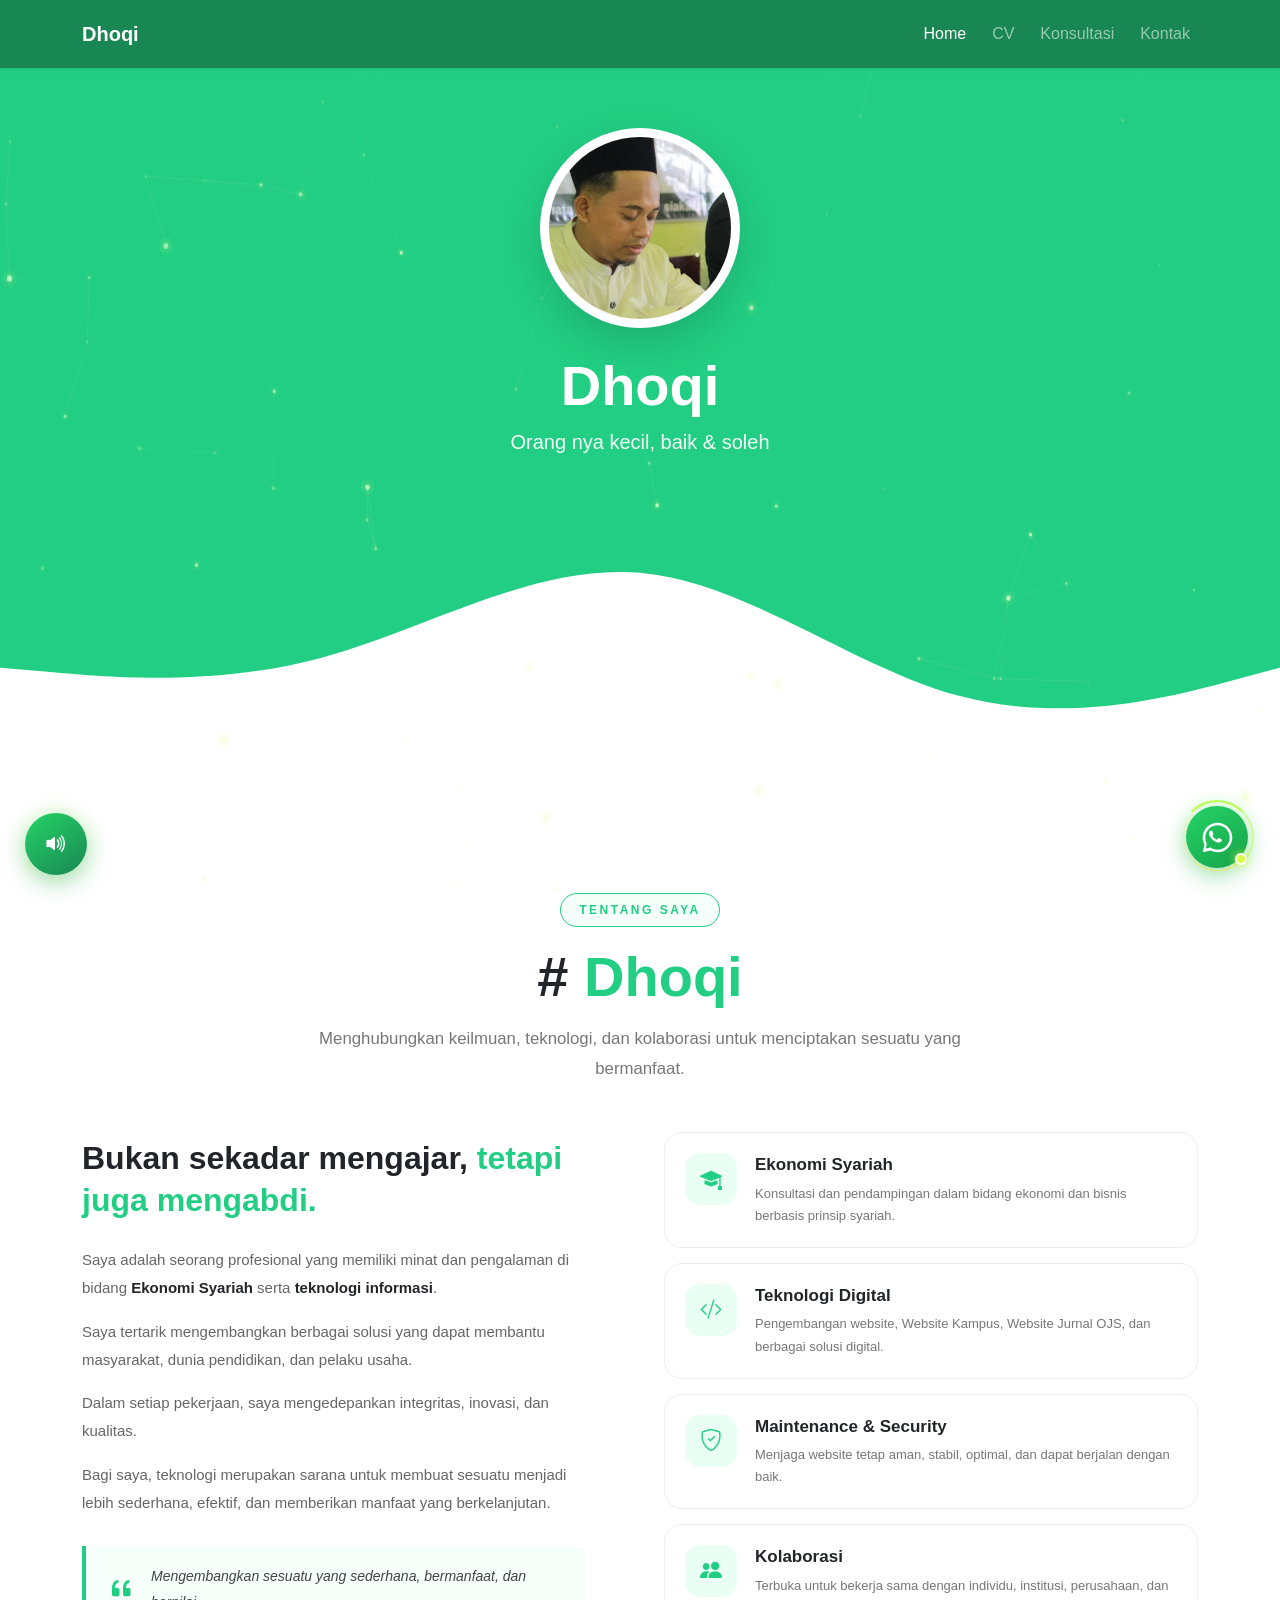
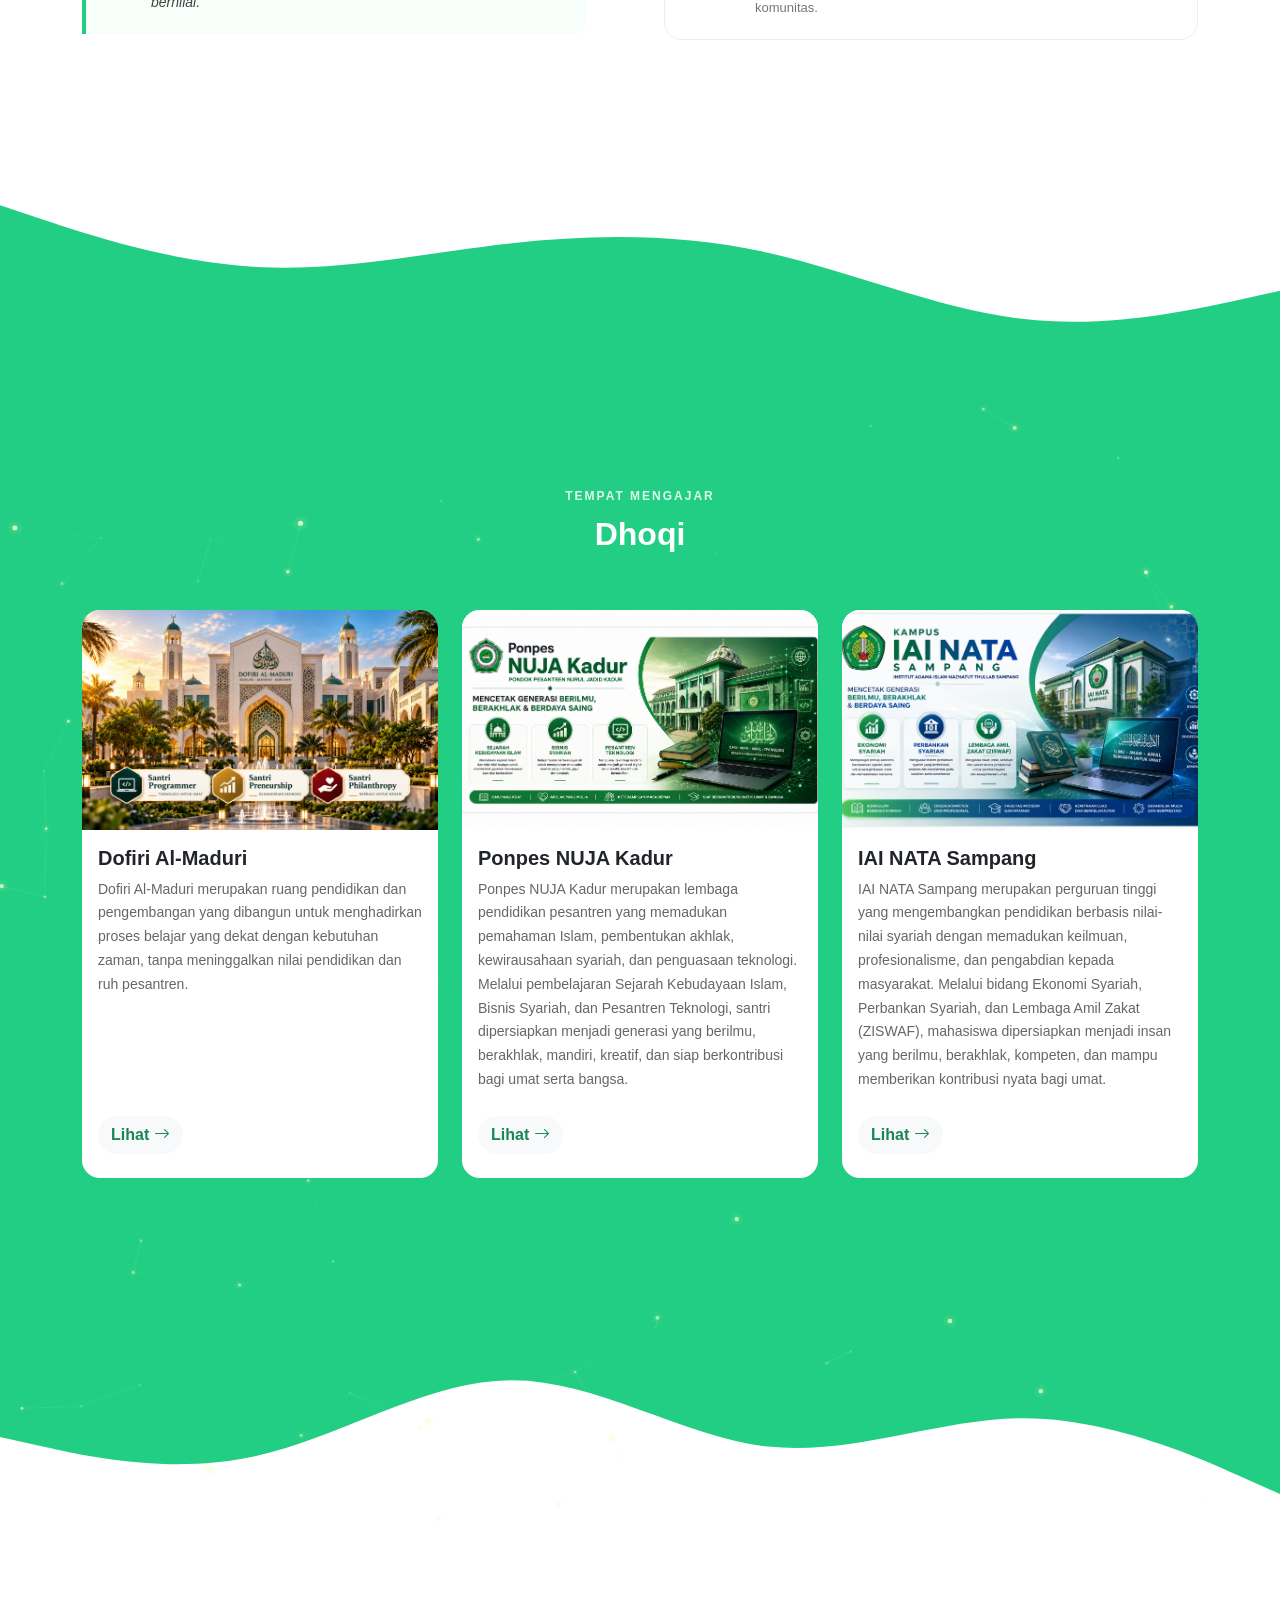
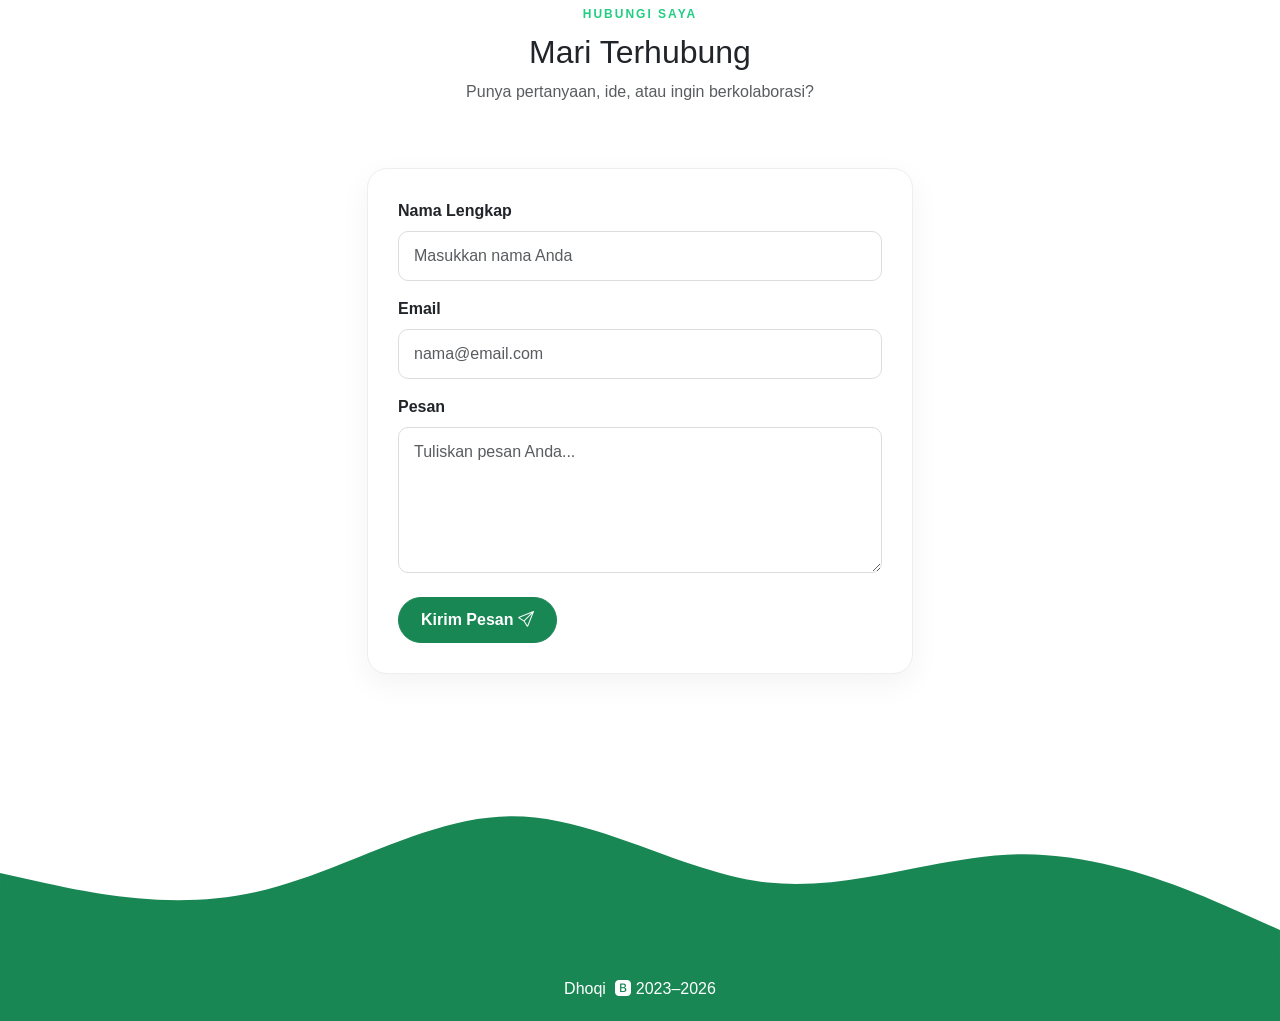
<file: index.html>
<!DOCTYPE html>
<html lang="id">

<head>

  <!-- ==================================================
       META
       ================================================== -->

  <!-- Menentukan karakter yang digunakan -->
  <meta charset="utf-8">

  <!-- Membuat website responsive di HP/tablet -->
  <meta name="viewport" content="width=device-width, initial-scale=1">


  <!-- ==================================================
       BOOTSTRAP CSS
       ================================================== -->

  <link
    href="https://cdn.jsdelivr.net/npm/bootstrap@5.0.2/dist/css/bootstrap.min.css"
    rel="stylesheet">


  <!-- ==================================================
       BOOTSTRAP ICON
       Digunakan untuk icon
       ================================================== -->

  <link
    rel="stylesheet"
    href="https://cdn.jsdelivr.net/npm/bootstrap-icons@1.10.5/font/bootstrap-icons.css">


  <!-- ==================================================
       CSS SENDIRI
       File style.css harus berada satu folder
       dengan index.html
       ================================================== -->

  <link rel="stylesheet" href="style.css">


  <!-- Judul pada tab browser -->

  <title>Dhoqi</title>

</head>


<body id="home">


  <!-- ==================================================
       NAVBAR
       ================================================== -->

  <nav class="navbar navbar-expand-lg navbar-dark bg-success shadow-sm fixed-top">

    <div class="container">

      <!-- Nama / Brand -->

      <a class="navbar-brand fw-bold" href="#home">
        Dhoqi
      </a>


      <!-- ==================================================
           TOMBOL HAMBURGER

           Tombol ini muncul di layar HP.
           Bootstrap JavaScript diperlukan agar tombol
           dapat membuka menu.
           ================================================== -->

      <button
        class="navbar-toggler"
        type="button"
        data-bs-toggle="collapse"
        data-bs-target="#navbarNav"
        aria-controls="navbarNav"
        aria-expanded="false"
        aria-label="Toggle navigation">

        <span class="navbar-toggler-icon"></span>

      </button>


      <!-- ==================================================
           MENU NAVBAR
           ================================================== -->

      <div class="collapse navbar-collapse" id="navbarNav">

        <ul class="navbar-nav ms-auto">


          <!-- Home -->

          <li class="nav-item">

            <a class="nav-link active" href="#home">
              Home
            </a>

          </li>


          <!-- Profil -->

          <li class="nav-item">

            <a class="nav-link" href="https://dhoqi.my.id/cv">
              CV
            </a>

          </li>


          <!-- Layanan -->

          <li class="nav-item">

            <a class="nav-link" href="https://dhoqi.my.id/konsultasi">
              Konsultasi
            </a>

          </li>


          <!-- Kontak -->

          <li class="nav-item">

            <a class="nav-link" href="https://dhoqi.my.id/kontak">
              Kontak
            </a>

          </li>


        </ul>

      </div>

    </div>

  </nav>


  <!-- ==================================================
       AKHIR NAVBAR
       ================================================== -->



  <!-- ==================================================
       HERO / JUMBOTRON
       ================================================== -->

  <section class="jumbotron text-center" id="hero">
  <canvas id="particle-network" class="particle-network"></canvas>
    <div class="container">


      <!-- Foto Profil -->

      <img
        src="img/SP.png"
        alt="Dhoqi"
        width="200"
        class="rounded-circle img-thumbnail hero-image">


      <!-- Nama -->

      <h1 class="display-4 fw-bold mt-4">
      Dhoqi
      </h1>


      <!-- Kalimat pendek -->

      <p class="lead">
        Orang nya kecil, baik &amp; soleh
      </p>


    </div>


    <!-- ==================================================
         WAVE HERO
         ================================================== -->

    <svg
      xmlns="http://www.w3.org/2000/svg"
      viewBox="0 0 1440 320"
      class="hero-wave">

      <path
        fill="#ffffff"
        d="M0,192L60,197.3C120,203,240,213,360,181.3C480,149,600,75,720,85.3C840,96,960,192,1080,224C1200,256,1320,224,1380,208L1440,192L1440,320L1380,320C1320,320,1200,320,1080,320C960,320,840,320,720,320C600,320,480,320,360,320C240,320,120,320,60,320L0,320Z">
      </path>

    </svg>

  </section>


  <!-- ==================================================
       AKHIR HERO
       ================================================== -->



  <!-- ==================================================
       PROFIL
       ================================================== -->

  <section id="profil" class="profil-section">

    <div class="container">


      <!-- Judul Profil -->

      <div class="row justify-content-center text-center mb-5">

        <div class="col-lg-8">

          <span class="profil-badge">
            TENTANG SAYA
          </span>

          <h2 class="profil-title">
            #
            <span>Dhoqi</span>
          </h2>

          <p class="profil-intro">
            Menghubungkan keilmuan, teknologi, dan kolaborasi
            untuk menciptakan sesuatu yang bermanfaat.
          </p>

        </div>

      </div>


      <!-- Isi Profil -->

      <div class="row align-items-center g-5">


        <!-- ==================================================
             KOLOM KIRI
             ================================================== -->

        <div class="col-lg-6">

          <div class="profil-text">

            <h3>
              Bukan sekadar mengajar,
              <span>tetapi juga mengabdi.</span>
            </h3>


            <p>
              Saya adalah seorang profesional yang memiliki minat
              dan pengalaman di bidang
              <strong>Ekonomi Syariah</strong> serta
              <strong>teknologi informasi</strong>.
            </p>


            <p>
              Saya tertarik mengembangkan berbagai solusi yang
              dapat membantu masyarakat, dunia pendidikan,
              dan pelaku usaha.
            </p>


            <p>
              Dalam setiap pekerjaan, saya mengedepankan
              integritas, inovasi, dan kualitas.
            </p>


            <p>
              Bagi saya, teknologi merupakan sarana untuk membuat
              sesuatu menjadi lebih sederhana, efektif,
              dan memberikan manfaat yang berkelanjutan.
            </p>


            <!-- Quote -->

            <div class="profil-highlight">

              <i class="bi bi-quote"></i>

              <p>
                Mengembangkan sesuatu yang sederhana,
                bermanfaat, dan bernilai.
              </p>

            </div>

          </div>

        </div>


        <!-- ==================================================
             KOLOM KANAN
             ================================================== -->

        <div class="col-lg-6">

          <div class="profil-card-wrapper">


            <!-- Card 1 -->

            <div class="profil-card">

              <div class="profil-icon">

                <i class="bi bi-mortarboard-fill"></i>

              </div>

              <div>

                <h4>
                  Ekonomi Syariah
                </h4>

                <p>
                  Konsultasi dan pendampingan dalam bidang
                  ekonomi dan bisnis berbasis prinsip syariah.
                </p>

              </div>

            </div>


            <!-- Card 2 -->

            <div class="profil-card">

              <div class="profil-icon">

                <i class="bi bi-code-slash"></i>

              </div>

              <div>

                <h4>
                  Teknologi Digital
                </h4>

                <p>
                  Pengembangan website, Website Kampus,
                  Website Jurnal OJS, dan berbagai solusi digital.
                </p>

              </div>

            </div>


            <!-- Card 3 -->

            <div class="profil-card">

              <div class="profil-icon">

                <i class="bi bi-shield-check"></i>

              </div>

              <div>

                <h4>
                  Maintenance & Security
                </h4>

                <p>
                  Menjaga website tetap aman, stabil,
                  optimal, dan dapat berjalan dengan baik.
                </p>

              </div>

            </div>


            <!-- Card 4 -->

            <div class="profil-card">

              <div class="profil-icon">

                <i class="bi bi-people-fill"></i>

              </div>

              <div>

                <h4>
                  Kolaborasi
                </h4>

                <p>
                  Terbuka untuk bekerja sama dengan individu,
                  institusi, perusahaan, dan komunitas.
                </p>

              </div>

            </div>


          </div>

        </div>

      </div>

    </div>


    <!-- Wave Profil -->

    <svg
      xmlns="http://www.w3.org/2000/svg"
      viewBox="0 0 1440 320"
      class="profil-wave">

      <path
        fill="#22CE83"
        d="M0,96L48,112C96,128,192,160,288,165.3C384,171,480,149,576,138.7C672,128,768,128,864,149.3C960,171,1056,213,1152,224C1248,235,1344,213,1392,202.7L1440,192L1440,320L1392,320C1344,320,1248,320,1152,320C1056,320,960,320,864,320C768,320,672,320,576,320C480,320,384,320,288,320C192,320,96,320,48,320L0,320Z">
      </path>

    </svg>

  </section>


  <!-- ==================================================
       AKHIR PROFIL
       ================================================== -->



  <!-- ==================================================
       LAYANAN
       ================================================== -->

  <section id="grup" class="layanan-section">
  <canvas id="particle-network-layanan" class="particle-network"></canvas>
    <div class="container">


      <!-- Judul Layanan -->

      <div class="row text-center mb-5">

        <div class="col">

          <span class="layanan-badge">
            TEMPAT MENGAJAR
          </span>

          <h2 class="layanan-title">
            Dhoqi
          </h2>

        </div>

      </div>


      <!-- Daftar Layanan -->

      <div class="row g-4">


        <!-- ==================================================
             LAYANAN 1
             ================================================== -->

        <div class="col-md-4">

          <div class="card layanan-card h-100">

            <img
              src="img/grup/dofirialmaduri.png"
              class="card-img-top"
              alt="Konsultan Ekonomi Syariah">


            <div class="card-body">

              <h5 class="card-title">
                Dofiri Al-Maduri
              </h5>

              <p class="card-text">
                Dofiri Al-Maduri merupakan ruang pendidikan dan pengembangan yang dibangun untuk menghadirkan proses belajar yang dekat dengan kebutuhan zaman, tanpa meninggalkan nilai pendidikan dan ruh pesantren.</p>

            </div>


            <div class="card-footer bg-transparent border-0 pb-4">

              <a
                class="btn btn-light layanan-button"
                href="https://dofirialmaduri.com"
                target="_blank">

                Lihat

                <i class="bi bi-arrow-right"></i>

              </a>

            </div>

          </div>

        </div>



        <!-- ==================================================
             LAYANAN 2
             ================================================== -->

        <div class="col-md-4">

          <div class="card layanan-card h-100">

            <img
              src="img/grup/ponpesnujakadur.png"
              class="card-img-top"
              alt="Jasa Website dan Jurnal OJS">


            <div class="card-body">

              <h5 class="card-title">
                Ponpes NUJA Kadur
              </h5>

              <p class="card-text">
                Ponpes NUJA Kadur merupakan lembaga pendidikan pesantren yang memadukan pemahaman Islam, pembentukan akhlak, kewirausahaan syariah, dan penguasaan teknologi. Melalui pembelajaran Sejarah Kebudayaan Islam, Bisnis Syariah, dan Pesantren Teknologi, santri dipersiapkan menjadi generasi yang berilmu, berakhlak, mandiri, kreatif, dan siap berkontribusi bagi umat serta bangsa.
              </p>

            </div>


            <div class="card-footer bg-transparent border-0 pb-4">

              <a
                class="btn btn-light layanan-button"
                href="https://www.google.com/local/place/fid/0x2dd9d9995ab7ef0d:0xbf79196f7a99d5df/photosphere?iu=https://streetviewpixels-pa.googleapis.com/v1/thumbnail?panoid%3DXQWZ-beb3wD6NQTrQt_e4w%26cb_client%3Dlu.gallery.gps%26w%3D160%26h%3D106%26yaw%3D121.79112%26pitch%3D0%26thumbfov%3D100&ik=CAISFlhRV1otYmViM3dENk5RVHJRdF9lNHc%3D"
                target="_blank">

                Lihat

                <i class="bi bi-arrow-right"></i>

              </a>

            </div>

          </div>

        </div>



        <!-- ==================================================
             LAYANAN 3
             ================================================== -->

        <div class="col-md-4">

          <div class="card layanan-card h-100">

            <img
              src="img/grup/iainatasampang.png"
              class="card-img-top"
              alt="Kolaborasi">


            <div class="card-body">

              <h5 class="card-title">
                IAI NATA Sampang
              </h5>

              <p class="card-text">
                IAI NATA Sampang merupakan perguruan tinggi yang mengembangkan pendidikan berbasis nilai-nilai syariah dengan memadukan keilmuan, profesionalisme, dan pengabdian kepada masyarakat. Melalui bidang Ekonomi Syariah, Perbankan Syariah, dan Lembaga Amil Zakat (ZISWAF), mahasiswa dipersiapkan menjadi insan yang berilmu, berakhlak, kompeten, dan mampu memberikan kontribusi nyata bagi umat.
              </p>

            </div>


            <div class="card-footer bg-transparent border-0 pb-4">

              <a
                class="btn btn-light layanan-button"
                href="https://iainata.ac.id"
                target="_blank">

                Lihat

                <i class="bi bi-arrow-right"></i>

              </a>

            </div>

          </div>

        </div>


      </div>

    </div>


    <!-- Wave Layanan -->

    <svg
      xmlns="http://www.w3.org/2000/svg"
      viewBox="0 0 1440 320"
      class="layanan-wave">

      <path
        fill="#ffffff"
        d="M0,224L48,234.7C96,245,192,267,288,245.3C384,224,480,160,576,160C672,160,768,224,864,234.7C960,245,1056,203,1152,202.7C1248,203,1344,245,1392,266.7L1440,288L1440,320L1392,320C1344,320,1248,320,1152,320C1056,320,960,320,864,320C768,320,672,320,576,320C480,320,384,320,288,320C192,320,96,320,48,320L0,320Z">
      </path>

    </svg>

  </section>


  <!-- ==================================================
       AKHIR LAYANAN
       ================================================== -->



  <!-- ==================================================
       KONTAK
       ================================================== -->

  <section id="kontak" class="kontak-section">

    <div class="container">


      <!-- Judul -->

      <div class="row text-center mb-5">

        <div class="col">

          <span class="kontak-badge">
            HUBUNGI SAYA
          </span>

          <h2>
            Mari Terhubung
          </h2>

          <p class="text-muted">
            Punya pertanyaan, ide, atau ingin berkolaborasi?
          </p>

        </div>

      </div>


      <!-- Form -->

      <div class="row justify-content-center">

        <div class="col-lg-6">

          <form class="kontak-form" id="kontak-form">


            <!-- Nama -->

            <div class="mb-3">

              <label
                for="name"
                class="form-label">

                Nama Lengkap

              </label>

              <input
                type="text"
                class="form-control"
                id="name"
                placeholder="Masukkan nama Anda">

            </div>


            <!-- Email -->

            <div class="mb-3">

              <label
                for="email"
                class="form-label">

                Email

              </label>

              <input
                type="email"
                class="form-control"
                id="email"
                placeholder="nama@email.com">

            </div>


            <!-- Pesan -->

            <div class="mb-4">

              <label
                for="pesan"
                class="form-label">

                Pesan

              </label>

              <textarea
                class="form-control"
                id="pesan"
                rows="5"
                placeholder="Tuliskan pesan Anda..."></textarea>

            </div>


            <!-- Tombol -->

            <button
              type="submit"
              class="btn btn-success kontak-button">

              Kirim Pesan

              <i class="bi bi-send"></i>

            </button>


          </form>

        </div>

      </div>

    </div>

  </section>


  <!-- ==================================================
       AKHIR KONTAK
       ================================================== -->



  <!-- ==================================================
       FOOTER WAVE
       ================================================== -->

  <svg
    xmlns="http://www.w3.org/2000/svg"
    viewBox="0 0 1440 320"
    class="footer-wave">

    <path
      fill="#198754"
      d="M0,224L48,234.7C96,245,192,267,288,245.3C384,224,480,160,576,160C672,160,768,224,864,234.7C960,245,1056,203,1152,202.7C1248,203,1344,245,1392,266.7L1440,288L1440,320L1392,320C1344,320,1248,320,1152,320C1056,320,960,320,864,320C768,320,672,320,576,320C480,320,384,320,288,320C192,320,96,320,48,320L0,320Z">
    </path>

  </svg>



  <!-- ==================================================
       FOOTER
       ================================================== -->

  <footer class="footer bg-success text-white text-center">

    <div class="container">

      <p>
        Dhoqi

        <i class="bi bi-bootstrap-fill"></i>

        2023–2026
      </p>

    </div>

  </footer>

<!-- =====================================================
     WHATSAPP FLOATING BUTTON
     ===================================================== -->

<div class="whatsapp-floating">

    <a
    href="https://wa.me/6285257059250?text=Assalamualaikum%20Dhoqi%2C%20saya%20ingin%20bertanya."
    target="_blank"
    rel="noopener noreferrer"
    class="whatsapp-button"
    aria-label="Chat WhatsApp Admin"
>

        <!-- Radar / Gelombang -->
        <span class="wa-radar radar-1"></span>
        <span class="wa-radar radar-2"></span>
        <span class="wa-radar radar-3"></span>

        <!-- Lingkaran berputar -->
        <span class="wa-orbit orbit-1"></span>
        <span class="wa-orbit orbit-2"></span>

        <!-- Logo WhatsApp -->
        <span class="whatsapp-icon">

            <svg
                viewBox="0 0 32 32"
                xmlns="http://www.w3.org/2000/svg"
                aria-hidden="true"
            >
                <path
                    fill="#ffffff"
                    d="M19.11 17.33c-.27-.14-1.59-.78-1.83-.87-.25-.09-.43-.14-.61.14-.18.27-.7.87-.86 1.05-.16.18-.32.2-.59.07-.27-.14-1.13-.42-2.15-1.34-.79-.7-1.33-1.56-1.49-1.82-.16-.27-.02-.41.12-.54.12-.12.27-.32.41-.48.14-.16.18-.27.27-.45.09-.18.05-.34-.02-.48-.07-.14-.61-1.47-.84-2.01-.22-.53-.45-.46-.61-.47h-.52c-.18 0-.48.07-.73.34-.25.27-.95.93-.95 2.26s.98 2.62 1.11 2.8c.14.18 1.93 2.95 4.67 4.13.65.28 1.16.45 1.56.58.66.21 1.26.18 1.73.11.53-.08 1.59-.65 1.82-1.28.23-.63.23-1.17.16-1.28-.07-.11-.25-.18-.52-.32z"
                />

                <path
                    fill="#ffffff"
                    d="M16 3.2c-7.07 0-12.8 5.73-12.8 12.8 0 2.26.59 4.38 1.63 6.22L3.2 28.8l6.77-1.59A12.75 12.75 0 0 0 16 28.8c7.07 0 12.8-5.73 12.8-12.8S23.07 3.2 16 3.2zm0 23.4c-2.13 0-4.1-.63-5.76-1.72l-.41-.27-4.02.94.96-3.91-.27-.43A10.57 10.57 0 0 1 5.43 16C5.43 10.17 10.17 5.43 16 5.43S26.57 10.17 26.57 16 21.83 26.6 16 26.6z"
                />
            </svg>

        </span>

        <!-- Titik kecil -->
        <span class="wa-status"></span>

    </a>

</div>

  <!-- ==================================================
       BOOTSTRAP JAVASCRIPT
       
       INI PENTING!

       Script ini membuat tombol hamburger Navbar
       berfungsi pada perangkat mobile.

       Saya sengaja TIDAK menggunakan integrity
       agar tidak terjadi error pemuatan script.
       ================================================== -->

  <script src="https://cdn.jsdelivr.net/npm/bootstrap@5.0.2/dist/js/bootstrap.bundle.min.js"></script>
  <script src="particles.js"></script>

  <!-- BACKSOUND WEBSITE -->
<audio id="background-music" loop>
    <source src="audio/backsound.mp3" type="audio/mpeg">
</audio>

<!-- TOMBOL MUSIC -->
<button id="music-button" aria-label="Putar atau hentikan musik">
    <i class="bi bi-volume-up-fill"></i>
</button>

<script src="particles.js"></script>
<script src="music.js"></script>
  

  <!-- Form kontak: membuka aplikasi email pengguna dengan pesan siap dikirim -->
  <script>
    document.getElementById("kontak-form").addEventListener("submit", function (event) {
      event.preventDefault();
      const nama = document.getElementById("name").value.trim();
      const email = document.getElementById("email").value.trim();
      const pesan = document.getElementById("pesan").value.trim();
      const subject = encodeURIComponent("Pesan website dari " + nama);
      const body = encodeURIComponent(
        "Nama: " + nama + "\n" +
        "Email pengirim: " + email + "\n\n" +
        "Pesan:\n" + pesan
      );
      window.location.href = "mailto:dhoqi15@gmail.com?subject=" + subject + "&body=" + body;
    });
  </script>

</body>

</html>
</file>
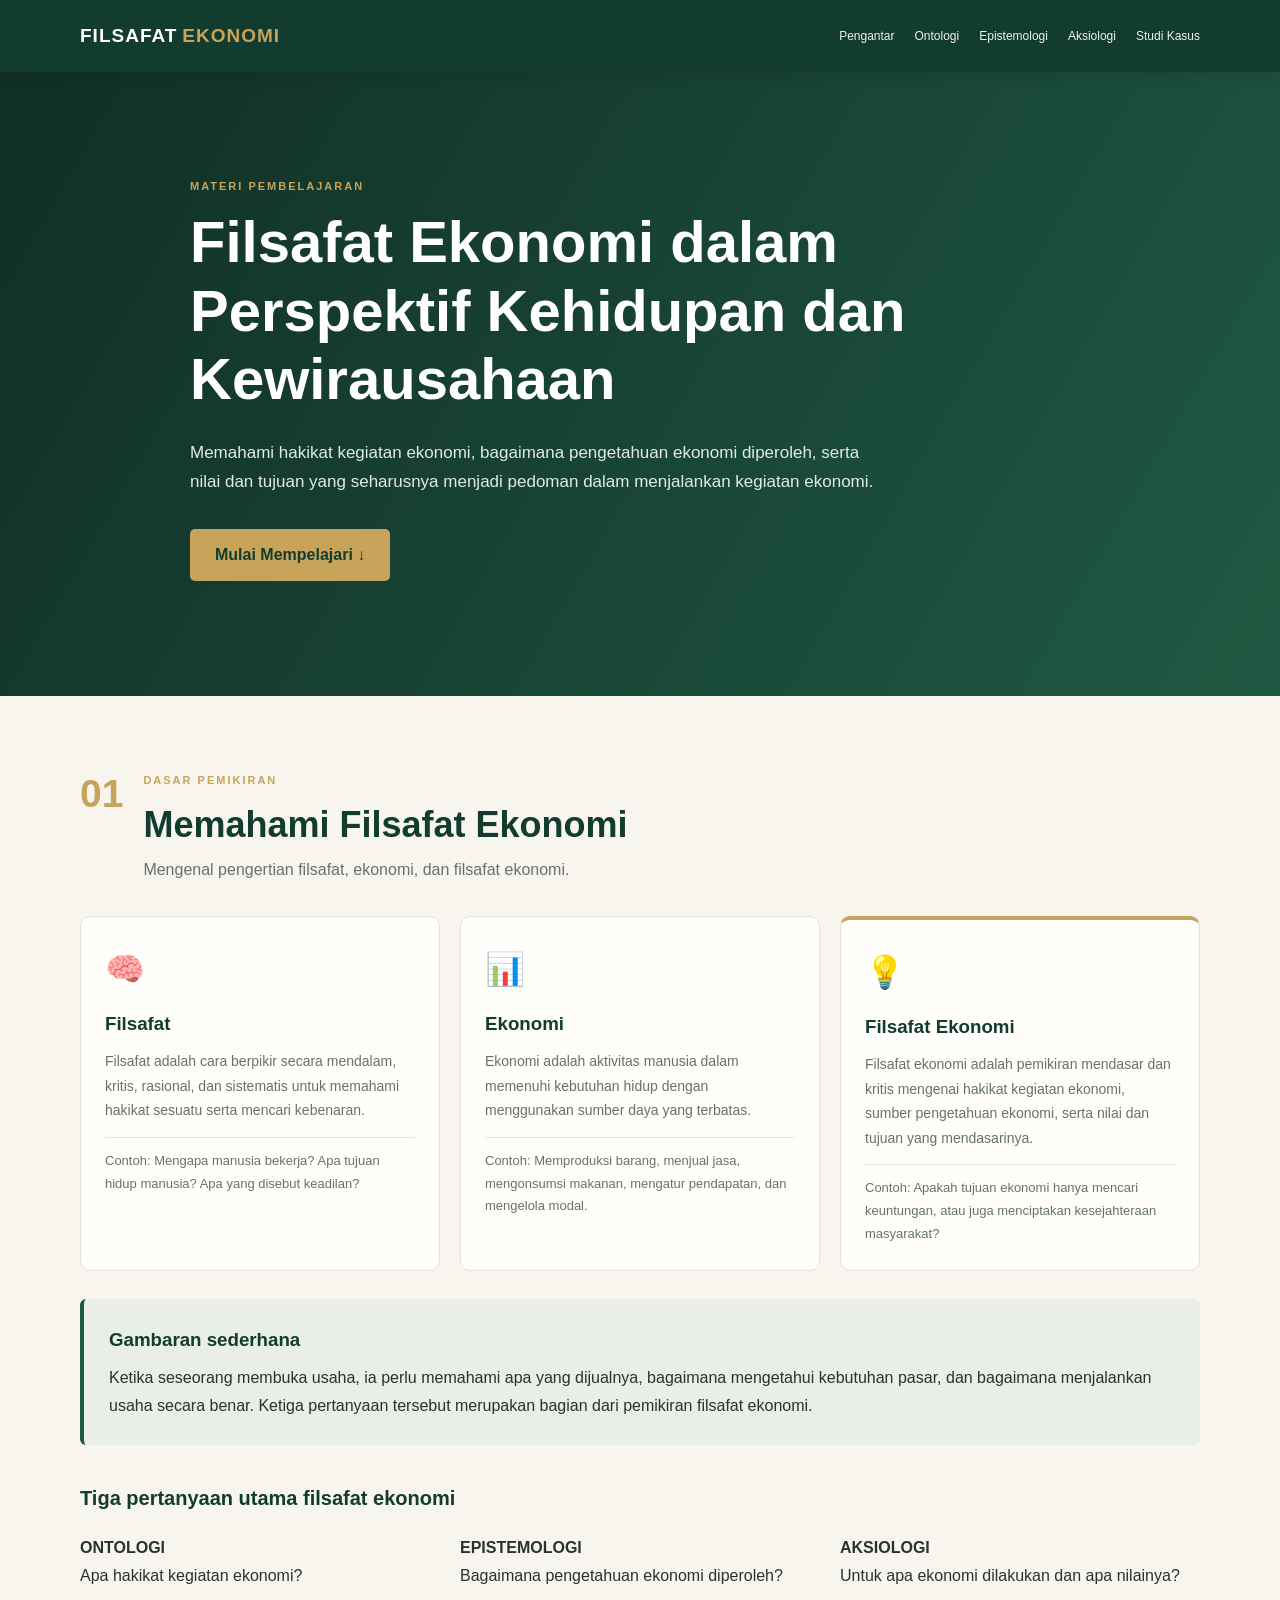
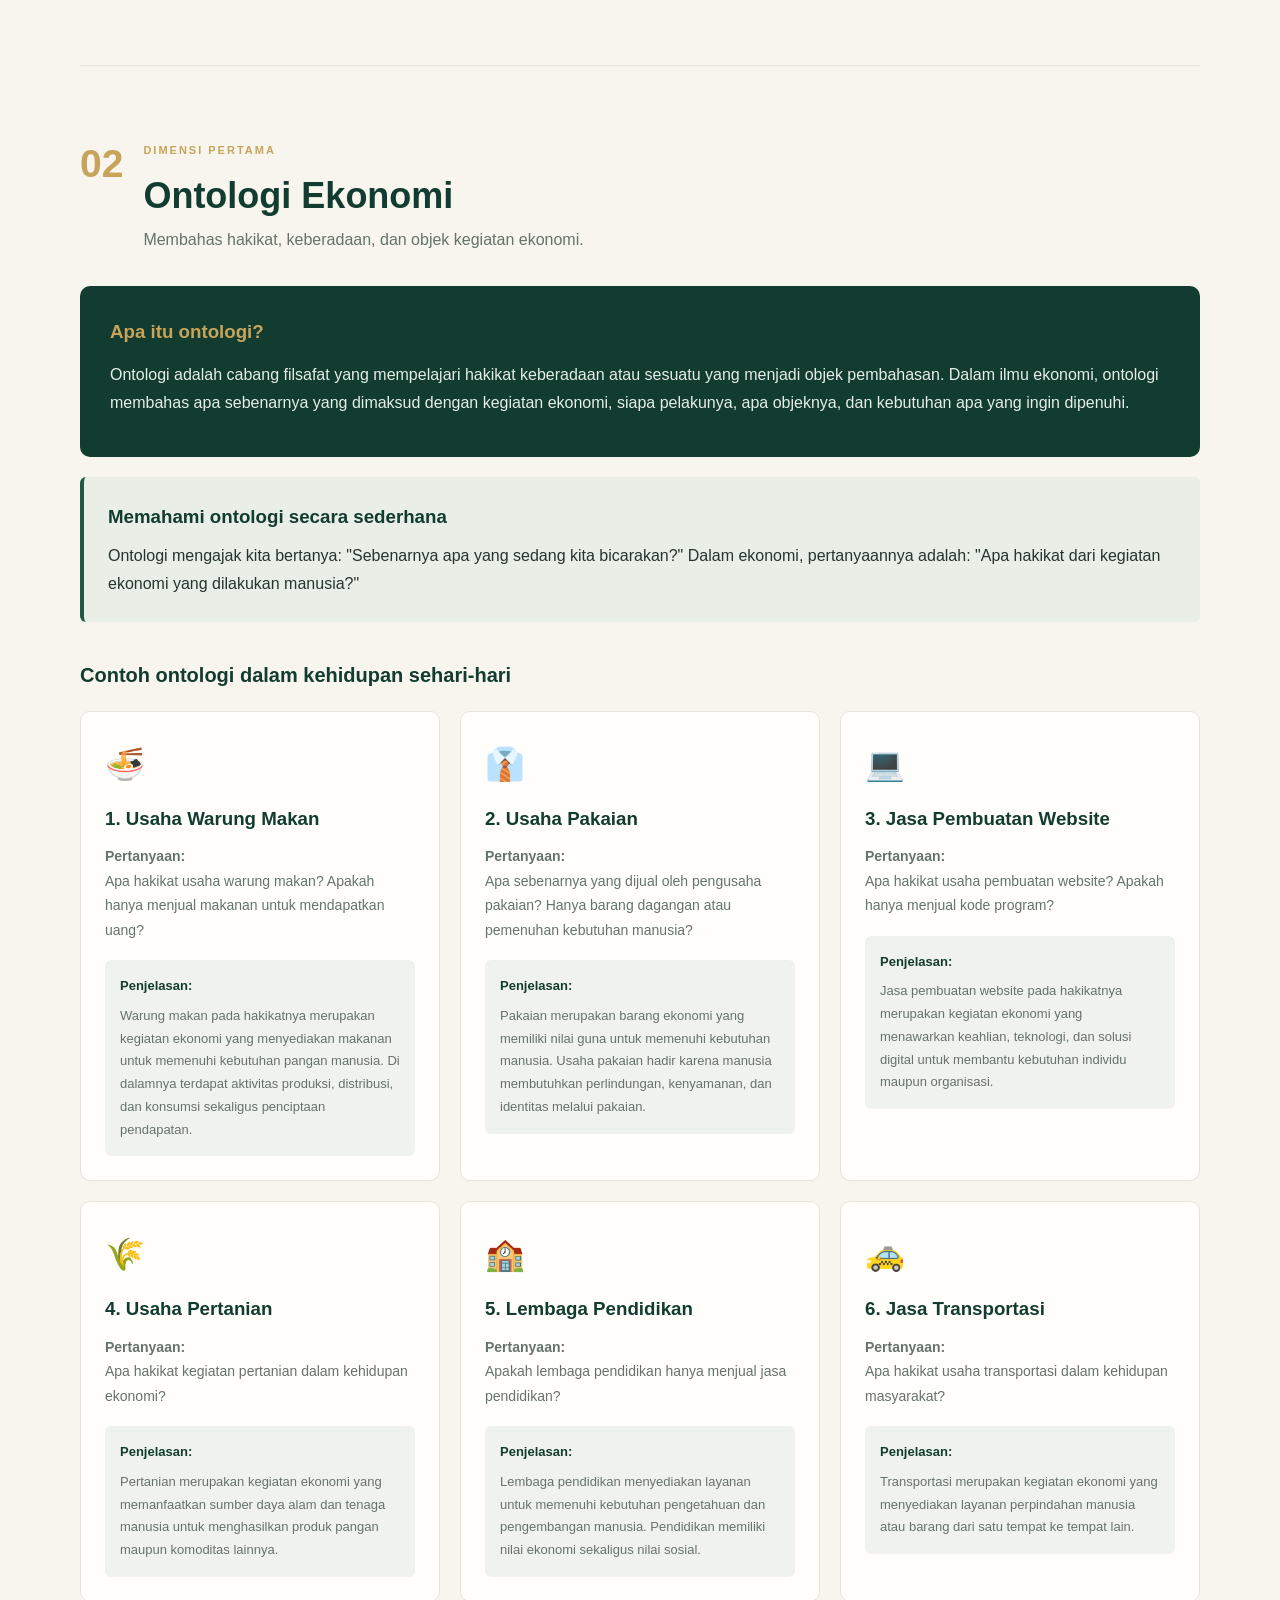
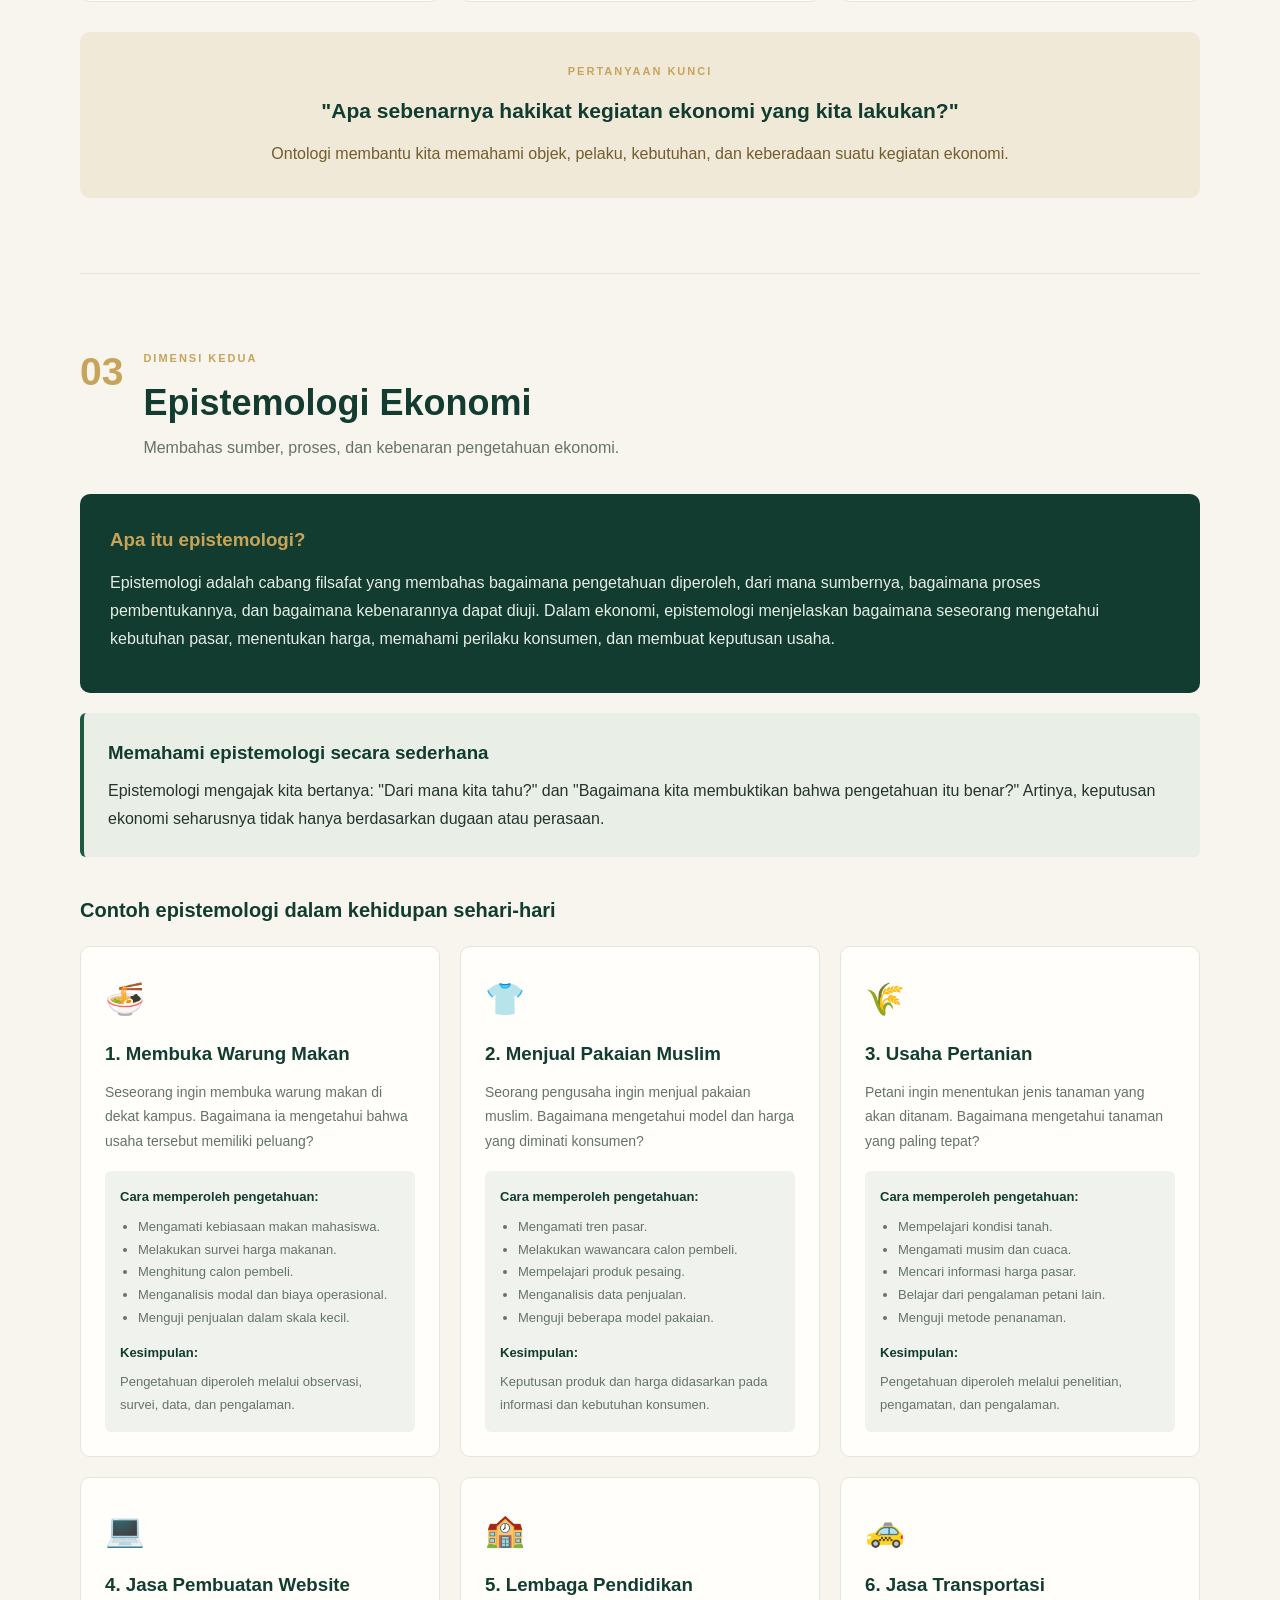
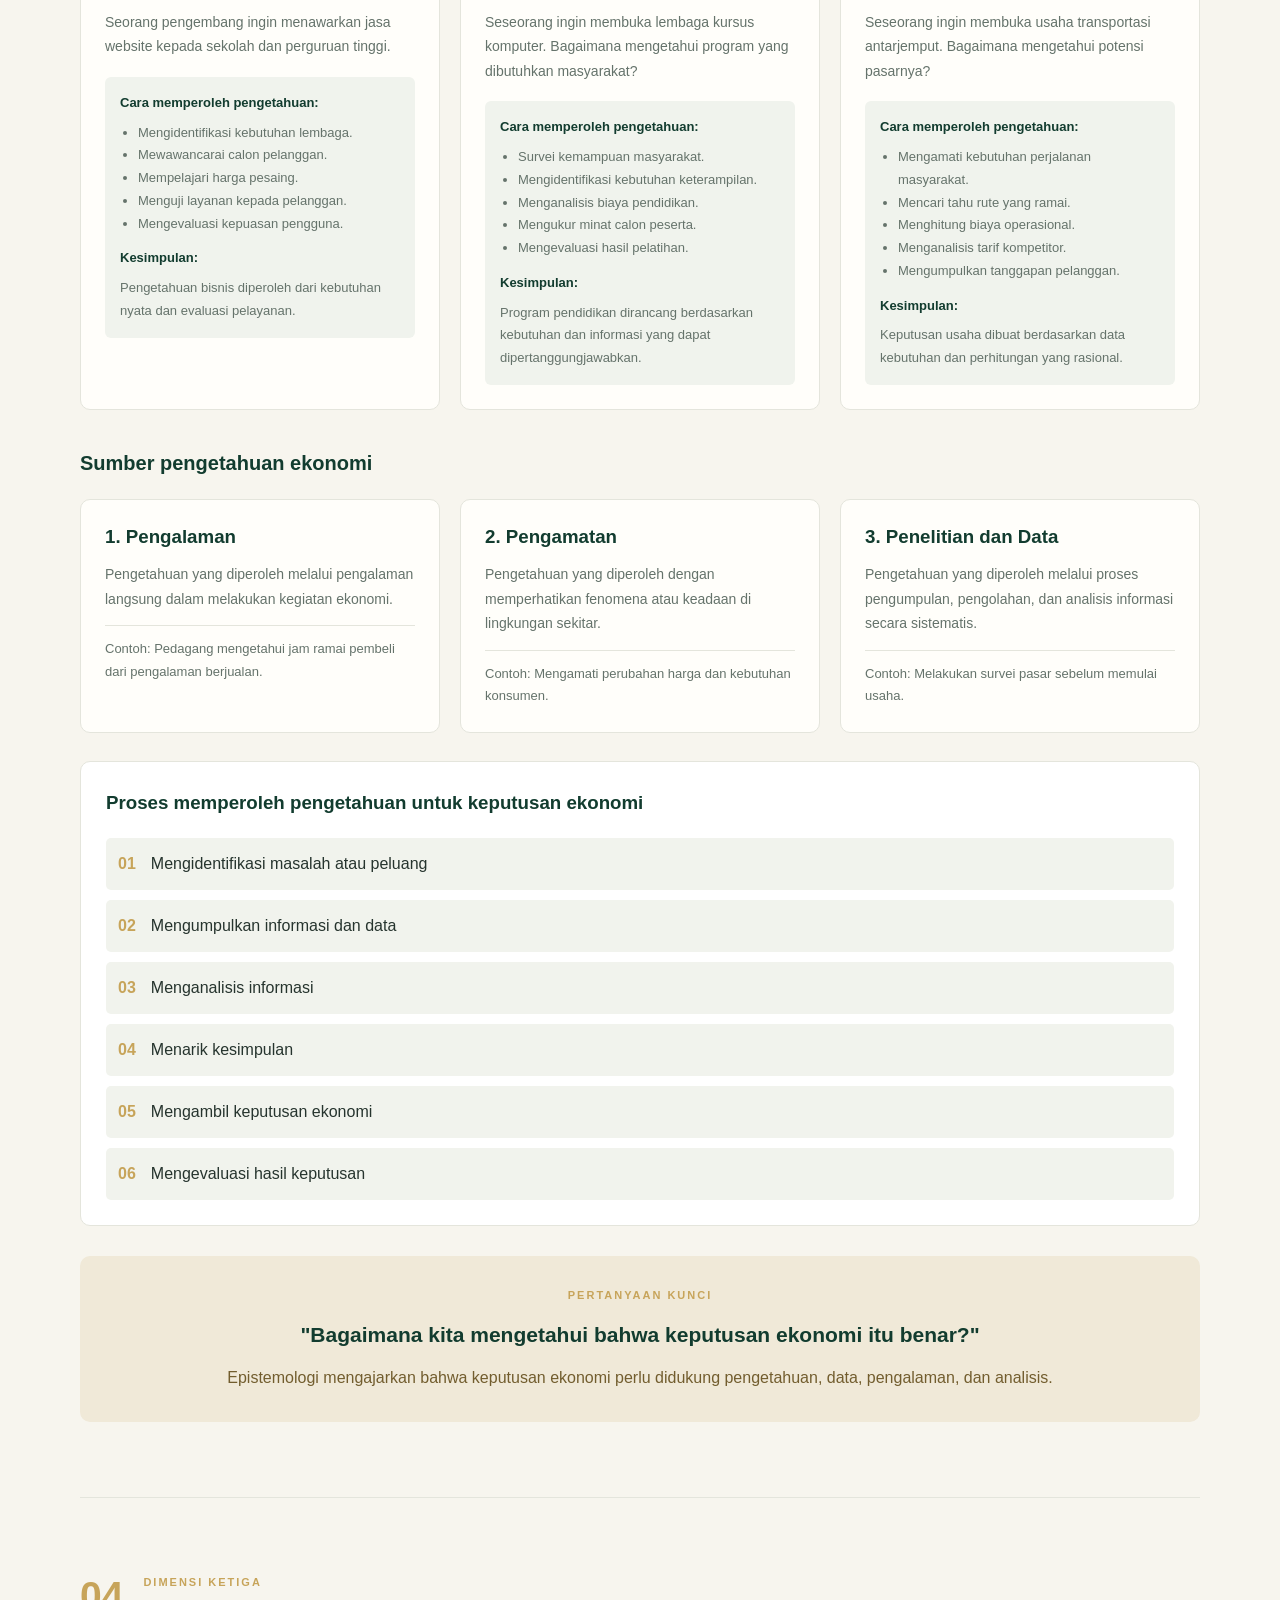
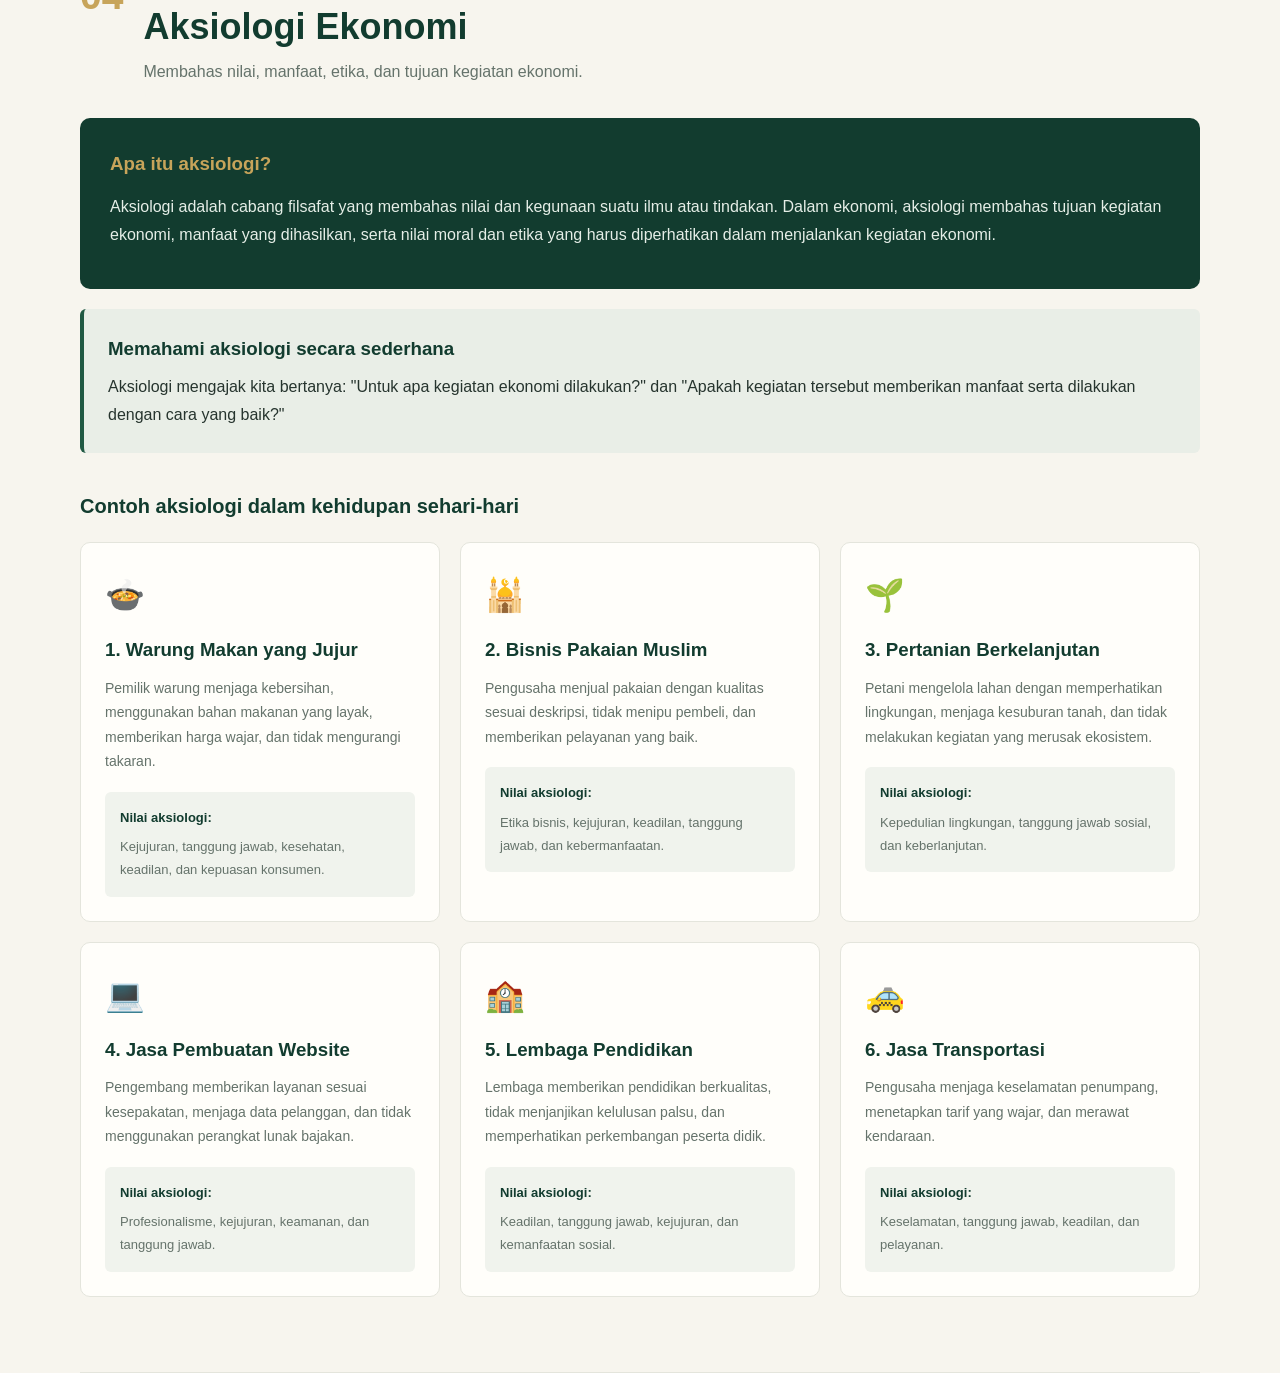
<file: filsafat-ekonomi/index.html>
<!DOCTYPE html>
<html lang="id">
<head>
  <meta charset="UTF-8">
  <meta name="viewport" content="width=device-width, initial-scale=1.0">
  <meta name="description" content="Materi lengkap Filsafat Ekonomi: Ontologi, Epistemologi, dan Aksiologi dalam perspektif kewirausahaan.">
  <title>Filsafat Ekonomi | Materi Pembelajaran</title>
  <link rel="stylesheet" href="style.css">
</head>
<body>

<header class="header">
  <div class="container nav">
    <a href="#" class="logo">FILSAFAT<span>EKONOMI</span></a>
    <nav>
      <a href="#pengantar">Pengantar</a>
      <a href="#ontologi">Ontologi</a>
      <a href="#epistemologi">Epistemologi</a>
      <a href="#aksiologi">Aksiologi</a>
      <a href="#studi-kasus">Studi Kasus</a>
    </nav>
  </div>
</header>

<section class="hero">
  <div class="container hero-content">
    <span class="eyebrow">MATERI PEMBELAJARAN</span>
    <h1>Filsafat Ekonomi dalam Perspektif Kehidupan dan Kewirausahaan</h1>
    <p>
      Memahami hakikat kegiatan ekonomi, bagaimana pengetahuan ekonomi
      diperoleh, serta nilai dan tujuan yang seharusnya menjadi pedoman
      dalam menjalankan kegiatan ekonomi.
    </p>
    <a href="#pengantar" class="btn">Mulai Mempelajari ↓</a>
  </div>
</section>

<main class="container">

<!-- PENGANTAR -->
<section id="pengantar" class="section">
  <div class="section-heading">
    <span class="number">01</span>
    <div>
      <span class="eyebrow">DASAR PEMIKIRAN</span>
      <h2>Memahami Filsafat Ekonomi</h2>
      <p class="subtitle">Mengenal pengertian filsafat, ekonomi, dan filsafat ekonomi.</p>
    </div>
  </div>

  <div class="three-cards">
    <article class="card">
      <span class="emoji">🧠</span>
      <h3>Filsafat</h3>
      <p>
        Filsafat adalah cara berpikir secara mendalam, kritis, rasional,
        dan sistematis untuk memahami hakikat sesuatu serta mencari
        kebenaran.
      </p>
      <p class="example">
        Contoh: Mengapa manusia bekerja? Apa tujuan hidup manusia?
        Apa yang disebut keadilan?
      </p>
    </article>

    <article class="card">
      <span class="emoji">📊</span>
      <h3>Ekonomi</h3>
      <p>
        Ekonomi adalah aktivitas manusia dalam memenuhi kebutuhan hidup
        dengan menggunakan sumber daya yang terbatas.
      </p>
      <p class="example">
        Contoh: Memproduksi barang, menjual jasa, mengonsumsi makanan,
        mengatur pendapatan, dan mengelola modal.
      </p>
    </article>

    <article class="card featured">
      <span class="emoji">💡</span>
      <h3>Filsafat Ekonomi</h3>
      <p>
        Filsafat ekonomi adalah pemikiran mendasar dan kritis mengenai
        hakikat kegiatan ekonomi, sumber pengetahuan ekonomi, serta
        nilai dan tujuan yang mendasarinya.
      </p>
      <p class="example">
        Contoh: Apakah tujuan ekonomi hanya mencari keuntungan,
        atau juga menciptakan kesejahteraan masyarakat?
      </p>
    </article>
  </div>

  <div class="highlight">
    <h3>Gambaran sederhana</h3>
    <p>
      Ketika seseorang membuka usaha, ia perlu memahami apa yang
      dijualnya, bagaimana mengetahui kebutuhan pasar, dan bagaimana
      menjalankan usaha secara benar. Ketiga pertanyaan tersebut
      merupakan bagian dari pemikiran filsafat ekonomi.
    </p>
  </div>

  <h3 class="subheading">Tiga pertanyaan utama filsafat ekonomi</h3>
  <div class="three-cards">
    <div class="mini-card">
      <strong>ONTOLOGI</strong>
      <p>Apa hakikat kegiatan ekonomi?</p>
    </div>
    <div class="mini-card">
      <strong>EPISTEMOLOGI</strong>
      <p>Bagaimana pengetahuan ekonomi diperoleh?</p>
    </div>
    <div class="mini-card">
      <strong>AKSIOLOGI</strong>
      <p>Untuk apa ekonomi dilakukan dan apa nilainya?</p>
    </div>
  </div>
</section>

<!-- ONTOLOGI -->
<section id="ontologi" class="section">
  <div class="section-heading">
    <span class="number">02</span>
    <div>
      <span class="eyebrow">DIMENSI PERTAMA</span>
      <h2>Ontologi Ekonomi</h2>
      <p class="subtitle">Membahas hakikat, keberadaan, dan objek kegiatan ekonomi.</p>
    </div>
  </div>

  <div class="definition">
    <h3>Apa itu ontologi?</h3>
    <p>
      Ontologi adalah cabang filsafat yang mempelajari hakikat
      keberadaan atau sesuatu yang menjadi objek pembahasan.
      Dalam ilmu ekonomi, ontologi membahas apa sebenarnya yang
      dimaksud dengan kegiatan ekonomi, siapa pelakunya, apa objeknya,
      dan kebutuhan apa yang ingin dipenuhi.
    </p>
  </div>

  <div class="concept-box">
    <h3>Memahami ontologi secara sederhana</h3>
    <p>
      Ontologi mengajak kita bertanya: "Sebenarnya apa yang sedang
      kita bicarakan?" Dalam ekonomi, pertanyaannya adalah:
      "Apa hakikat dari kegiatan ekonomi yang dilakukan manusia?"
    </p>
  </div>

  <h3 class="subheading">Contoh ontologi dalam kehidupan sehari-hari</h3>

  <div class="example-grid">
    <article class="example-card">
      <span class="emoji">🍜</span>
      <h3>1. Usaha Warung Makan</h3>
      <p><strong>Pertanyaan:</strong></p>
      <p>
        Apa hakikat usaha warung makan? Apakah hanya menjual makanan
        untuk mendapatkan uang?
      </p>
      <div class="answer">
        <strong>Penjelasan:</strong>
        Warung makan pada hakikatnya merupakan kegiatan ekonomi yang
        menyediakan makanan untuk memenuhi kebutuhan pangan manusia.
        Di dalamnya terdapat aktivitas produksi, distribusi, dan
        konsumsi sekaligus penciptaan pendapatan.
      </div>
    </article>

    <article class="example-card">
      <span class="emoji">👔</span>
      <h3>2. Usaha Pakaian</h3>
      <p><strong>Pertanyaan:</strong></p>
      <p>
        Apa sebenarnya yang dijual oleh pengusaha pakaian?
        Hanya barang dagangan atau pemenuhan kebutuhan manusia?
      </p>
      <div class="answer">
        <strong>Penjelasan:</strong>
        Pakaian merupakan barang ekonomi yang memiliki nilai guna
        untuk memenuhi kebutuhan manusia. Usaha pakaian hadir karena
        manusia membutuhkan perlindungan, kenyamanan, dan identitas
        melalui pakaian.
      </div>
    </article>

    <article class="example-card">
      <span class="emoji">💻</span>
      <h3>3. Jasa Pembuatan Website</h3>
      <p><strong>Pertanyaan:</strong></p>
      <p>
        Apa hakikat usaha pembuatan website? Apakah hanya menjual
        kode program?
      </p>
      <div class="answer">
        <strong>Penjelasan:</strong>
        Jasa pembuatan website pada hakikatnya merupakan kegiatan
        ekonomi yang menawarkan keahlian, teknologi, dan solusi
        digital untuk membantu kebutuhan individu maupun organisasi.
      </div>
    </article>

    <article class="example-card">
      <span class="emoji">🌾</span>
      <h3>4. Usaha Pertanian</h3>
      <p><strong>Pertanyaan:</strong></p>
      <p>
        Apa hakikat kegiatan pertanian dalam kehidupan ekonomi?
      </p>
      <div class="answer">
        <strong>Penjelasan:</strong>
        Pertanian merupakan kegiatan ekonomi yang memanfaatkan
        sumber daya alam dan tenaga manusia untuk menghasilkan
        produk pangan maupun komoditas lainnya.
      </div>
    </article>

    <article class="example-card">
      <span class="emoji">🏫</span>
      <h3>5. Lembaga Pendidikan</h3>
      <p><strong>Pertanyaan:</strong></p>
      <p>
        Apakah lembaga pendidikan hanya menjual jasa pendidikan?
      </p>
      <div class="answer">
        <strong>Penjelasan:</strong>
        Lembaga pendidikan menyediakan layanan untuk memenuhi
        kebutuhan pengetahuan dan pengembangan manusia. Pendidikan
        memiliki nilai ekonomi sekaligus nilai sosial.
      </div>
    </article>

    <article class="example-card">
      <span class="emoji">🚕</span>
      <h3>6. Jasa Transportasi</h3>
      <p><strong>Pertanyaan:</strong></p>
      <p>
        Apa hakikat usaha transportasi dalam kehidupan masyarakat?
      </p>
      <div class="answer">
        <strong>Penjelasan:</strong>
        Transportasi merupakan kegiatan ekonomi yang menyediakan
        layanan perpindahan manusia atau barang dari satu tempat
        ke tempat lain.
      </div>
    </article>
  </div>

  <div class="question-box">
    <span class="eyebrow">PERTANYAAN KUNCI</span>
    <h3>"Apa sebenarnya hakikat kegiatan ekonomi yang kita lakukan?"</h3>
    <p>
      Ontologi membantu kita memahami objek, pelaku, kebutuhan,
      dan keberadaan suatu kegiatan ekonomi.
    </p>
  </div>
</section>

<!-- EPISTEMOLOGI -->
<section id="epistemologi" class="section">
  <div class="section-heading">
    <span class="number">03</span>
    <div>
      <span class="eyebrow">DIMENSI KEDUA</span>
      <h2>Epistemologi Ekonomi</h2>
      <p class="subtitle">Membahas sumber, proses, dan kebenaran pengetahuan ekonomi.</p>
    </div>
  </div>

  <div class="definition">
    <h3>Apa itu epistemologi?</h3>
    <p>
      Epistemologi adalah cabang filsafat yang membahas bagaimana
      pengetahuan diperoleh, dari mana sumbernya, bagaimana proses
      pembentukannya, dan bagaimana kebenarannya dapat diuji.
      Dalam ekonomi, epistemologi menjelaskan bagaimana seseorang
      mengetahui kebutuhan pasar, menentukan harga, memahami
      perilaku konsumen, dan membuat keputusan usaha.
    </p>
  </div>

  <div class="concept-box">
    <h3>Memahami epistemologi secara sederhana</h3>
    <p>
      Epistemologi mengajak kita bertanya: "Dari mana kita tahu?"
      dan "Bagaimana kita membuktikan bahwa pengetahuan itu benar?"
      Artinya, keputusan ekonomi seharusnya tidak hanya berdasarkan
      dugaan atau perasaan.
    </p>
  </div>

  <h3 class="subheading">Contoh epistemologi dalam kehidupan sehari-hari</h3>

  <div class="example-grid">
    <article class="example-card">
      <span class="emoji">🍜</span>
      <h3>1. Membuka Warung Makan</h3>
      <p>
        Seseorang ingin membuka warung makan di dekat kampus.
        Bagaimana ia mengetahui bahwa usaha tersebut memiliki peluang?
      </p>
      <div class="answer">
        <strong>Cara memperoleh pengetahuan:</strong>
        <ul>
          <li>Mengamati kebiasaan makan mahasiswa.</li>
          <li>Melakukan survei harga makanan.</li>
          <li>Menghitung calon pembeli.</li>
          <li>Menganalisis modal dan biaya operasional.</li>
          <li>Menguji penjualan dalam skala kecil.</li>
        </ul>
        <strong>Kesimpulan:</strong>
        Pengetahuan diperoleh melalui observasi, survei, data,
        dan pengalaman.
      </div>
    </article>

    <article class="example-card">
      <span class="emoji">👕</span>
      <h3>2. Menjual Pakaian Muslim</h3>
      <p>
        Seorang pengusaha ingin menjual pakaian muslim.
        Bagaimana mengetahui model dan harga yang diminati konsumen?
      </p>
      <div class="answer">
        <strong>Cara memperoleh pengetahuan:</strong>
        <ul>
          <li>Mengamati tren pasar.</li>
          <li>Melakukan wawancara calon pembeli.</li>
          <li>Mempelajari produk pesaing.</li>
          <li>Menganalisis data penjualan.</li>
          <li>Menguji beberapa model pakaian.</li>
        </ul>
        <strong>Kesimpulan:</strong>
        Keputusan produk dan harga didasarkan pada informasi
        dan kebutuhan konsumen.
      </div>
    </article>

    <article class="example-card">
      <span class="emoji">🌾</span>
      <h3>3. Usaha Pertanian</h3>
      <p>
        Petani ingin menentukan jenis tanaman yang akan ditanam.
        Bagaimana mengetahui tanaman yang paling tepat?
      </p>
      <div class="answer">
        <strong>Cara memperoleh pengetahuan:</strong>
        <ul>
          <li>Mempelajari kondisi tanah.</li>
          <li>Mengamati musim dan cuaca.</li>
          <li>Mencari informasi harga pasar.</li>
          <li>Belajar dari pengalaman petani lain.</li>
          <li>Menguji metode penanaman.</li>
        </ul>
        <strong>Kesimpulan:</strong>
        Pengetahuan diperoleh melalui penelitian, pengamatan,
        dan pengalaman.
      </div>
    </article>

    <article class="example-card">
      <span class="emoji">💻</span>
      <h3>4. Jasa Pembuatan Website</h3>
      <p>
        Seorang pengembang ingin menawarkan jasa website kepada
        sekolah dan perguruan tinggi.
      </p>
      <div class="answer">
        <strong>Cara memperoleh pengetahuan:</strong>
        <ul>
          <li>Mengidentifikasi kebutuhan lembaga.</li>
          <li>Mewawancarai calon pelanggan.</li>
          <li>Mempelajari harga pesaing.</li>
          <li>Menguji layanan kepada pelanggan.</li>
          <li>Mengevaluasi kepuasan pengguna.</li>
        </ul>
        <strong>Kesimpulan:</strong>
        Pengetahuan bisnis diperoleh dari kebutuhan nyata
        dan evaluasi pelayanan.
      </div>
    </article>

    <article class="example-card">
      <span class="emoji">🏫</span>
      <h3>5. Lembaga Pendidikan</h3>
      <p>
        Seseorang ingin membuka lembaga kursus komputer.
        Bagaimana mengetahui program yang dibutuhkan masyarakat?
      </p>
      <div class="answer">
        <strong>Cara memperoleh pengetahuan:</strong>
        <ul>
          <li>Survei kemampuan masyarakat.</li>
          <li>Mengidentifikasi kebutuhan keterampilan.</li>
          <li>Menganalisis biaya pendidikan.</li>
          <li>Mengukur minat calon peserta.</li>
          <li>Mengevaluasi hasil pelatihan.</li>
        </ul>
        <strong>Kesimpulan:</strong>
        Program pendidikan dirancang berdasarkan kebutuhan
        dan informasi yang dapat dipertanggungjawabkan.
      </div>
    </article>

    <article class="example-card">
      <span class="emoji">🚕</span>
      <h3>6. Jasa Transportasi</h3>
      <p>
        Seseorang ingin membuka usaha transportasi antarjemput.
        Bagaimana mengetahui potensi pasarnya?
      </p>
      <div class="answer">
        <strong>Cara memperoleh pengetahuan:</strong>
        <ul>
          <li>Mengamati kebutuhan perjalanan masyarakat.</li>
          <li>Mencari tahu rute yang ramai.</li>
          <li>Menghitung biaya operasional.</li>
          <li>Menganalisis tarif kompetitor.</li>
          <li>Mengumpulkan tanggapan pelanggan.</li>
        </ul>
        <strong>Kesimpulan:</strong>
        Keputusan usaha dibuat berdasarkan data kebutuhan
        dan perhitungan yang rasional.
      </div>
    </article>
  </div>

  <h3 class="subheading">Sumber pengetahuan ekonomi</h3>
  <div class="three-cards">
    <article class="card">
      <h3>1. Pengalaman</h3>
      <p>
        Pengetahuan yang diperoleh melalui pengalaman langsung
        dalam melakukan kegiatan ekonomi.
      </p>
      <p class="example">Contoh: Pedagang mengetahui jam ramai pembeli dari pengalaman berjualan.</p>
    </article>

    <article class="card">
      <h3>2. Pengamatan</h3>
      <p>
        Pengetahuan yang diperoleh dengan memperhatikan
        fenomena atau keadaan di lingkungan sekitar.
      </p>
      <p class="example">Contoh: Mengamati perubahan harga dan kebutuhan konsumen.</p>
    </article>

    <article class="card">
      <h3>3. Penelitian dan Data</h3>
      <p>
        Pengetahuan yang diperoleh melalui proses pengumpulan,
        pengolahan, dan analisis informasi secara sistematis.
      </p>
      <p class="example">Contoh: Melakukan survei pasar sebelum memulai usaha.</p>
    </article>
  </div>

  <div class="process">
    <h3>Proses memperoleh pengetahuan untuk keputusan ekonomi</h3>
    <div class="process-list">
      <div><span>01</span> Mengidentifikasi masalah atau peluang</div>
      <div><span>02</span> Mengumpulkan informasi dan data</div>
      <div><span>03</span> Menganalisis informasi</div>
      <div><span>04</span> Menarik kesimpulan</div>
      <div><span>05</span> Mengambil keputusan ekonomi</div>
      <div><span>06</span> Mengevaluasi hasil keputusan</div>
    </div>
  </div>

  <div class="question-box">
    <span class="eyebrow">PERTANYAAN KUNCI</span>
    <h3>"Bagaimana kita mengetahui bahwa keputusan ekonomi itu benar?"</h3>
    <p>
      Epistemologi mengajarkan bahwa keputusan ekonomi perlu
      didukung pengetahuan, data, pengalaman, dan analisis.
    </p>
  </div>
</section>

<!-- AKSIOLOGI -->
<section id="aksiologi" class="section">
  <div class="section-heading">
    <span class="number">04</span>
    <div>
      <span class="eyebrow">DIMENSI KETIGA</span>
      <h2>Aksiologi Ekonomi</h2>
      <p class="subtitle">Membahas nilai, manfaat, etika, dan tujuan kegiatan ekonomi.</p>
    </div>
  </div>

  <div class="definition">
    <h3>Apa itu aksiologi?</h3>
    <p>
      Aksiologi adalah cabang filsafat yang membahas nilai dan
      kegunaan suatu ilmu atau tindakan. Dalam ekonomi, aksiologi
      membahas tujuan kegiatan ekonomi, manfaat yang dihasilkan,
      serta nilai moral dan etika yang harus diperhatikan dalam
      menjalankan kegiatan ekonomi.
    </p>
  </div>

  <div class="concept-box">
    <h3>Memahami aksiologi secara sederhana</h3>
    <p>
      Aksiologi mengajak kita bertanya: "Untuk apa kegiatan ekonomi
      dilakukan?" dan "Apakah kegiatan tersebut memberikan manfaat
      serta dilakukan dengan cara yang baik?"
    </p>
  </div>

  <h3 class="subheading">Contoh aksiologi dalam kehidupan sehari-hari</h3>

  <div class="example-grid">
    <article class="example-card">
      <span class="emoji">🍲</span>
      <h3>1. Warung Makan yang Jujur</h3>
      <p>
        Pemilik warung menjaga kebersihan, menggunakan bahan makanan
        yang layak, memberikan harga wajar, dan tidak mengurangi
        takaran.
      </p>
      <div class="answer">
        <strong>Nilai aksiologi:</strong>
        Kejujuran, tanggung jawab, kesehatan, keadilan, dan
        kepuasan konsumen.
      </div>
    </article>

    <article class="example-card">
      <span class="emoji">🕌</span>
      <h3>2. Bisnis Pakaian Muslim</h3>
      <p>
        Pengusaha menjual pakaian dengan kualitas sesuai deskripsi,
        tidak menipu pembeli, dan memberikan pelayanan yang baik.
      </p>
      <div class="answer">
        <strong>Nilai aksiologi:</strong>
        Etika bisnis, kejujuran, keadilan, tanggung jawab,
        dan kebermanfaatan.
      </div>
    </article>

    <article class="example-card">
      <span class="emoji">🌱</span>
      <h3>3. Pertanian Berkelanjutan</h3>
      <p>
        Petani mengelola lahan dengan memperhatikan lingkungan,
        menjaga kesuburan tanah, dan tidak melakukan kegiatan
        yang merusak ekosistem.
      </p>
      <div class="answer">
        <strong>Nilai aksiologi:</strong>
        Kepedulian lingkungan, tanggung jawab sosial,
        dan keberlanjutan.
      </div>
    </article>

    <article class="example-card">
      <span class="emoji">💻</span>
      <h3>4. Jasa Pembuatan Website</h3>
      <p>
        Pengembang memberikan layanan sesuai kesepakatan,
        menjaga data pelanggan, dan tidak menggunakan
        perangkat lunak bajakan.
      </p>
      <div class="answer">
        <strong>Nilai aksiologi:</strong>
        Profesionalisme, kejujuran, keamanan, dan tanggung jawab.
      </div>
    </article>

    <article class="example-card">
      <span class="emoji">🏫</span>
      <h3>5. Lembaga Pendidikan</h3>
      <p>
        Lembaga memberikan pendidikan berkualitas, tidak
        menjanjikan kelulusan palsu, dan memperhatikan
        perkembangan peserta didik.
      </p>
      <div class="answer">
        <strong>Nilai aksiologi:</strong>
        Keadilan, tanggung jawab, kejujuran, dan kemanfaatan sosial.
      </div>
    </article>

    <article class="example-card">
      <span class="emoji">🚕</span>
      <h3>6. Jasa Transportasi</h3>
      <p>
        Pengusaha menjaga keselamatan penumpang, menetapkan tarif
        yang wajar, dan merawat kendaraan.
      </p>
      <div class="answer">
        <strong>Nilai aksiologi:</strong>
        Keselamatan, tanggung jawab, keadilan, dan pelayanan.
      </div>
    </article>
  </div>

  <h3 class="subh
</file>
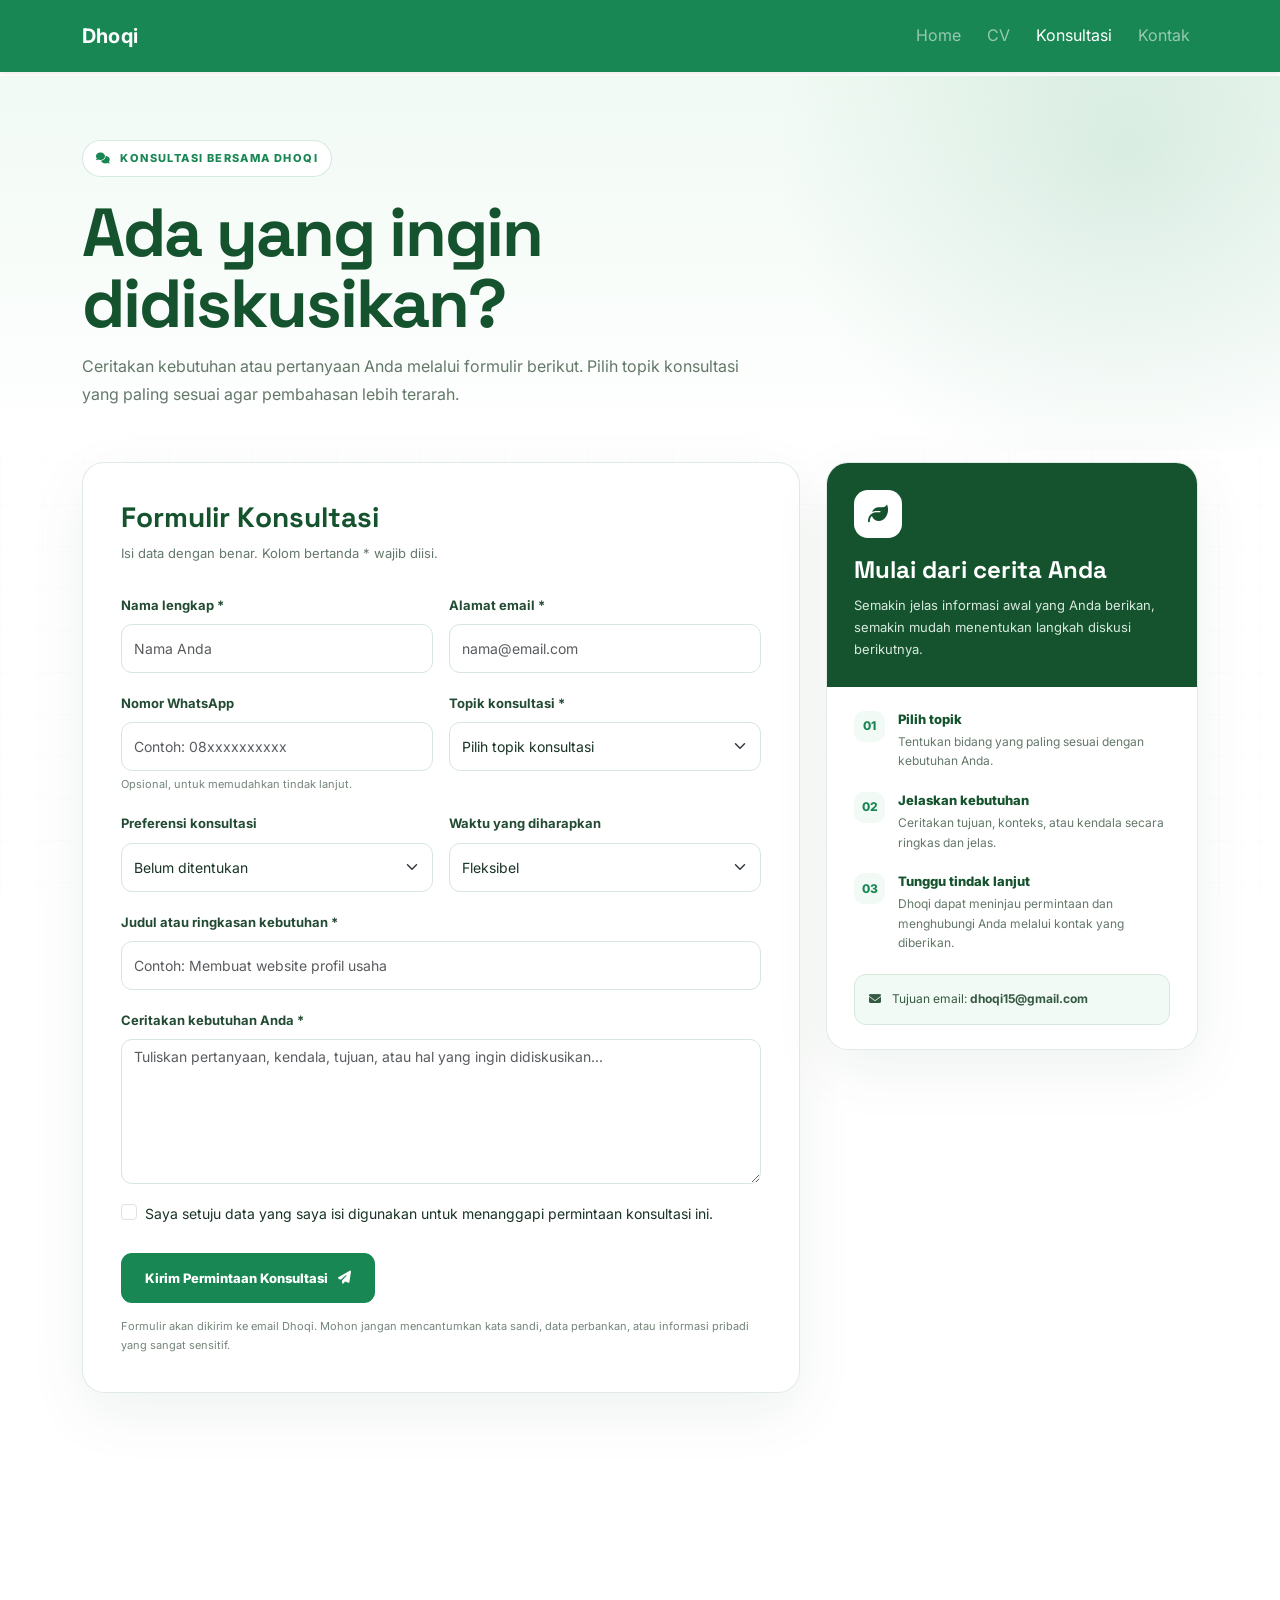
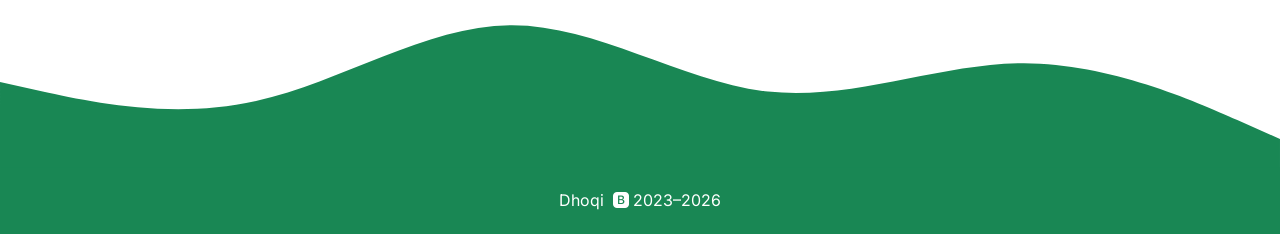
<file: konsultasi/index.html>
<!DOCTYPE html>
<html lang="id">
<head>
  <meta charset="UTF-8">
  <meta name="viewport" content="width=device-width, initial-scale=1.0">
  <meta name="description" content="Form konsultasi bersama Dhoqi. Sampaikan kebutuhan konsultasi Anda dengan mudah.">
  <meta name="author" content="Dhoqi">
  <title>Konsultasi — Dhoqi</title>

  <link rel="preconnect" href="https://fonts.googleapis.com">
  <link rel="preconnect" href="https://fonts.gstatic.com" crossorigin>
  <link href="https://fonts.googleapis.com/css2?family=Inter:wght@400;500;600;700;800&family=Space+Grotesk:wght@500;600;700&display=swap" rel="stylesheet">
  <link rel="stylesheet" href="https://cdnjs.cloudflare.com/ajax/libs/font-awesome/6.5.2/css/all.min.css">
  <link href="https://cdn.jsdelivr.net/npm/bootstrap@5.0.2/dist/css/bootstrap.min.css" rel="stylesheet">
  <link rel="stylesheet" href="https://cdn.jsdelivr.net/npm/bootstrap-icons@1.10.5/font/bootstrap-icons.css">
  <link rel="stylesheet" href="style.css">

  <style>
    :root {
      --consult-green: #198754;
      --consult-dark: #14532d;
      --consult-pale: #f1faf4;
      --consult-text: #183324;
    }

    body {
      padding-top: 76px;
      color: var(--consult-text);
      background: #fff;
    }

    .consult-hero {
      padding: 64px 0 42px;
      background:
        radial-gradient(circle at 88% 20%, rgba(25, 135, 84, .12), transparent 30%),
        linear-gradient(180deg, #f1faf4 0%, #fff 100%);
    }

    .consult-eyebrow {
      display: inline-flex;
      align-items: center;
      gap: 9px;
      padding: 8px 13px;
      border: 1px solid rgba(25, 135, 84, .18);
      border-radius: 999px;
      color: var(--consult-green);
      background: #fff;
      font-size: 11px;
      font-weight: 800;
      letter-spacing: 1.4px;
      text-transform: uppercase;
    }

    .consult-hero h1 {
      max-width: 760px;
      margin: 20px 0 14px;
      color: var(--consult-dark);
      font-family: "Space Grotesk", sans-serif;
      font-size: clamp(40px, 6vw, 68px);
      font-weight: 700;
      line-height: 1.05;
      letter-spacing: -2px;
    }

    .consult-hero p {
      max-width: 680px;
      margin: 0;
      color: #64786a;
      font-size: 16px;
    }

    .consult-main {
      padding: 12px 0 90px;
    }

    .consult-layout {
      display: grid;
      grid-template-columns: minmax(0, 1.45fr) minmax(260px, .75fr);
      gap: 26px;
      align-items: start;
    }

    .consult-form-card,
    .consult-info-card {
      border: 1px solid rgba(20, 83, 45, .12);
      border-radius: 22px;
      background: #fff;
      box-shadow: 0 20px 60px rgba(20, 83, 45, .07);
    }

    .consult-form-card {
      padding: clamp(22px, 4vw, 38px);
    }

    .consult-form-heading {
      margin-bottom: 26px;
    }

    .consult-form-heading h2 {
      margin: 0 0 8px;
      color: var(--consult-dark);
      font-family: "Space Grotesk", sans-serif;
      font-size: 28px;
      font-weight: 700;
    }

    .consult-form-heading p {
      margin: 0;
      color: #64786a;
      font-size: 13px;
    }

    .consult-form .form-label {
      margin-bottom: 8px;
      color: #234b33;
      font-size: 13px;
      font-weight: 700;
    }

    .consult-form .form-control,
    .consult-form .form-select {
      min-height: 49px;
      border: 1px solid #d7e7dc;
      border-radius: 11px;
      color: #183324;
      background-color: #fff;
      font-size: 14px;
      box-shadow: none;
    }

    .consult-form textarea.form-control {
      min-height: 145px;
      resize: vertical;
    }

    .consult-form .form-control:focus,
    .consult-form .form-select:focus {
      border-color: var(--consult-green);
      box-shadow: 0 0 0 .22rem rgba(25, 135, 84, .12);
    }

    .consult-form .form-text {
      color: #748579;
      font-size: 11px;
    }

    .consult-submit {
      display: inline-flex;
      align-items: center;
      justify-content: center;
      gap: 10px;
      min-height: 50px;
      padding: 0 24px;
      border: 0;
      border-radius: 11px;
      color: #fff;
      background: var(--consult-green);
      font-size: 13px;
      font-weight: 800;
      transition: background .2s ease, transform .2s ease;
    }

    .consult-submit:hover {
      color: #fff;
      background: #146c43;
      transform: translateY(-1px);
    }

    .consult-privacy {
      margin: 14px 0 0;
      color: #748579;
      font-size: 11px;
      line-height: 1.7;
    }

    .consult-info-card {
      overflow: hidden;
    }

    .consult-info-top {
      padding: 27px;
      color: #fff;
      background: var(--consult-dark);
    }

    .consult-info-top .consult-info-icon {
      width: 48px;
      height: 48px;
      display: grid;
      place-items: center;
      margin-bottom: 18px;
      border-radius: 14px;
      color: var(--consult-dark);
      background: #fff;
      font-size: 20px;
    }

    .consult-info-top h2 {
      margin: 0 0 9px;
      font-family: "Space Grotesk", sans-serif;
      font-size: 24px;
      font-weight: 700;
    }

    .consult-info-top p {
      margin: 0;
      color: #d8eadf;
      font-size: 13px;
    }

    .consult-info-body {
      padding: 24px 27px;
    }

    .consult-step {
      display: flex;
      gap: 13px;
      margin-bottom: 21px;
    }

    .consult-step:last-child {
      margin-bottom: 0;
    }

    .consult-step-number {
      width: 31px;
      height: 31px;
      flex: 0 0 31px;
      display: grid;
      place-items: center;
      border-radius: 10px;
      color: var(--consult-green);
      background: var(--consult-pale);
      font-size: 12px;
      font-weight: 800;
    }

    .consult-step h3 {
      margin: 1px 0 4px;
      color: var(--consult-dark);
      font-size: 13px;
      font-weight: 800;
    }

    .consult-step p {
      margin: 0;
      color: #64786a;
      font-size: 12px;
      line-height: 1.65;
    }

    .consult-email-note {
      margin-top: 18px;
      padding: 14px;
      border: 1px solid #d7e7dc;
      border-radius: 12px;
      color: #365943;
      background: var(--consult-pale);
      font-size: 12px;
      overflow-wrap: anywhere;
    }

    .dhoqi-footer {
      padding: 20px;
    }

    .dhoqi-footer p { margin: 0; }
    .dhoqi-footer i { margin-left: 5px; }

    @media (max-width: 850px) {
      .consult-layout {
        grid-template-columns: 1fr;
      }
      .consult-info-card {
        order: -1;
      }
    }

    @media (max-width: 576px) {
      body { padding-top: 68px; }
      .consult-hero { padding: 45px 0 32px; }
      .consult-main { padding-bottom: 60px; }
      .consult-submit { width: 100%; }
    }
  </style>
</head>
<body>
  <div class="background-grid"></div>

  <!-- HEADER SAMA DENGAN HALAMAN UTAMA -->
  <nav class="navbar navbar-expand-lg navbar-dark bg-success shadow-sm fixed-top dhoqi-navbar">
    <div class="container">
      <a class="navbar-brand fw-bold" href="https://dhoqi.my.id/">Dhoqi</a>

      <button class="navbar-toggler" type="button" data-bs-toggle="collapse"
        data-bs-target="#navbarNav" aria-controls="navbarNav" aria-expanded="false"
        aria-label="Buka navigasi">
        <span class="navbar-toggler-icon"></span>
      </button>

      <div class="collapse navbar-collapse" id="navbarNav">
        <ul class="navbar-nav ms-auto">
          <li class="nav-item"><a class="nav-link" href="https://dhoqi.my.id/">Home</a></li>
          <li class="nav-item"><a class="nav-link" href="https://dhoqi.my.id/cv">CV</a></li>
          <li class="nav-item"><a class="nav-link active" aria-current="page" href="https://dhoqi.my.id/konsultasi">Konsultasi</a></li>
          <li class="nav-item"><a class="nav-link" href="https://dhoqi.my.id/kontak">Kontak</a></li>
        </ul>
      </div>
    </div>
  </nav>

  <main>
    <section class="consult-hero">
      <div class="container">
        <span class="consult-eyebrow"><i class="fa-solid fa-comments"></i> Konsultasi bersama Dhoqi</span>
        <h1>Ada yang ingin didiskusikan?</h1>
        <p>Ceritakan kebutuhan atau pertanyaan Anda melalui formulir berikut. Pilih topik konsultasi yang paling sesuai agar pembahasan lebih terarah.</p>
      </div>
    </section>

    <section class="consult-main">
      <div class="container consult-layout">
        <div class="consult-form-card">
          <div class="consult-form-heading">
            <h2>Formulir Konsultasi</h2>
            <p>Isi data dengan benar. Kolom bertanda * wajib diisi.</p>
          </div>

          <!--
            Pengiriman menggunakan FormSubmit.
            Pada pengiriman pertama, pemilik email mungkin perlu mengonfirmasi aktivasi
            melalui email yang dikirim oleh FormSubmit.
          -->
          <form class="consult-form" action="https://formsubmit.co/dhoqi15@gmail.com" method="POST">
            <input type="hidden" name="_subject" value="Permintaan Konsultasi Baru — Website Dhoqi">
            <input type="hidden" name="_template" value="table">
            <input type="hidden" name="_captcha" value="true">
            <input type="hidden" name="_next" value="https://dhoqi.my.id/konsultasi?terkirim=1">

            <div class="row g-3">
              <div class="col-md-6">
                <label class="form-label" for="nama">Nama lengkap *</label>
                <input class="form-control" type="text" id="nama" name="Nama" placeholder="Nama Anda" autocomplete="name" required>
              </div>

              <div class="col-md-6">
                <label class="form-label" for="email">Alamat email *</label>
                <input class="form-control" type="email" id="email" name="Email pengunjung" placeholder="nama@email.com" autocomplete="email" required>
              </div>

              <div class="col-md-6">
                <label class="form-label" for="whatsapp">Nomor WhatsApp</label>
                <input class="form-control" type="tel" id="whatsapp" name="Nomor WhatsApp" placeholder="Contoh: 08xxxxxxxxxx" autocomplete="tel">
                <div class="form-text">Opsional, untuk memudahkan tindak lanjut.</div>
              </div>

              <div class="col-md-6">
                <label class="form-label" for="jenis">Topik konsultasi *</label>
                <select class="form-select" id="jenis" name="Topik konsultasi" required>
                  <option value="" selected disabled>Pilih topik konsultasi</option>
                  <option>Website dan pemrograman</option>
                  <option>Bisnis dan kewirausahaan</option>
                  <option>Ekonomi dan keuangan syariah</option>
                  <option>Zakat, infak, sedekah dan fundraising</option>
                  <option>Pendidikan dan pengembangan karier</option>
                  <option>Kolaborasi atau kerja sama</option>
                  <option>Lainnya</option>
                </select>
              </div>

              <div class="col-md-6">
                <label class="form-label" for="metode">Preferensi konsultasi</label>
                <select class="form-select" id="metode" name="Preferensi konsultasi">
                  <option value="Belum ditentukan" selected>Belum ditentukan</option>
                  <option>Melalui WhatsApp</option>
                  <option>Melalui email</option>
                  <option>Panggilan suara/video</option>
                  <option>Pertemuan langsung (dibicarakan lebih lanjut)</option>
                </select>
              </div>

              <div class="col-md-6">
                <label class="form-label" for="waktu">Waktu yang diharapkan</label>
                <select class="form-select" id="waktu" name="Waktu yang diharapkan">
                  <option value="Fleksibel" selected>Fleksibel</option>
                  <option>Pagi</option>
                  <option>Siang</option>
                  <option>Sore</option>
                  <option>Malam</option>
                </select>
              </div>

              <div class="col-12">
                <label class="form-label" for="judul">Judul atau ringkasan kebutuhan *</label>
                <input class="form-control" type="text" id="judul" name="Judul kebutuhan" placeholder="Contoh: Membuat website profil usaha" required>
              </div>

              <div class="col-12">
                <label class="form-label" for="pesan">Ceritakan kebutuhan Anda *</label>
                <textarea class="form-control" id="pesan" name="Detail konsultasi" placeholder="Tuliskan pertanyaan, kendala, tujuan, atau hal yang ingin didiskusikan..." required></textarea>
              </div>

              <div class="col-12">
                <div class="form-check">
                  <input class="form-check-input" type="checkbox" id="persetujuan" required>
                  <label class="form-check-label small" for="persetujuan">
                    Saya setuju data yang saya isi digunakan untuk menanggapi permintaan konsultasi ini.
                  </label>
                </div>
              </div>

              <div class="col-12 pt-2">
                <button class="consult-submit" type="submit">
                  Kirim Permintaan Konsultasi
                  <i class="fa-solid fa-paper-plane"></i>
                </button>
                <p class="consult-privacy">Formulir akan dikirim ke email Dhoqi. Mohon jangan mencantumkan kata sandi, data perbankan, atau informasi pribadi yang sangat sensitif.</p>
              </div>
            </div>
          </form>
        </div>

        <aside class="consult-info-card">
          <div class="consult-info-top">
            <div class="consult-info-icon"><i class="fa-solid fa-leaf"></i></div>
            <h2>Mulai dari cerita Anda</h2>
            <p>Semakin jelas informasi awal yang Anda berikan, semakin mudah menentukan langkah diskusi berikutnya.</p>
          </div>
          <div class="consult-info-body">
            <div class="consult-step">
              <div class="consult-step-number">01</div>
              <div>
                <h3>Pilih topik</h3>
                <p>Tentukan bidang yang paling sesuai dengan kebutuhan Anda.</p>
              </div>
            </div>
            <div class="consult-step">
              <div class="consult-step-number">02</div>
              <div>
                <h3>Jelaskan kebutuhan</h3>
                <p>Ceritakan tujuan, konteks, atau kendala secara ringkas dan jelas.</p>
              </div>
            </div>
            <div class="consult-step">
              <div class="consult-step-number">03</div>
              <div>
                <h3>Tunggu tindak lanjut</h3>
                <p>Dhoqi dapat meninjau permintaan dan menghubungi Anda melalui kontak yang diberikan.</p>
              </div>
            </div>
            <div class="consult-email-note">
              <i class="fa-solid fa-envelope me-2"></i>
              Tujuan email: <strong>dhoqi15@gmail.com</strong>
            </div>
          </div>
        </aside>
      </div>
    </section>
  </main>

  <!-- FOOTER SAMA DENGAN HALAMAN UTAMA -->
  <svg xmlns="http://www.w3.org/2000/svg" viewBox="0 0 1440 320" class="footer-wave" aria-hidden="true">
    <path fill="#198754" d="M0,224L48,234.7C96,245,192,267,288,245.3C384,224,480,160,576,160C672,160,768,224,864,234.7C960,245,1056,203,1152,202.7C1248,203,1344,245,1392,266.7L1440,288L1440,320L1392,320C1344,320,1248,320,1152,320C1056,320,960,320,864,320C768,320,672,320,576,320C480,320,384,320,288,320C192,320,96,320,48,320L0,320Z"></path>
  </svg>

  <footer class="dhoqi-footer bg-success text-white text-center">
    <div class="container">
      <p>Dhoqi <i class="bi bi-bootstrap-fill"></i> 2023–2026</p>
    </div>
  </footer>

  <script src="https://cdn.jsdelivr.net/npm/bootstrap@5.0.2/dist/js/bootstrap.bundle.min.js"></script>
  <script>
    // Tampilkan pesan sederhana setelah kembali dari pengiriman FormSubmit.
    const params = new URLSearchParams(window.location.search);
    if (params.get("terkirim") === "1") {
      const notice = document.createElement("div");
      notice.className = "alert alert-success container mt-3";
      notice.setAttribute("role", "status");
      notice.textContent = "Terima kasih! Formulir Anda telah dikirim. Jika ini pengiriman pertama, pastikan email FormSubmit telah dikonfirmasi oleh pemilik situs.";
      document.querySelector(".consult-main").prepend(notice);
    }
  </script>
</body>
</html>
</file>
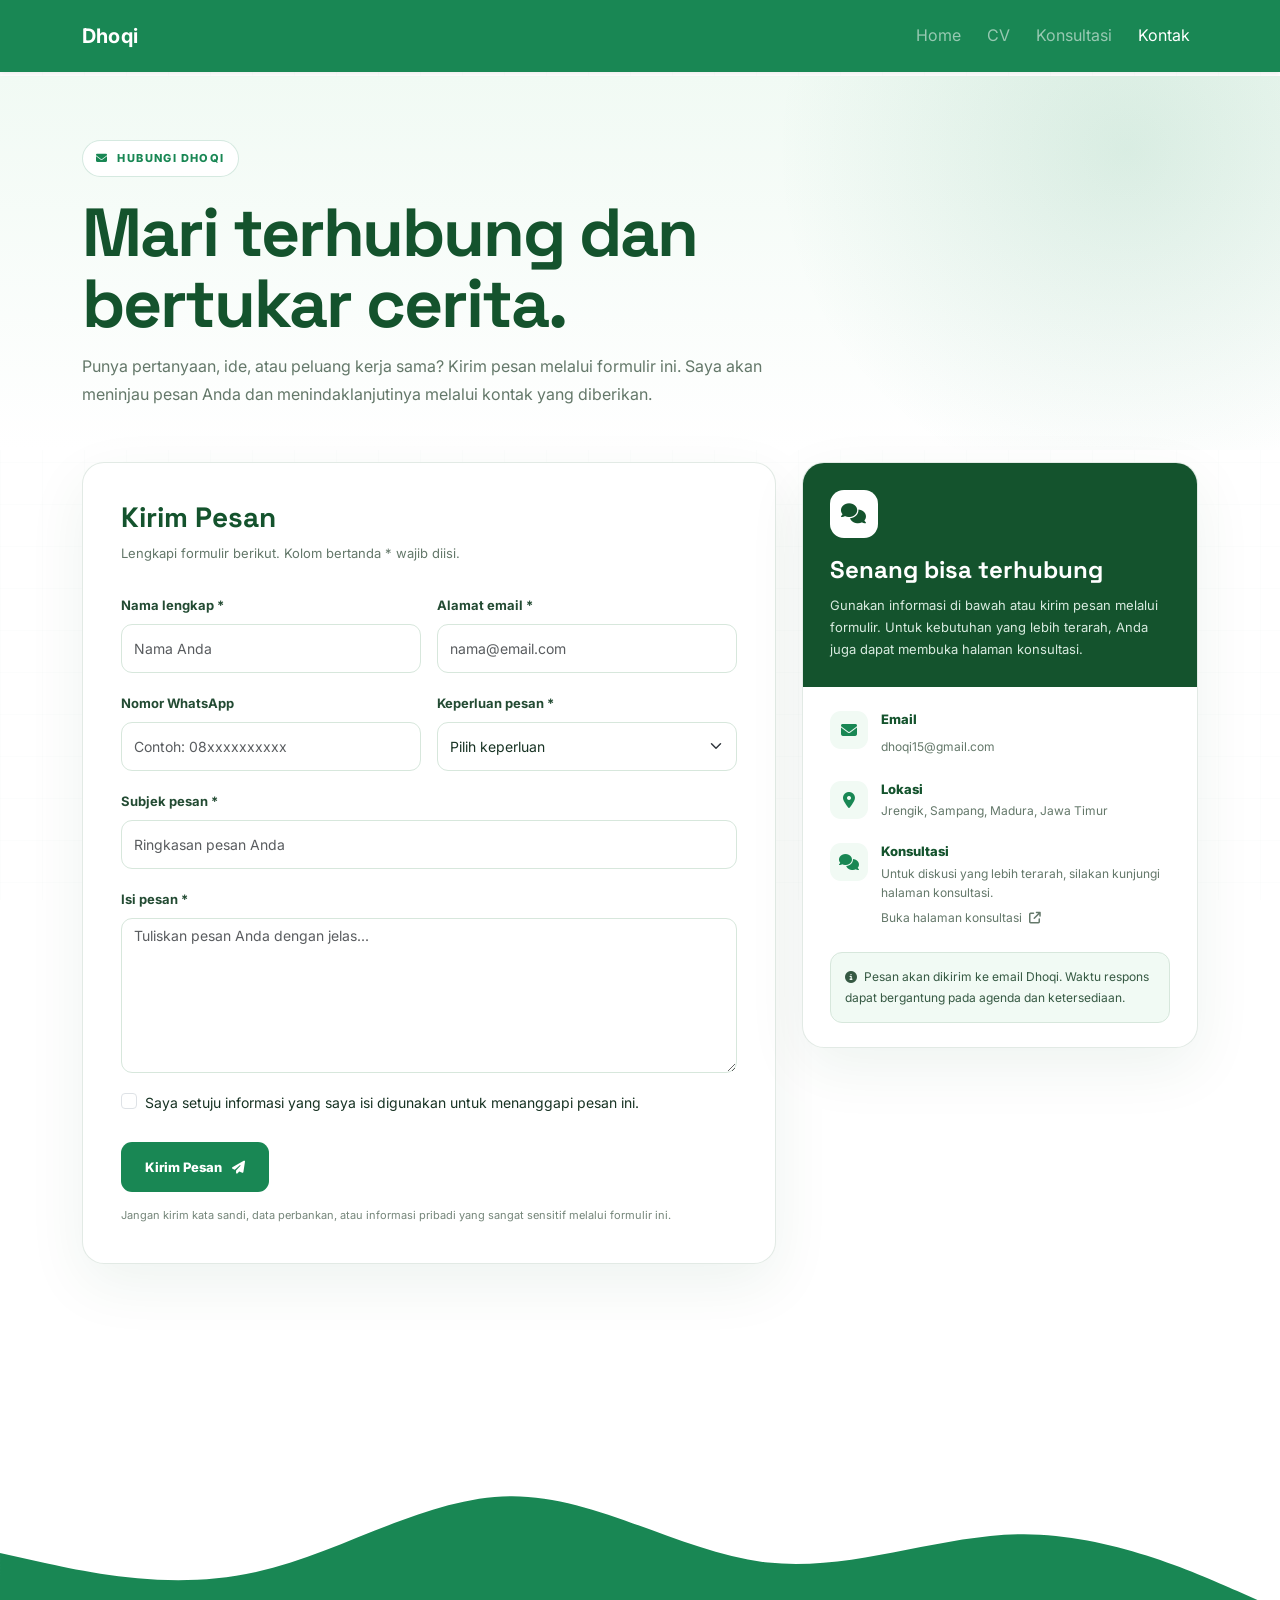
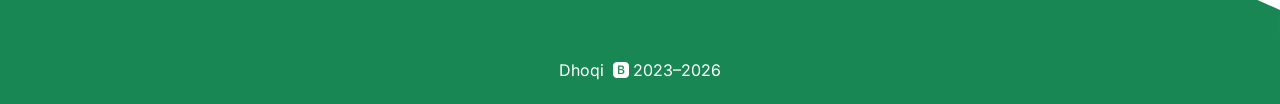
<file: kontak/index.html>
<!DOCTYPE html>
<html lang="id">
<head>
  <meta charset="UTF-8">
  <meta name="viewport" content="width=device-width, initial-scale=1.0">
  <meta name="description" content="Hubungi Dhoqi untuk pertanyaan, pesan, dan peluang kerja sama.">
  <meta name="author" content="Dhoqi">
  <title>Kontak — Dhoqi</title>

  <link rel="preconnect" href="https://fonts.googleapis.com">
  <link rel="preconnect" href="https://fonts.gstatic.com" crossorigin>
  <link href="https://fonts.googleapis.com/css2?family=Inter:wght@400;500;600;700;800&family=Space+Grotesk:wght@500;600;700&display=swap" rel="stylesheet">
  <link rel="stylesheet" href="https://cdnjs.cloudflare.com/ajax/libs/font-awesome/6.5.2/css/all.min.css">
  <link href="https://cdn.jsdelivr.net/npm/bootstrap@5.0.2/dist/css/bootstrap.min.css" rel="stylesheet">
  <link rel="stylesheet" href="https://cdn.jsdelivr.net/npm/bootstrap-icons@1.10.5/font/bootstrap-icons.css">
  <link rel="stylesheet" href="style.css">

  <style>
    :root {
      --contact-green: #198754;
      --contact-dark: #14532d;
      --contact-pale: #f1faf4;
      --contact-text: #183324;
    }

    body {
      padding-top: 76px;
      color: var(--contact-text);
      background: #fff;
    }

    .contact-hero {
      padding: 64px 0 42px;
      background:
        radial-gradient(circle at 88% 20%, rgba(25, 135, 84, .12), transparent 30%),
        linear-gradient(180deg, #f1faf4 0%, #fff 100%);
    }

    .contact-eyebrow {
      display: inline-flex;
      align-items: center;
      gap: 9px;
      padding: 8px 13px;
      border: 1px solid rgba(25, 135, 84, .18);
      border-radius: 999px;
      color: var(--contact-green);
      background: #fff;
      font-size: 11px;
      font-weight: 800;
      letter-spacing: 1.4px;
      text-transform: uppercase;
    }

    .contact-hero h1 {
      max-width: 760px;
      margin: 20px 0 14px;
      color: var(--contact-dark);
      font-family: "Space Grotesk", sans-serif;
      font-size: clamp(40px, 6vw, 68px);
      font-weight: 700;
      line-height: 1.05;
      letter-spacing: -2px;
    }

    .contact-hero p {
      max-width: 680px;
      margin: 0;
      color: #64786a;
      font-size: 16px;
    }

    .contact-main {
      padding: 12px 0 90px;
    }

    .contact-layout {
      display: grid;
      grid-template-columns: minmax(0, 1.4fr) minmax(260px, .8fr);
      gap: 26px;
      align-items: start;
    }

    .contact-form-card,
    .contact-info-card {
      border: 1px solid rgba(20, 83, 45, .12);
      border-radius: 22px;
      background: #fff;
      box-shadow: 0 20px 60px rgba(20, 83, 45, .07);
    }

    .contact-form-card {
      padding: clamp(22px, 4vw, 38px);
    }

    .contact-form-heading {
      margin-bottom: 26px;
    }

    .contact-form-heading h2 {
      margin: 0 0 8px;
      color: var(--contact-dark);
      font-family: "Space Grotesk", sans-serif;
      font-size: 28px;
      font-weight: 700;
    }

    .contact-form-heading p {
      margin: 0;
      color: #64786a;
      font-size: 13px;
    }

    .contact-form .form-label {
      margin-bottom: 8px;
      color: #234b33;
      font-size: 13px;
      font-weight: 700;
    }

    .contact-form .form-control,
    .contact-form .form-select {
      min-height: 49px;
      border: 1px solid #d7e7dc;
      border-radius: 11px;
      color: #183324;
      background-color: #fff;
      font-size: 14px;
      box-shadow: none;
    }

    .contact-form textarea.form-control {
      min-height: 155px;
      resize: vertical;
    }

    .contact-form .form-control:focus,
    .contact-form .form-select:focus {
      border-color: var(--contact-green);
      box-shadow: 0 0 0 .22rem rgba(25, 135, 84, .12);
    }

    .contact-submit {
      display: inline-flex;
      align-items: center;
      justify-content: center;
      gap: 10px;
      min-height: 50px;
      padding: 0 24px;
      border: 0;
      border-radius: 11px;
      color: #fff;
      background: var(--contact-green);
      font-size: 13px;
      font-weight: 800;
      transition: background .2s ease, transform .2s ease;
    }

    .contact-submit:hover {
      color: #fff;
      background: #146c43;
      transform: translateY(-1px);
    }

    .contact-privacy {
      margin: 14px 0 0;
      color: #748579;
      font-size: 11px;
      line-height: 1.7;
    }

    .contact-info-card {
      overflow: hidden;
    }

    .contact-info-top {
      padding: 27px;
      color: #fff;
      background: var(--contact-dark);
    }

    .contact-info-icon {
      width: 48px;
      height: 48px;
      display: grid;
      place-items: center;
      margin-bottom: 18px;
      border-radius: 14px;
      color: var(--contact-dark);
      background: #fff;
      font-size: 20px;
    }

    .contact-info-top h2 {
      margin: 0 0 9px;
      font-family: "Space Grotesk", sans-serif;
      font-size: 24px;
      font-weight: 700;
    }

    .contact-info-top p {
      margin: 0;
      color: #d8eadf;
      font-size: 13px;
    }

    .contact-info-body {
      padding: 24px 27px;
    }

    .contact-detail {
      display: flex;
      align-items: flex-start;
      gap: 13px;
      margin-bottom: 22px;
    }

    .contact-detail:last-child { margin-bottom: 0; }

    .contact-detail-icon {
      width: 38px;
      height: 38px;
      flex: 0 0 38px;
      display: grid;
      place-items: center;
      border-radius: 11px;
      color: var(--contact-green);
      background: var(--contact-pale);
    }

    .contact-detail h3 {
      margin: 1px 0 4px;
      color: var(--contact-dark);
      font-size: 13px;
      font-weight: 800;
    }

    .contact-detail p,
    .contact-detail a {
      margin: 0;
      color: #64786a;
      font-size: 12px;
      line-height: 1.65;
      overflow-wrap: anywhere;
    }

    .contact-detail a:hover { color: var(--contact-green); }

    .contact-note {
      margin-top: 20px;
      padding: 14px;
      border: 1px solid #d7e7dc;
      border-radius: 12px;
      color: #365943;
      background: var(--contact-pale);
      font-size: 12px;
      line-height: 1.7;
    }

    .dhoqi-footer { padding: 20px; }
    .dhoqi-footer p { margin: 0; }
    .dhoqi-footer i { margin-left: 5px; }

    @media (max-width: 850px) {
      .contact-layout { grid-template-columns: 1fr; }
      .contact-info-card { order: -1; }
    }

    @media (max-width: 576px) {
      body { padding-top: 68px; }
      .contact-hero { padding: 45px 0 32px; }
      .contact-main { padding-bottom: 60px; }
      .contact-submit { width: 100%; }
    }
  </style>
</head>
<body>
  <div class="background-grid"></div>

  <!-- HEADER SAMA DENGAN HALAMAN UTAMA -->
  <nav class="navbar navbar-expand-lg navbar-dark bg-success shadow-sm fixed-top dhoqi-navbar">
    <div class="container">
      <a class="navbar-brand fw-bold" href="https://dhoqi.my.id/">Dhoqi</a>

      <button class="navbar-toggler" type="button" data-bs-toggle="collapse"
        data-bs-target="#navbarNav" aria-controls="navbarNav" aria-expanded="false"
        aria-label="Buka navigasi">
        <span class="navbar-toggler-icon"></span>
      </button>

      <div class="collapse navbar-collapse" id="navbarNav">
        <ul class="navbar-nav ms-auto">
          <li class="nav-item"><a class="nav-link" href="https://dhoqi.my.id/">Home</a></li>
          <li class="nav-item"><a class="nav-link" href="https://dhoqi.my.id/cv">CV</a></li>
          <li class="nav-item"><a class="nav-link" href="https://dhoqi.my.id/konsultasi">Konsultasi</a></li>
          <li class="nav-item"><a class="nav-link active" aria-current="page" href="https://dhoqi.my.id/kontak">Kontak</a></li>
        </ul>
      </div>
    </div>
  </nav>

  <main>
    <section class="contact-hero">
      <div class="container">
        <span class="contact-eyebrow"><i class="fa-solid fa-envelope"></i> Hubungi Dhoqi</span>
        <h1>Mari terhubung dan bertukar cerita.</h1>
        <p>Punya pertanyaan, ide, atau peluang kerja sama? Kirim pesan melalui formulir ini. Saya akan meninjau pesan Anda dan menindaklanjutinya melalui kontak yang diberikan.</p>
      </div>
    </section>

    <section class="contact-main">
      <div class="container contact-layout">
        <div class="contact-form-card">
          <div class="contact-form-heading">
            <h2>Kirim Pesan</h2>
            <p>Lengkapi formulir berikut. Kolom bertanda * wajib diisi.</p>
          </div>

          <form class="contact-form" action="https://formsubmit.co/dhoqi15@gmail.com" method="POST">
            <input type="hidden" name="_subject" value="Pesan Baru dari Halaman Kontak — Dhoqi">
            <input type="hidden" name="_template" value="table">
            <input type="hidden" name="_captcha" value="true">
            <input type="hidden" name="_next" value="https://dhoqi.my.id/kontak?terkirim=1">

            <div class="row g-3">
              <div class="col-md-6">
                <label class="form-label" for="nama">Nama lengkap *</label>
                <input class="form-control" type="text" id="nama" name="Nama" placeholder="Nama Anda" autocomplete="name" required>
              </div>

              <div class="col-md-6">
                <label class="form-label" for="email">Alamat email *</label>
                <input class="form-control" type="email" id="email" name="Email pengirim" placeholder="nama@email.com" autocomplete="email" required>
              </div>

              <div class="col-md-6">
                <label class="form-label" for="whatsapp">Nomor WhatsApp</label>
                <input class="form-control" type="tel" id="whatsapp" name="Nomor WhatsApp" placeholder="Contoh: 08xxxxxxxxxx" autocomplete="tel">
              </div>

              <div class="col-md-6">
                <label class="form-label" for="kategori">Keperluan pesan *</label>
                <select class="form-select" id="kategori" name="Keperluan pesan" required>
                  <option value="" selected disabled>Pilih keperluan</option>
                  <option>Pertanyaan umum</option>
                  <option>Konsultasi</option>
                  <option>Kerja sama atau kolaborasi</option>
                  <option>Undangan acara atau menjadi narasumber</option>
                  <option>Penawaran bisnis</option>
                  <option>Masukan untuk website</option>
                  <option>Lainnya</option>
                </select>
              </div>

              <div class="col-12">
                <label class="form-label" for="subjek">Subjek pesan *</label>
                <input class="form-control" type="text" id="subjek" name="Subjek" placeholder="Ringkasan pesan Anda" required>
              </div>

              <div class="col-12">
                <label class="form-label" for="pesan">Isi pesan *</label>
                <textarea class="form-control" id="pesan" name="Isi pesan" placeholder="Tuliskan pesan Anda dengan jelas..." required></textarea>
              </div>

              <div class="col-12">
                <div class="form-check">
                  <input class="form-check-input" type="checkbox" id="persetujuan" required>
                  <label class="form-check-label small" for="persetujuan">
                    Saya setuju informasi yang saya isi digunakan untuk menanggapi pesan ini.
                  </label>
                </div>
              </div>

              <div class="col-12 pt-2">
                <button class="contact-submit" type="submit">
                  Kirim Pesan
                  <i class="fa-solid fa-paper-plane"></i>
                </button>
                <p class="contact-privacy">Jangan kirim kata sandi, data perbankan, atau informasi pribadi yang sangat sensitif melalui formulir ini.</p>
              </div>
            </div>
          </form>
        </div>

        <aside class="contact-info-card">
          <div class="contact-info-top">
            <div class="contact-info-icon"><i class="fa-solid fa-comments"></i></div>
            <h2>Senang bisa terhubung</h2>
            <p>Gunakan informasi di bawah atau kirim pesan melalui formulir. Untuk kebutuhan yang lebih terarah, Anda juga dapat membuka halaman konsultasi.</p>
          </div>
          <div class="contact-info-body">
            <div class="contact-detail">
              <div class="contact-detail-icon"><i class="fa-solid fa-envelope"></i></div>
              <div>
                <h3>Email</h3>
                <a href="mailto:dhoqi15@gmail.com">dhoqi15@gmail.com</a>
              </div>
            </div>
            <div class="contact-detail">
              <div class="contact-detail-icon"><i class="fa-solid fa-location-dot"></i></div>
              <div>
                <h3>Lokasi</h3>
                <p>Jrengik, Sampang, Madura, Jawa Timur</p>
              </div>
            </div>
            <div class="contact-detail">
              <div class="contact-detail-icon"><i class="fa-solid fa-comments"></i></div>
              <div>
                <h3>Konsultasi</h3>
                <p>Untuk diskusi yang lebih terarah, silakan kunjungi halaman konsultasi.</p>
                <a href="https://dhoqi.my.id/konsultasi">Buka halaman konsultasi <i class="fa-solid fa-arrow-up-right-from-square ms-1"></i></a>
              </div>
            </div>
            <div class="contact-note">
              <i class="fa-solid fa-circle-info me-1"></i>
              Pesan akan dikirim ke email Dhoqi. Waktu respons dapat bergantung pada agenda dan ketersediaan.
            </div>
          </div>
        </aside>
      </div>
    </section>
  </main>

  <!-- FOOTER SAMA DENGAN HALAMAN UTAMA -->
  <svg xmlns="http://www.w3.org/2000/svg" viewBox="0 0 1440 320" class="footer-wave" aria-hidden="true">
    <path fill="#198754" d="M0,224L48,234.7C96,245,192,267,288,245.3C384,224,480,160,576,160C672,160,768,224,864,234.7C960,245,1056,203,1152,202.7C1248,203,1344,245,1392,266.7L1440,288L1440,320L1392,320C1344,320,1248,320,1152,320C1056,320,960,320,864,320C768,320,672,320,576,320C480,320,384,320,288,320C192,320,96,320,48,320L0,320Z"></path>
  </svg>

  <footer class="dhoqi-footer bg-success text-white text-center">
    <div class="container">
      <p>Dhoqi <i class="bi bi-bootstrap-fill"></i> 2023–2026</p>
    </div>
  </footer>

  <script src="https://cdn.jsdelivr.net/npm/bootstrap@5.0.2/dist/js/bootstrap.bundle.min.js"></script>
  <script>
    // Tampilkan pesan sederhana setelah kembali dari pengiriman FormSubmit.
    const params = new URLSearchParams(window.location.search);
    if (params.get("terkirim") === "1") {
      const notice = document.createElement("div");
      notice.className = "alert alert-success container mt-3";
      notice.setAttribute("role", "status");
      notice.textContent = "Terima kasih! Pesan Anda telah dikirim. Jika ini pengiriman pertama, pastikan email FormSubmit telah dikonfirmasi oleh pemilik situs.";
      document.querySelector(".consult-main").prepend(notice);
    }
  </script>
</body>
</html>
</file>
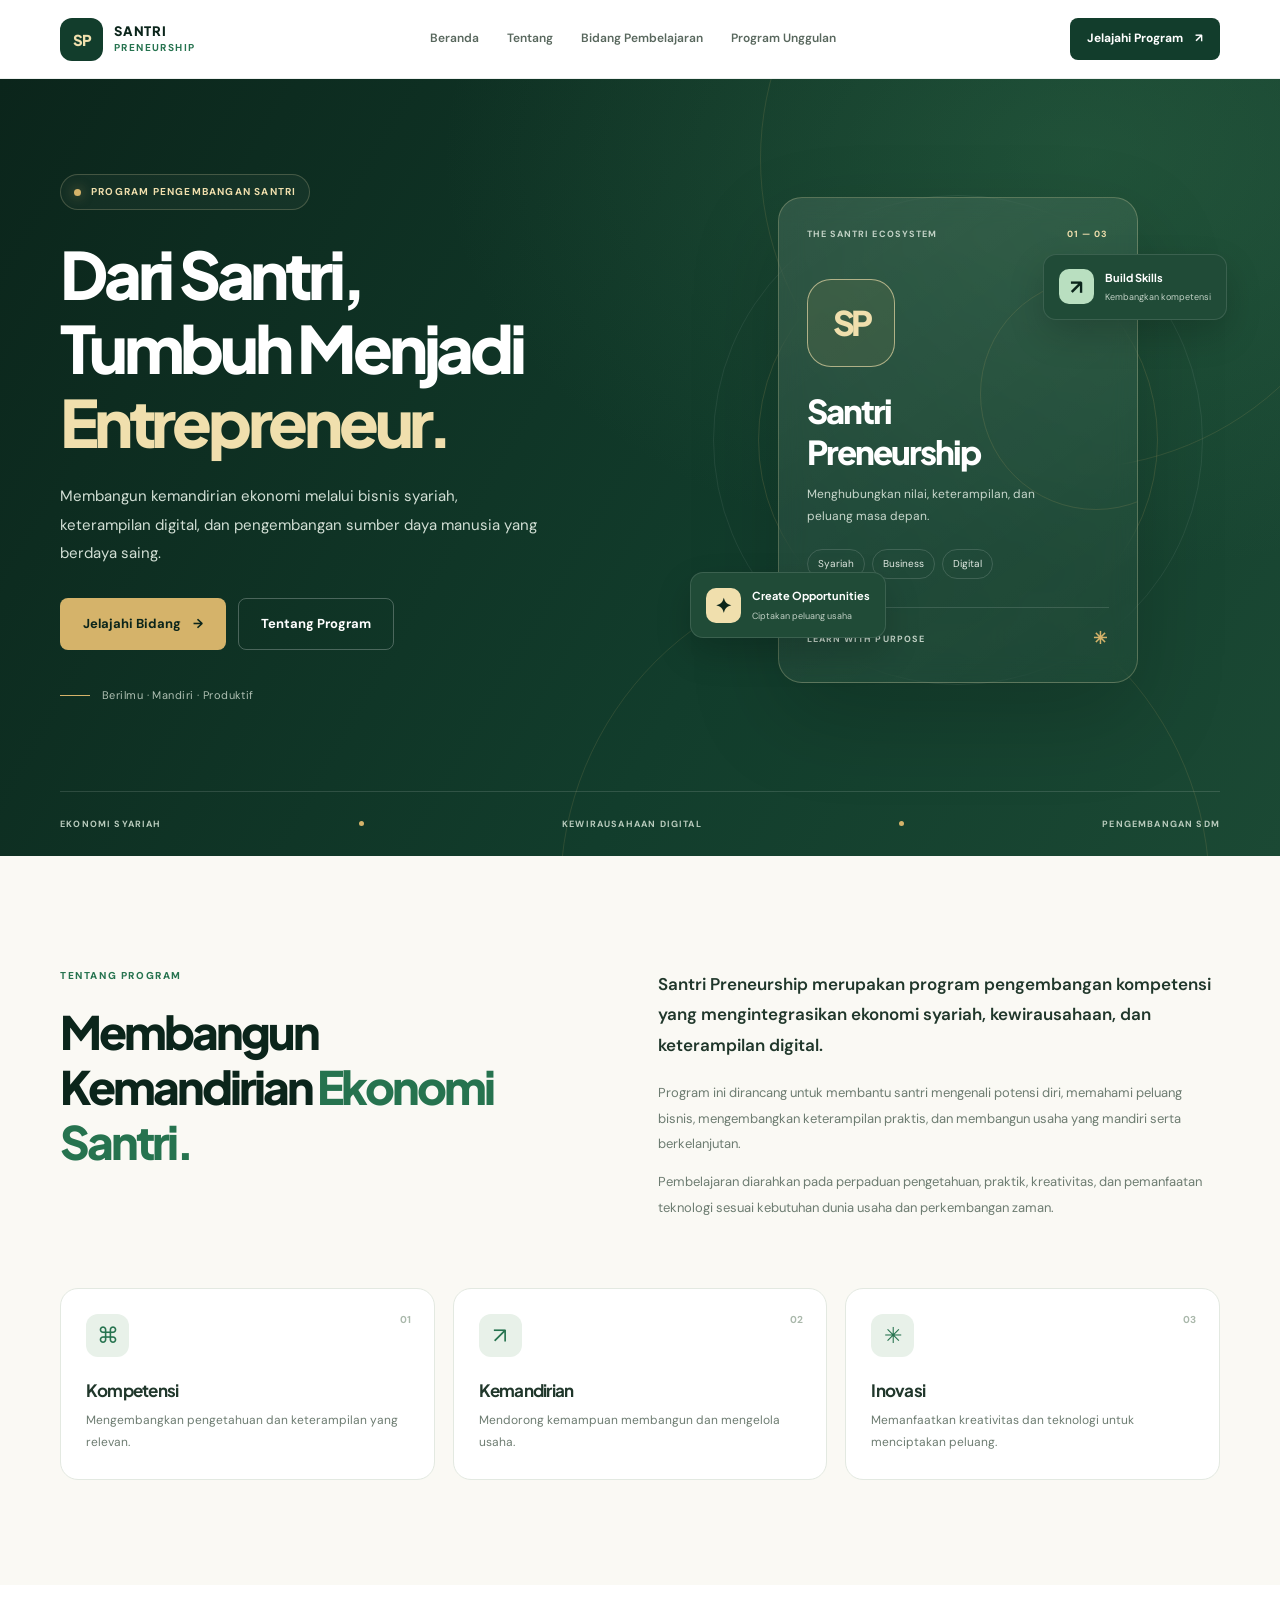
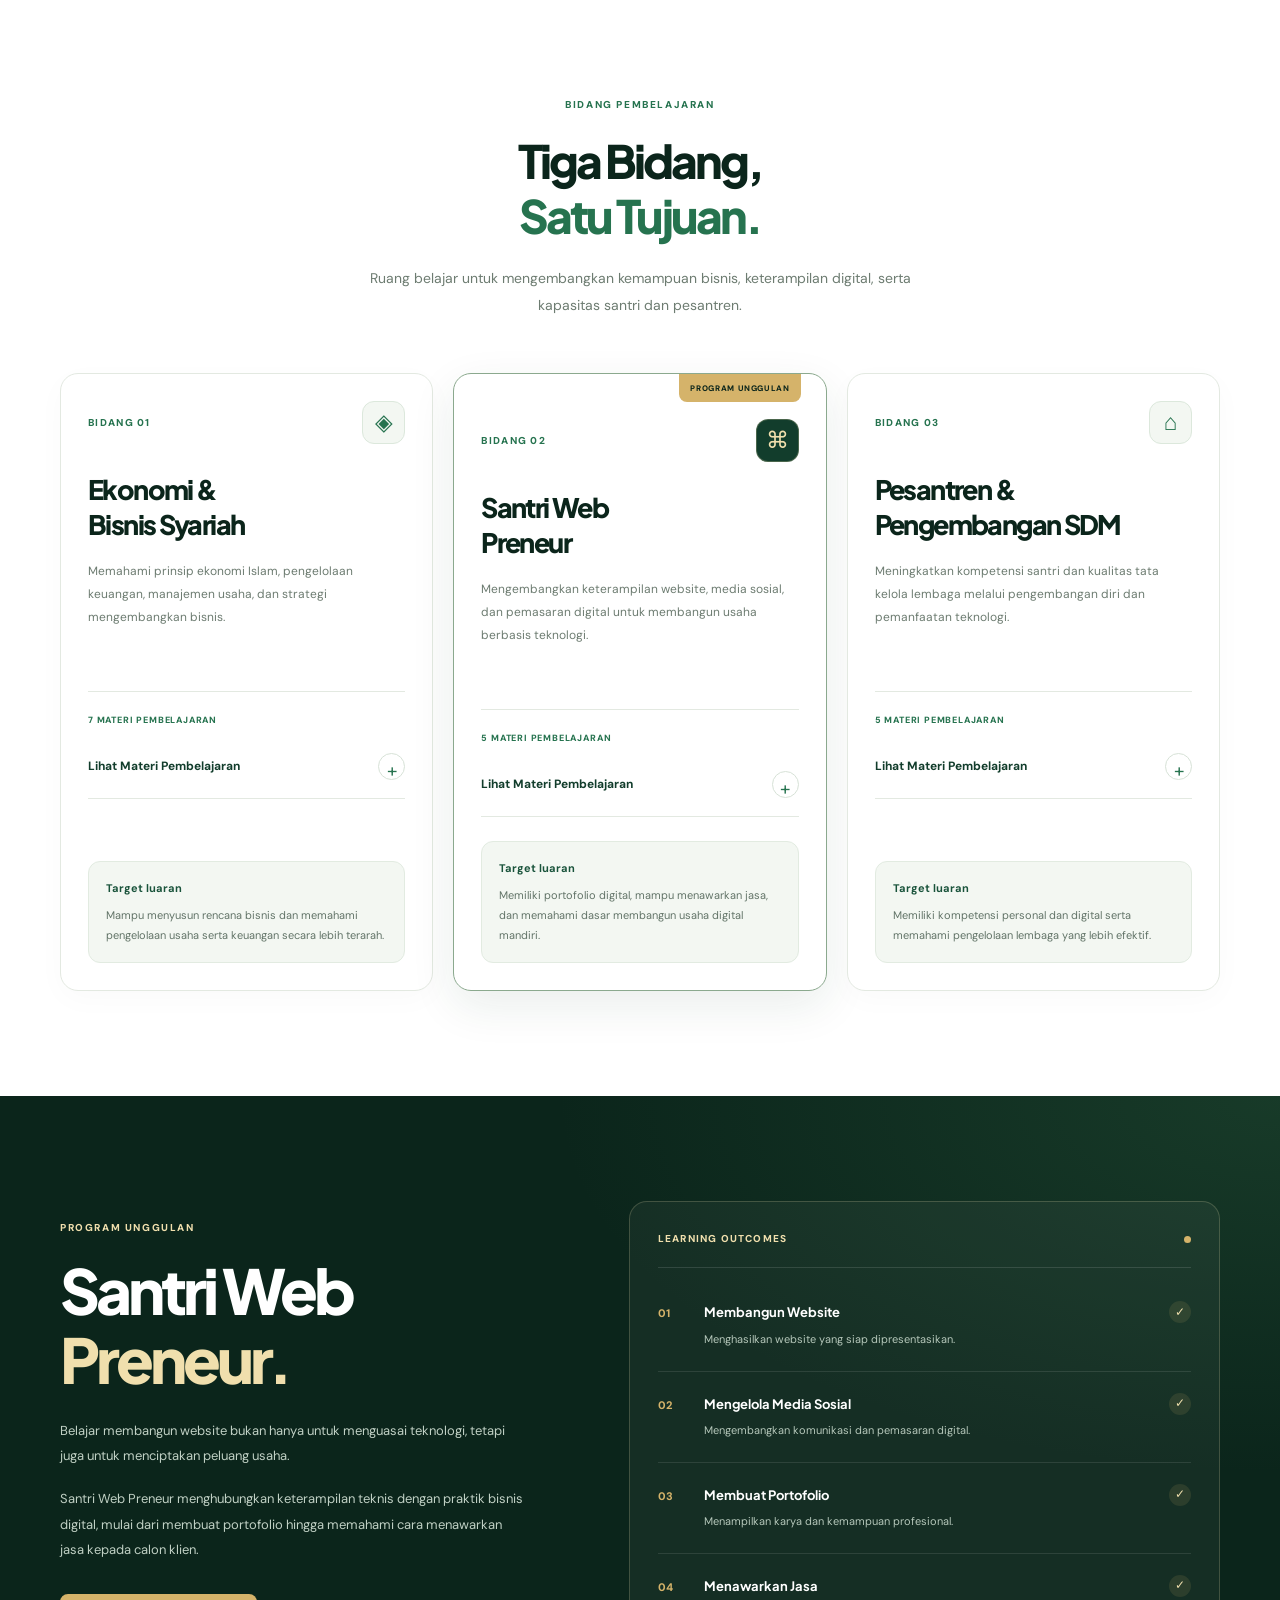
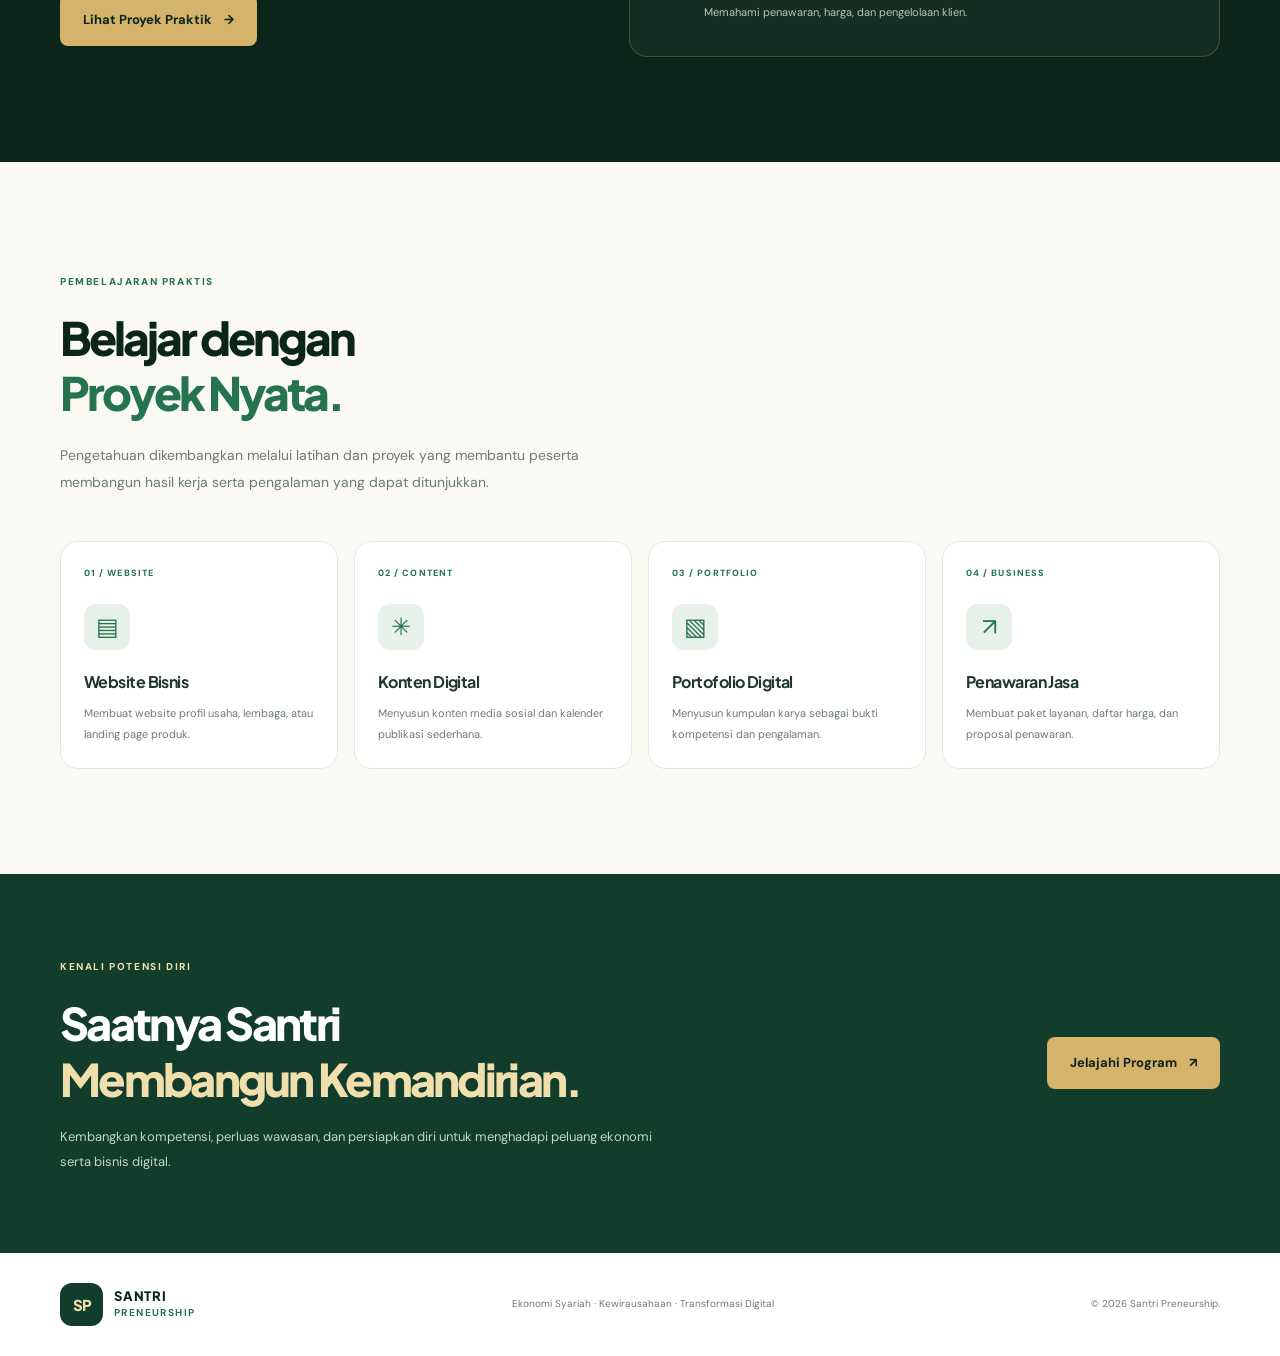
<file: santripreneurship/index.html>
<!DOCTYPE html>
<html lang="id">
<head>
  <meta charset="UTF-8">
  <meta name="viewport" content="width=device-width, initial-scale=1.0">

  <title>Santri Preneurship | Ekonomi, Bisnis & Digital</title>

  <meta name="description" content="Santri Preneurship adalah program pengembangan ekonomi syariah, kewirausahaan digital, serta pengembangan santri dan pesantren.">
  <meta name="theme-color" content="#123d2c">

  <link rel="stylesheet" href="style.css">
  <link rel="preconnect" href="https://fonts.googleapis.com">
  <link rel="preconnect" href="https://fonts.gstatic.com" crossorigin>
  <link href="https://fonts.googleapis.com/css2?family=DM+Sans:wght@400;500;600;700&family=Plus+Jakarta+Sans:wght@400;500;600;700;800&display=swap" rel="stylesheet">
</head>

<body>

  <!-- NAVBAR -->
  <header class="navbar">
    <div class="container nav-inner">

      <a href="#home" class="brand">
        <span class="brand-mark">SP</span>
        <span class="brand-text">
          <strong>SANTRI</strong>
          <small>PRENEURSHIP</small>
        </span>
      </a>

      <nav class="nav-links" aria-label="Navigasi utama">
        <a href="#home">Beranda</a>
        <a href="#tentang">Tentang</a>
        <a href="#bidang">Bidang Pembelajaran</a>
        <a href="#program-unggulan">Program Unggulan</a>
      </nav>

      <a href="#bidang" class="btn btn-small nav-cta">
        Jelajahi Program <span aria-hidden="true">↗</span>
      </a>

    </div>
  </header>


  <main>

    <!-- HERO -->
    <section class="hero" id="home">
      <div class="hero-decoration hero-decoration-one"></div>
      <div class="hero-decoration hero-decoration-two"></div>

      <div class="container hero-grid">

        <div class="hero-content">

          <div class="eyebrow">
            <span class="status-dot"></span>
            PROGRAM PENGEMBANGAN SANTRI
          </div>

          <h1>
            Dari Santri,<br>
            Tumbuh Menjadi<br>
            <span>Entrepreneur.</span>
          </h1>

          <p class="hero-description">
            Membangun kemandirian ekonomi melalui bisnis syariah,
            keterampilan digital, dan pengembangan sumber daya manusia
            yang berdaya saing.
          </p>

          <div class="hero-actions">
            <a href="#bidang" class="btn btn-primary">
              Jelajahi Bidang <span aria-hidden="true">→</span>
            </a>

            <a href="#tentang" class="btn btn-outline">
              Tentang Program
            </a>
          </div>

          <div class="hero-note">
            <span class="note-line"></span>
            <span>Berilmu · Mandiri · Produktif</span>
          </div>

        </div>


        <div class="hero-visual">

          <div class="visual-orbit orbit-one"></div>
          <div class="visual-orbit orbit-two"></div>

          <div class="visual-main">
            <div class="visual-top">
              <span class="visual-label">THE SANTRI ECOSYSTEM</span>
              <span class="visual-number">01 — 03</span>
            </div>

            <div class="visual-emblem">SP</div>

            <h2>Santri<br>Preneurship</h2>

            <p>
              Menghubungkan nilai, keterampilan,
              dan peluang masa depan.
            </p>

            <div class="visual-tags">
              <span>Syariah</span>
              <span>Business</span>
              <span>Digital</span>
            </div>

            <div class="visual-footer">
              <span>LEARN WITH PURPOSE</span>
              <span aria-hidden="true">✳</span>
            </div>
          </div>

          <div class="floating-card floating-card-top">
            <span class="floating-icon">↗</span>
            <div>
              <strong>Build Skills</strong>
              <small>Kembangkan kompetensi</small>
            </div>
          </div>

          <div class="floating-card floating-card-bottom">
            <span class="floating-icon gold-icon">✦</span>
            <div>
              <strong>Create Opportunities</strong>
              <small>Ciptakan peluang usaha</small>
            </div>
          </div>

        </div>

      </div>

      <div class="container hero-bottom">
        <span>EKONOMI SYARIAH</span>
        <span class="bottom-separator"></span>
        <span>KEWIRAUSAHAAN DIGITAL</span>
        <span class="bottom-separator"></span>
        <span>PENGEMBANGAN SDM</span>
      </div>

    </section>


    <!-- TENTANG -->
    <section class="section about-section" id="tentang">
      <div class="container about-grid">

        <div class="section-heading">
          <span class="section-label">TENTANG PROGRAM</span>

          <h2>
            Membangun Kemandirian
            <span>Ekonomi Santri.</span>
          </h2>
        </div>

        <div class="about-content">
          <p class="about-lead">
            Santri Preneurship merupakan program pengembangan
            kompetensi yang mengintegrasikan ekonomi syariah,
            kewirausahaan, dan keterampilan digital.
          </p>

          <p>
            Program ini dirancang untuk membantu santri mengenali
            potensi diri, memahami peluang bisnis, mengembangkan
            keterampilan praktis, dan membangun usaha yang mandiri
            serta berkelanjutan.
          </p>

          <p>
            Pembelajaran diarahkan pada perpaduan pengetahuan,
            praktik, kreativitas, dan pemanfaatan teknologi sesuai
            kebutuhan dunia usaha dan perkembangan zaman.
          </p>
        </div>

      </div>

      <div class="container value-grid">

        <article class="value-card">
          <span class="value-number">01</span>
          <div class="value-icon">⌘</div>
          <h3>Kompetensi</h3>
          <p>Mengembangkan pengetahuan dan keterampilan yang relevan.</p>
        </article>

        <article class="value-card">
          <span class="value-number">02</span>
          <div class="value-icon">↗</div>
          <h3>Kemandirian</h3>
          <p>Mendorong kemampuan membangun dan mengelola usaha.</p>
        </article>

        <article class="value-card">
          <span class="value-number">03</span>
          <div class="value-icon">✳</div>
          <h3>Inovasi</h3>
          <p>Memanfaatkan kreativitas dan teknologi untuk menciptakan peluang.</p>
        </article>

      </div>
    </section>


    <!-- BIDANG PEMBELAJARAN -->
    <section class="section programs-section" id="bidang">

      <div class="container">

        <div class="section-heading centered">
          <span class="section-label">BIDANG PEMBELAJARAN</span>

          <h2>
            Tiga Bidang,<br>
            <span>Satu Tujuan.</span>
          </h2>

          <p class="section-description">
            Ruang belajar untuk mengembangkan kemampuan bisnis,
            keterampilan digital, serta kapasitas santri dan pesantren.
          </p>
        </div>


        <div class="program-grid">

          <!-- BIDANG 01 -->
          <article class="program-card">

            <div class="program-card-top">
              <span class="program-number">BIDANG 01</span>
              <span class="program-icon">◈</span>
            </div>

            <h3>Ekonomi &amp;<br>Bisnis Syariah</h3>

            <p class="program-description">
              Memahami prinsip ekonomi Islam, pengelolaan keuangan,
              manajemen usaha, dan strategi mengembangkan bisnis.
            </p>

            <div class="program-divider"></div>

            <div class="program-meta">
              <span>7 MATERI PEMBELAJARAN</span>
            </div>

            <details class="curriculum">
              <summary>
                <span>Lihat Materi Pembelajaran</span>
                <span class="summary-icon">+</span>
              </summary>

              <div class="curriculum-content">

                <article class="lesson">
                  <h4>01. Ekonomi Syariah</h4>
                  <p>
                    Memahami prinsip ekonomi Islam, akad bisnis,
                    etika transaksi, dan penerapan nilai syariah
                    dalam kegiatan usaha.
                  </p>
                  <small>Prinsip ekonomi Islam · Akad · Etika bisnis</small>
                </article>

                <article class="lesson">
                  <h4>02. Perbankan dan Keuangan Syariah</h4>
                  <p>
                    Mengenal sistem perbankan syariah, produk keuangan,
                    akad pembiayaan, dan pemanfaatannya untuk mendukung usaha.
                  </p>
                  <small>Produk keuangan · Pembiayaan · Akad</small>
                </article>

                <article class="lesson">
                  <h4>03. Entrepreneurship</h4>
                  <p>
                    Mengembangkan pola pikir wirausaha, menemukan peluang,
                    menguji ide, dan menyusun model serta rencana bisnis.
                  </p>
                  <small>Ide bisnis · Model bisnis · Perencanaan usaha</small>
                </article>

                <article class="lesson">
                  <h4>04. Manajemen dan Pengembangan UMKM</h4>
                  <p>
                    Mempelajari pengelolaan operasional, produk,
                    pelayanan pelanggan, dan strategi pertumbuhan UMKM.
                  </p>
                  <small>Operasional · Produk · Pengembangan usaha</small>
                </article>

                <article class="lesson">
                  <h4>05. Marketing dan Strategi Penjualan</h4>
                  <p>
                    Mengenali target pasar, perilaku konsumen,
                    identitas merek, dan strategi meningkatkan penjualan.
                  </p>
                  <small>Riset pasar · Branding · Penjualan</small>
                </article>

                <article class="lesson">
                  <h4>06. Digital Marketing</h4>
                  <p>
                    Menggunakan kanal digital untuk menjangkau pelanggan,
                    memperluas pasar, dan meningkatkan efektivitas pemasaran.
                  </p>
                  <small>SEO · Konten · Media sosial · Iklan digital</small>
                </article>

                <article class="lesson">
                  <h4>07. Literasi dan Manajemen Keuangan</h4>
                  <p>
                    Mengelola modal, anggaran, arus kas, pencatatan
                    transaksi, dan perhitungan keuntungan usaha.
                  </p>
                  <small>Arus kas · Modal · Laba-rugi · Anggaran</small>
                </article>

              </div>
            </details>

            <div class="program-outcome">
              <strong>Target luaran</strong>
              <p>
                Mampu menyusun rencana bisnis dan memahami pengelolaan
                usaha serta keuangan secara lebih terarah.
              </p>
            </div>

          </article>


          <!-- BIDANG 02 -->
          <article class="program-card featured-card">

            <div class="featured-ribbon">PROGRAM UNGGULAN</div>

            <div class="program-card-top">
              <span class="program-number">BIDANG 02</span>
              <span class="program-icon">⌘</span>
            </div>

            <h3>Santri Web<br>Preneur</h3>

            <p class="program-description">
              Mengembangkan keterampilan website, media sosial,
              dan pemasaran digital untuk membangun usaha berbasis teknologi.
            </p>

            <div class="program-divider"></div>

            <div class="program-meta">
              <span>5 MATERI PEMBELAJARAN</span>
            </div>

            <details class="curriculum">
              <summary>
                <span>Lihat Materi Pembelajaran</span>
                <span class="summary-icon">+</span>
              </summary>

              <div class="curriculum-content">

                <article class="lesson">
                  <h4>01. Pengembangan Website</h4>
                  <p>
                    Mempelajari perencanaan, desain, pembuatan,
                    publikasi, dan pengelolaan website untuk bisnis
                    maupun lembaga.
                  </p>
                  <small>WordPress · CMS · Domain · Hosting · Landing page</small>
                </article>

                <article class="lesson">
                  <h4>02. Digital Business dan Media Sosial</h4>
                  <p>
                    Memanfaatkan platform digital untuk membangun
                    identitas bisnis, mengelola akun, mempromosikan
                    produk, dan berkomunikasi dengan pelanggan.
                  </p>
                  <small>Instagram · TikTok · Facebook · WhatsApp Business</small>
                </article>

                <article class="lesson">
                  <h4>03. Digital Marketing</h4>
                  <p>
                    Mempelajari strategi promosi online untuk menjangkau
                    calon pelanggan dan mengembangkan pemasaran jasa digital.
                  </p>
                  <small>SEO dasar · Konten · Pemasaran organik · Konversi</small>
                </article>

                <article class="lesson">
                  <h4>04. Content Creation dan Personal Branding</h4>
                  <p>
                    Membuat konten yang menarik, membangun identitas
                    profesional, dan menampilkan kompetensi melalui
                    media digital.
                  </p>
                  <small>Copywriting · Desain konten · Video · Portofolio</small>
                </article>

                <article class="lesson">
                  <h4>05. Pengembangan Produk dan Jasa Digital</h4>
                  <p>
                    Mengubah keterampilan digital menjadi layanan
                    yang dapat dipasarkan melalui penyusunan paket,
                    harga, penawaran, dan pengelolaan klien.
                  </p>
                  <small>Jasa website · Maintenance · Desain · Produk digital</small>
                </article>

              </div>
            </details>

            <div class="program-outcome">
              <strong>Target luaran</strong>
              <p>
                Memiliki portofolio digital, mampu menawarkan jasa,
                dan memahami dasar membangun usaha digital mandiri.
              </p>
            </div>

          </article>


          <!-- BIDANG 03 -->
          <article class="program-card">

            <div class="program-card-top">
              <span class="program-number">BIDANG 03</span>
              <span class="program-icon">⌂</span>
            </div>

            <h3>Pesantren &amp;<br>Pengembangan SDM</h3>

            <p class="program-description">
              Meningkatkan kompetensi santri dan kualitas tata kelola
              lembaga melalui pengembangan diri dan pemanfaatan teknologi.
            </p>

            <div class="program-divider"></div>

            <div class="program-meta">
              <span>5 MATERI PEMBELAJARAN</span>
            </div>

            <details class="curriculum">
              <summary>
                <span>Lihat Materi Pembelajaran</span>
                <span class="summary-icon">+</span>
              </summary>

              <div class="curriculum-content">

                <article class="lesson">
                  <h4>01. Pendidikan dan Pengembangan Santri</h4>
                  <p>
                    Mengembangkan potensi, kreativitas, kedisiplinan,
                    dan kompetensi santri untuk menghadapi kebutuhan
                    dunia kerja dan dunia usaha.
                  </p>
                  <small>Kompetensi · Budaya belajar · Keterampilan praktis</small>
                </article>

                <article class="lesson">
                  <h4>02. Literasi Digital Pesantren</h4>
                  <p>
                    Meningkatkan kemampuan menggunakan teknologi
                    secara produktif, aman, dan bertanggung jawab.
                  </p>
                  <small>Produktivitas digital · Keamanan · Etika digital</small>
                </article>

                <article class="lesson">
                  <h4>03. Digitalisasi dan Tata Kelola Lembaga</h4>
                  <p>
                    Memanfaatkan sistem digital untuk mendukung
                    administrasi, pengarsipan, publikasi, dan
                    pengelolaan informasi lembaga.
                  </p>
                  <small>Administrasi digital · Website · Arsip · Sistem kerja</small>
                </article>

                <article class="lesson">
                  <h4>04. Pengembangan Sumber Daya Manusia</h4>
                  <p>
                    Meningkatkan kualitas individu melalui komunikasi,
                    kerja sama, manajemen waktu, dan pengembangan kompetensi.
                  </p>
                  <small>Komunikasi · Kolaborasi · Produktivitas</small>
                </article>

                <article class="lesson">
                  <h4>05. Kepemimpinan dan Kemandirian Santri</h4>
                  <p>
                    Mengembangkan kemampuan mengambil keputusan,
                    memimpin tim, menyelesaikan masalah, dan
                    menjalankan tanggung jawab.
                  </p>
                  <small>Kepemimpinan · Disiplin · Pemecahan masalah</small>
                </article>

              </div>
            </details>

            <div class="program-outcome">
              <strong>Target luaran</strong>
              <p>
                Memiliki kompetensi personal dan digital serta
                memahami pengelolaan lembaga yang lebih efektif.
              </p>
            </div>

          </article>

        </div>

      </div>
    </section>


    <!-- PROGRAM UNGGULAN -->
    <section class="section flagship-section" id="program-unggulan">
      <div class="container flagship-grid">

        <div class="flagship-content">

          <span class="section-label light-label">
            PROGRAM UNGGULAN
          </span>

          <h2>
            Santri Web<br>
            <span>Preneur.</span>
          </h2>

          <p>
            Belajar membangun website bukan hanya untuk menguasai
            teknologi, tetapi juga untuk menciptakan peluang usaha.
          </p>

          <p>
            Santri Web Preneur menghubungkan keterampilan teknis
            dengan praktik bisnis digital, mulai dari membuat
            portofolio hingga memahami cara menawarkan jasa
            kepada calon klien.
          </p>

          <a href="#praktik" class="btn btn-gold">
            Lihat Proyek Praktik <span aria-hidden="true">→</span>
          </a>

        </div>

        <div class="flagship-panel">

          <div class="panel-heading">
            <span>LEARNING OUTCOMES</span>
            <span class="panel-dot"></span>
          </div>

          <div class="outcome-item">
            <span class="outcome-index">01</span>
            <div>
              <strong>Membangun Website</strong>
              <p>Menghasilkan website yang siap dipresentasikan.</p>
            </div>
            <span class="outcome-check">✓</span>
          </div>

          <div class="outcome-item">
            <span class="outcome-index">02</span>
            <div>
              <strong>Mengelola Media Sosial</strong>
              <p>Mengembangkan komunikasi dan pemasaran digital.</p>
            </div>
            <span class="outcome-check">✓</span>
          </div>

          <div class="outcome-item">
            <span class="outcome-index">03</span>
            <div>
              <strong>Membuat Portofolio</strong>
              <p>Menampilkan karya dan kemampuan profesional.</p>
            </div>
            <span class="outcome-check">✓</span>
          </div>

          <div class="outcome-item">
            <span class="outcome-index">04</span>
            <div>
              <strong>Menawarkan Jasa</strong>
              <p>Memahami penawaran, harga, dan pengelolaan klien.</p>
            </div>
            <span class="outcome-check">✓</span>
          </div>

        </div>

      </div>
    </section>


    <!-- PROYEK PRAKTIK -->
    <section class="section practice-section" id="praktik">

      <div class="container">

        <div class="section-heading">
          <span class="section-label">PEMBELAJARAN PRAKTIS</span>

          <h2>
            Belajar dengan<br>
            <span>Proyek Nyata.</span>
          </h2>

          <p class="section-description">
            Pengetahuan dikembangkan melalui latihan dan proyek
            yang membantu peserta membangun hasil kerja serta
            pengalaman yang dapat ditunjukkan.
          </p>
        </div>

        <div class="practice-grid">

          <article class="practice-card">
            <span class="practice-index">01 / WEBSITE</span>
            <div class="practice-icon">▤</div>
            <h3>Website Bisnis</h3>
            <p>Membuat website profil usaha, lembaga, atau landing page produk.</p>
          </article>

          <article class="practice-card">
            <span class="practice-index">02 / CONTENT</span>
            <div class="practice-icon">✳</div>
            <h3>Konten Digital</h3>
            <p>Menyusun konten media sosial dan kalender publikasi sederhana.</p>
          </article>

          <article class="practice-card">
            <span class="practice-index">03 / PORTFOLIO</span>
            <div class="practice-icon">▧</div>
            <h3>Portofolio Digital</h3>
            <p>Menyusun kumpulan karya sebagai bukti kompetensi dan pengalaman.</p>
          </article>

          <article class="practice-card">
            <span class="practice-index">04 / BUSINESS</span>
            <div class="practice-icon">↗</div>
            <h3>Penawaran Jasa</h3>
            <p>Membuat paket layanan, daftar harga, dan proposal penawaran.</p>
          </article>

        </div>

      </div>
    </section>


    <!-- CTA -->
    <section class="cta-section">
      <div class="container cta-inner">

        <div>
          <span class="section-label light-label">
            KENALI POTENSI DIRI
          </span>

          <h2>
            Saatnya Santri<br>
            <span>Membangun Kemandirian.</span>
          </h2>

          <p>
            Kembangkan kompetensi, perluas wawasan, dan persiapkan
            diri untuk menghadapi peluang ekonomi serta bisnis digital.
          </p>
        </div>

        <a href="#bidang" class="btn btn-gold">
          Jelajahi Program <span aria-hidden="true">↗</span>
        </a>

      </div>
    </section>

  </main>


  <!-- FOOTER -->
  <footer class="footer">
    <div class="container footer-inner">

      <a href="#home" class="brand footer-brand">
        <span class="brand-mark">SP</span>
        <span class="brand-text">
          <strong>SANTRI</strong>
          <small>PRENEURSHIP</small>
        </span>
      </a>

      <p>
        Ekonomi Syariah · Kewirausahaan · Transformasi Digital
      </p>

      <span class="copyright">
        © <span id="year">2026</span> Santri Preneurship.
      </span>

    </div>
  </footer>

  <script>
    document.getElementById("year").textContent =
      new Date().getFullYear();
  </script>

</body>
</html>
</file>
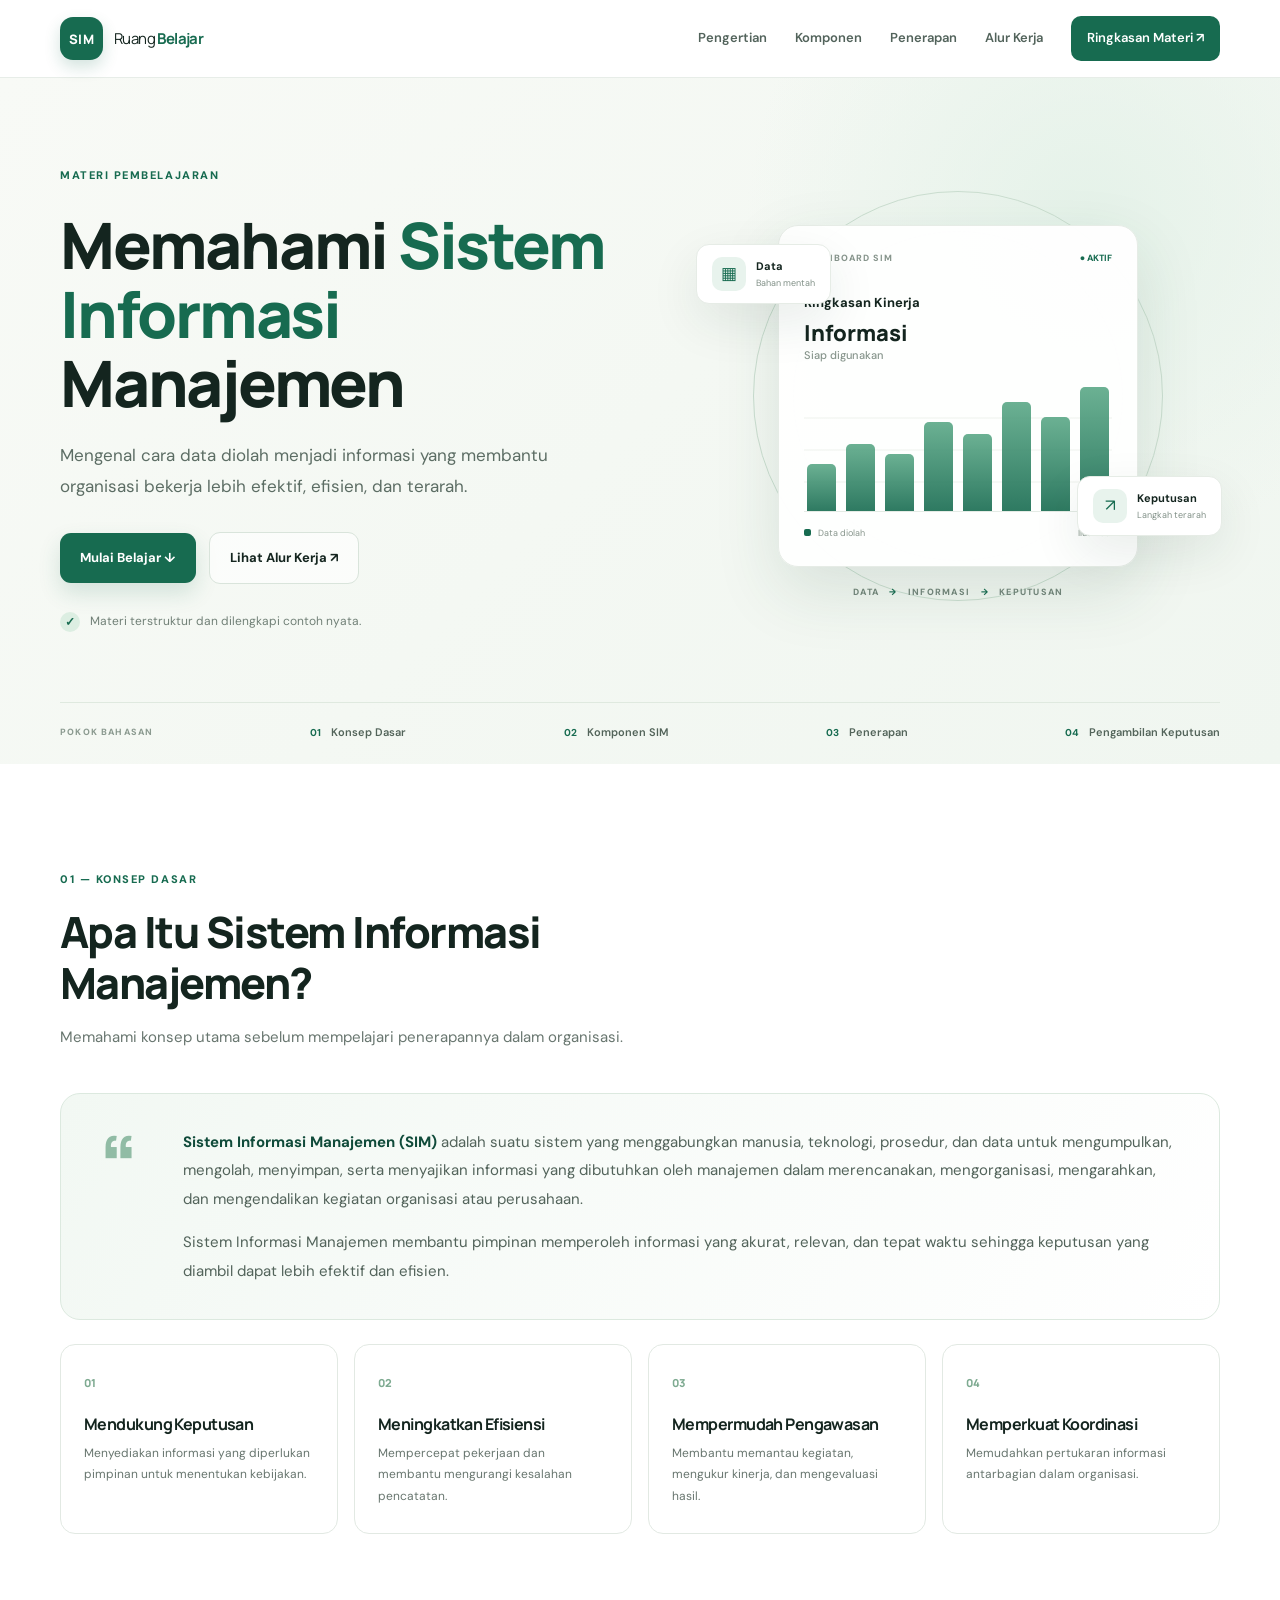
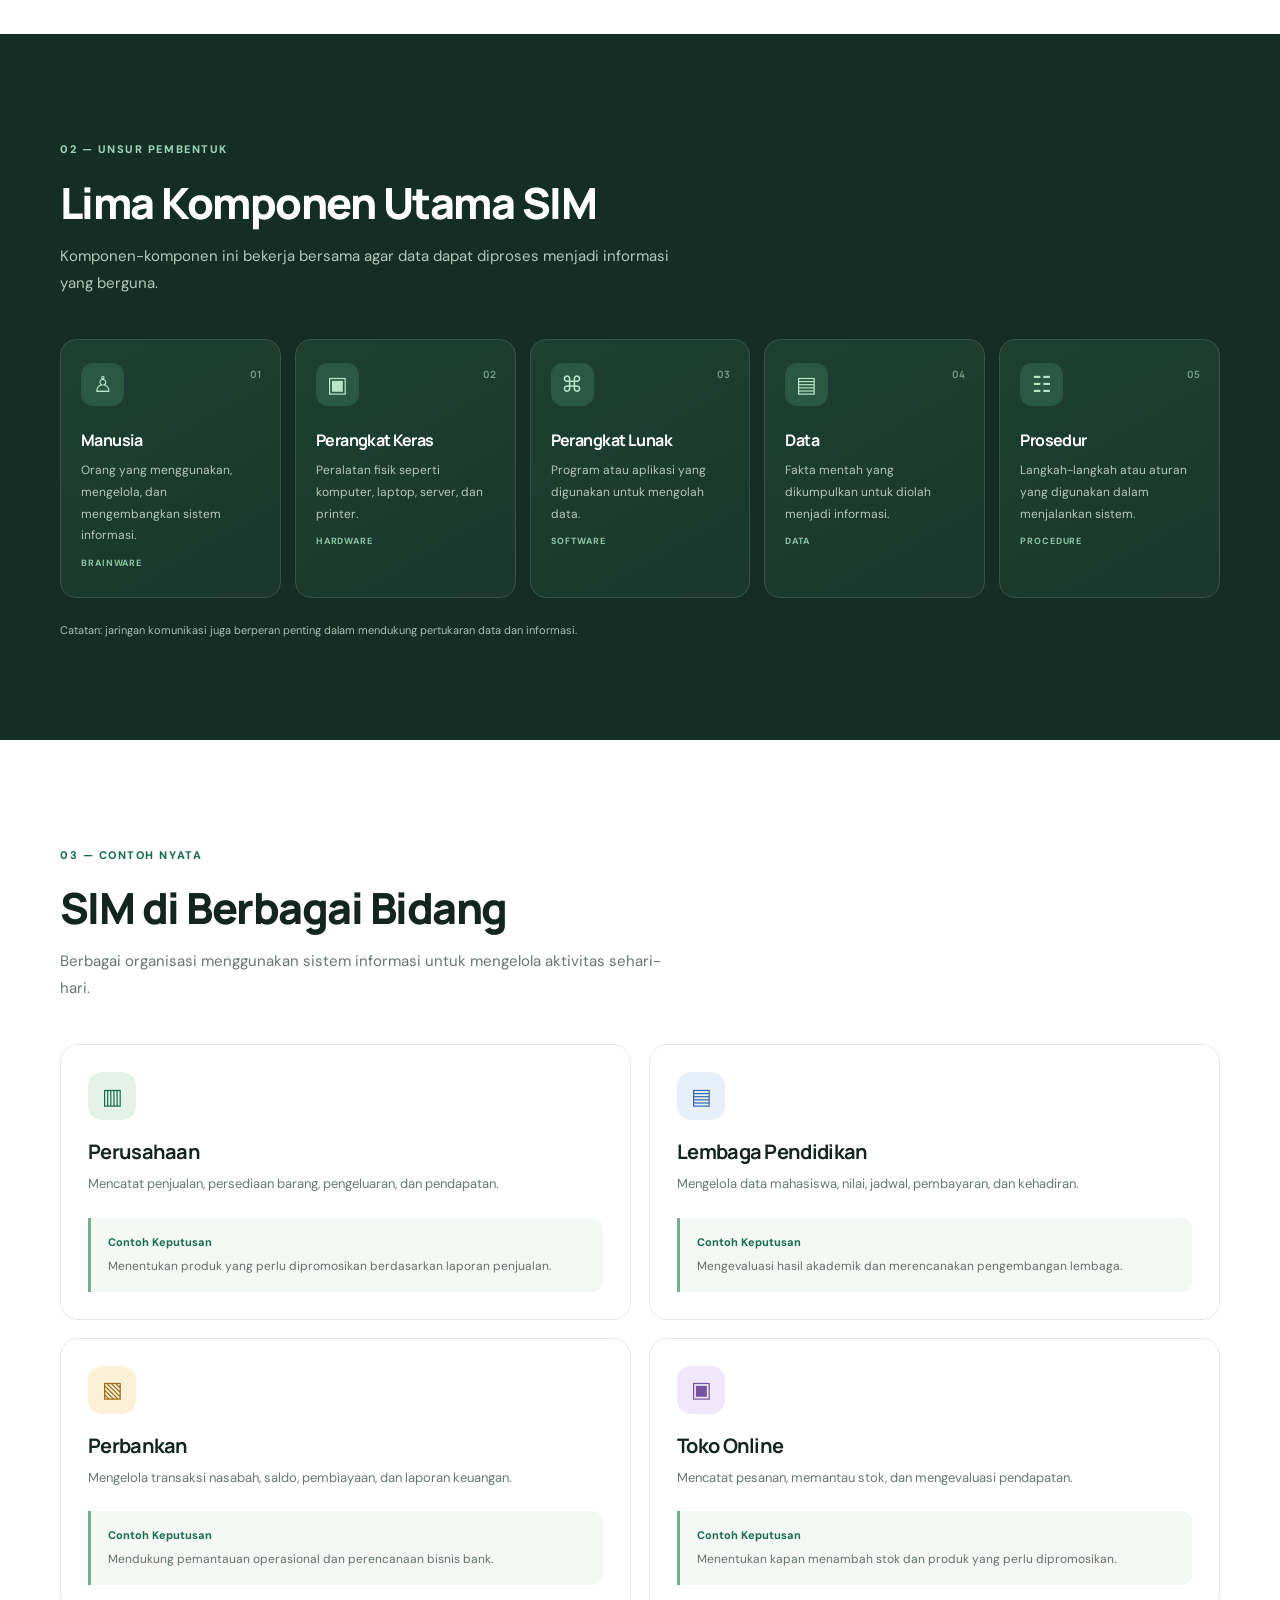
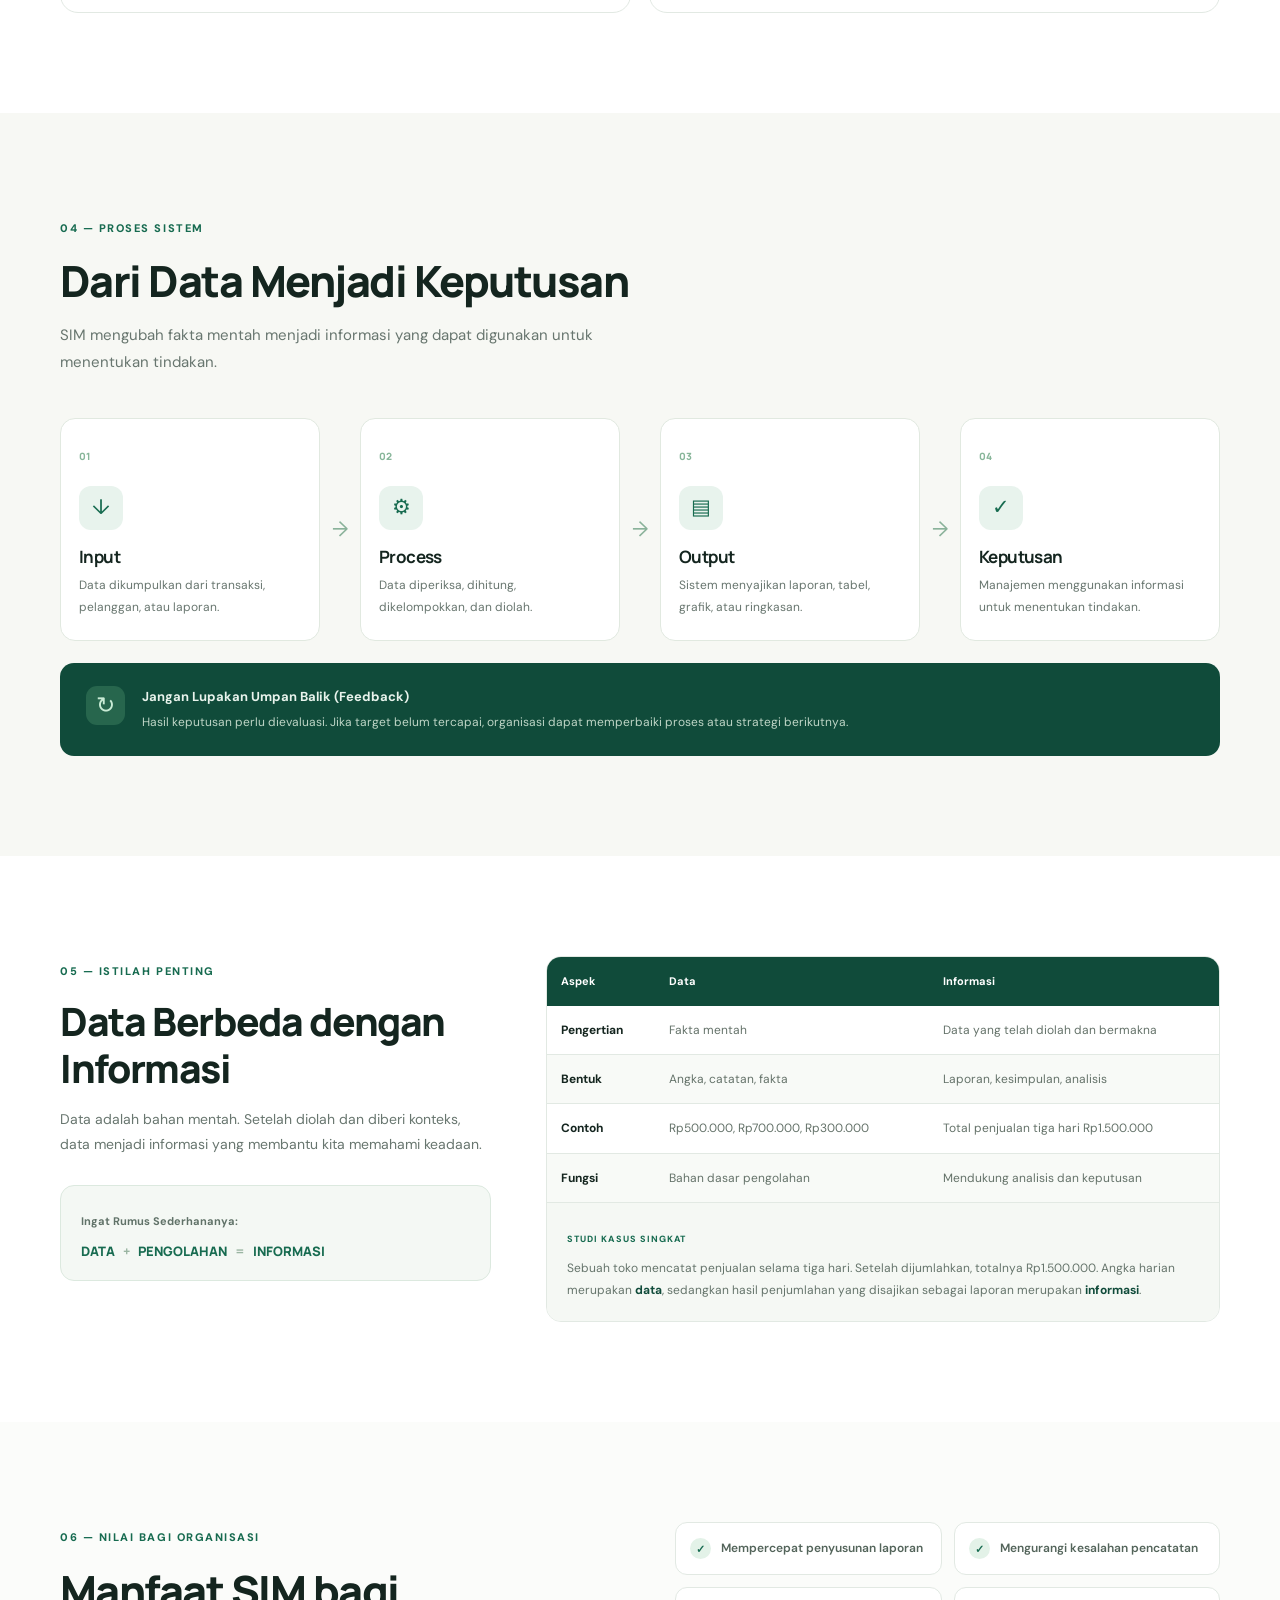
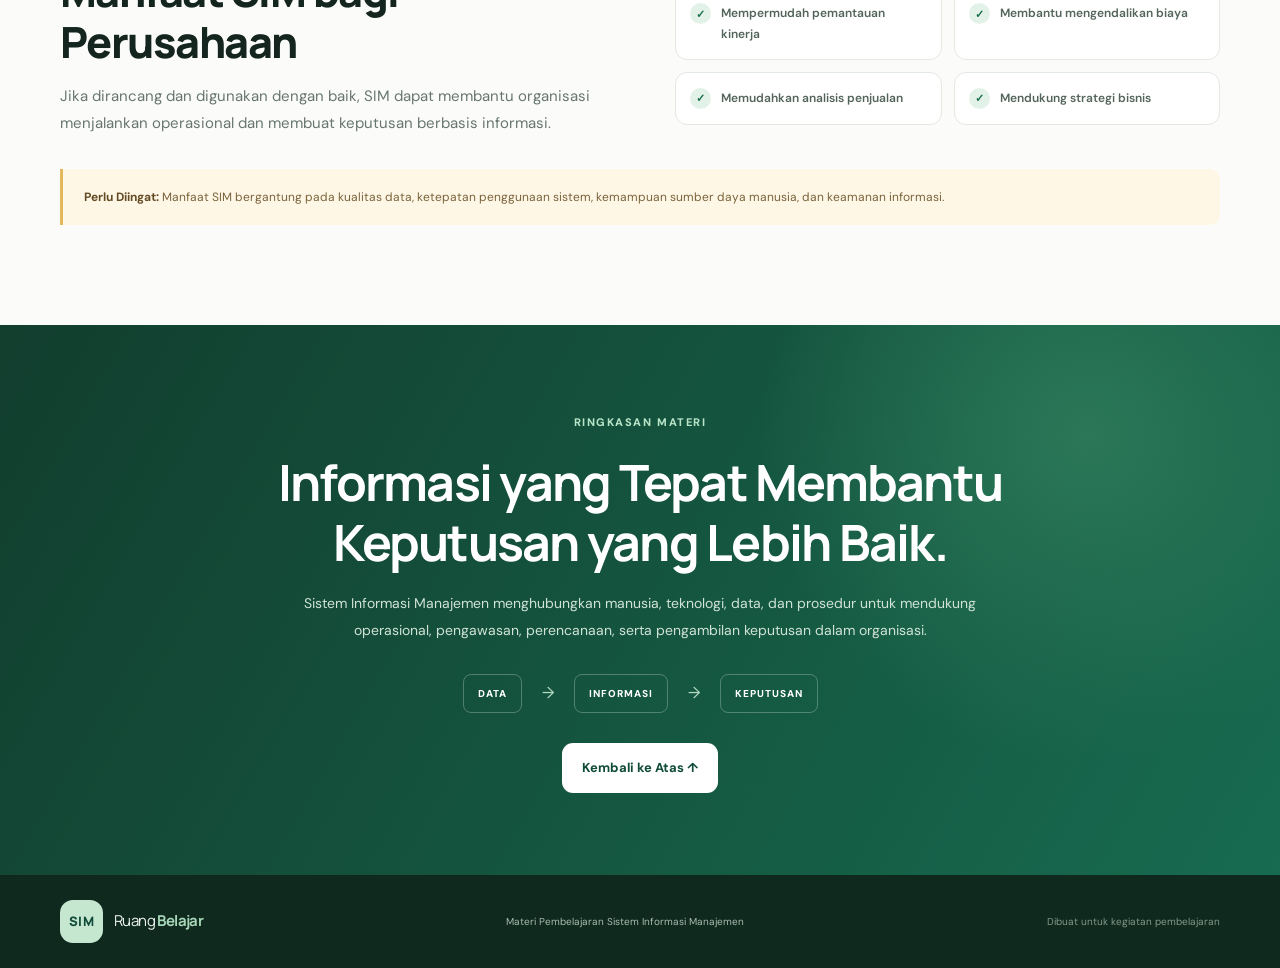
<file: sim/index.html>
<!DOCTYPE html>
<html lang="id">
<head>
    <meta charset="UTF-8">
    <meta name="viewport" content="width=device-width, initial-scale=1.0">
    <meta name="description" content="Materi pembelajaran Sistem Informasi Manajemen, pengertian, tujuan, komponen, contoh penerapan, dan alur kerja.">
    <title>Sistem Informasi Manajemen | Materi Pembelajaran</title>

    <link rel="preconnect" href="https://fonts.googleapis.com">
    <link rel="preconnect" href="https://fonts.gstatic.com" crossorigin>
    <link href="https://fonts.googleapis.com/css2?family=DM+Sans:wght@400;500;600;700&family=Manrope:wght@400;500;600;700;800&display=swap" rel="stylesheet">

    <link rel="stylesheet" href="style.css">
</head>
<body>

<header class="site-header">
    <nav class="nav container">
        <a class="brand" href="#beranda">
            <span class="brand-mark">SIM</span>
            <span class="brand-text">Ruang <strong>Belajar</strong></span>
        </a>

        <button class="menu-toggle" aria-label="Buka navigasi" aria-expanded="false">☰</button>

        <div class="nav-links">
            <a href="#pengertian">Pengertian</a>
            <a href="#komponen">Komponen</a>
            <a href="#penerapan">Penerapan</a>
            <a href="#alur">Alur Kerja</a>
            <a class="nav-cta" href="#kesimpulan">Ringkasan Materi ↗</a>
        </div>
    </nav>
</header>

<main>

    <!-- HERO -->
    <section class="hero" id="beranda">
        <div class="hero-grid container">

            <div class="hero-copy">
                <span class="eyebrow">MATERI PEMBELAJARAN</span>

                <h1>Memahami <span>Sistem Informasi</span> Manajemen</h1>

                <p class="hero-lead">
                    Mengenal cara data diolah menjadi informasi yang membantu
                    organisasi bekerja lebih efektif, efisien, dan terarah.
                </p>

                <div class="hero-actions">
                    <a class="button button-primary" href="#pengertian">Mulai Belajar ↓</a>
                    <a class="button button-quiet" href="#alur">Lihat Alur Kerja ↗</a>
                </div>

                <div class="hero-note">
                    <span class="note-icon">✓</span>
                    Materi terstruktur dan dilengkapi contoh nyata.
                </div>
            </div>

            <div class="hero-visual">
                <div class="visual-orbit orbit-one"></div>
                <div class="visual-orbit orbit-two"></div>

                <div class="main-visual-card">
                    <div class="visual-top">
                        <span class="mini-label">DASHBOARD SIM</span>
                        <span class="live-dot">● AKTIF</span>
                    </div>

                    <div class="chart-title">Ringkasan Kinerja</div>
                    <div class="chart-number">Informasi
                        <span>Siap digunakan</span>
                    </div>

                    <div class="chart-bars">
                        <span style="height:38%"></span>
                        <span style="height:54%"></span>
                        <span style="height:46%"></span>
                        <span style="height:72%"></span>
                        <span style="height:62%"></span>
                        <span style="height:88%"></span>
                        <span style="height:76%"></span>
                        <span style="height:100%"></span>
                    </div>

                    <div class="chart-legend">
                        <span><i></i> Data diolah</span>
                        <span>Ilustrasi</span>
                    </div>
                </div>

                <div class="floating-card floating-data">
                    <span class="float-icon">▦</span>
                    <span><strong>Data</strong><small>Bahan mentah</small></span>
                </div>

                <div class="floating-card floating-decision">
                    <span class="float-icon">↗</span>
                    <span><strong>Keputusan</strong><small>Langkah terarah</small></span>
                </div>

                <div class="visual-caption">
                    DATA <span>→</span> INFORMASI <span>→</span> KEPUTUSAN
                </div>
            </div>

        </div>

        <div class="hero-bottom container">
            <span>POKOK BAHASAN</span>
            <div><b>01</b> Konsep Dasar</div>
            <div><b>02</b> Komponen SIM</div>
            <div><b>03</b> Penerapan</div>
            <div><b>04</b> Pengambilan Keputusan</div>
        </div>
    </section>

    <!-- PENGERTIAN -->
    <section class="section" id="pengertian">
        <div class="container">

            <div class="section-heading">
                <span class="eyebrow">01 — KONSEP DASAR</span>
                <h2>Apa Itu Sistem Informasi Manajemen?</h2>
                <p>Memahami konsep utama sebelum mempelajari penerapannya dalam organisasi.</p>
            </div>

            <div class="definition-card">
                <div class="definition-symbol">“</div>

                <div>
                    <p>
                        <strong>Sistem Informasi Manajemen (SIM)</strong> adalah
                        suatu sistem yang menggabungkan manusia, teknologi,
                        prosedur, dan data untuk mengumpulkan, mengolah,
                        menyimpan, serta menyajikan informasi yang dibutuhkan
                        oleh manajemen dalam merencanakan, mengorganisasi,
                        mengarahkan, dan mengendalikan kegiatan organisasi
                        atau perusahaan.
                    </p>

                    <p>
                        Sistem Informasi Manajemen membantu pimpinan memperoleh
                        informasi yang akurat, relevan, dan tepat waktu sehingga
                        keputusan yang diambil dapat lebih efektif dan efisien.
                    </p>
                </div>
            </div>

            <div class="purpose-grid">
                <article class="purpose-card">
                    <span class="card-number">01</span>
                    <h3>Mendukung Keputusan</h3>
                    <p>Menyediakan informasi yang diperlukan pimpinan untuk menentukan kebijakan.</p>
                </article>

                <article class="purpose-card">
                    <span class="card-number">02</span>
                    <h3>Meningkatkan Efisiensi</h3>
                    <p>Mempercepat pekerjaan dan membantu mengurangi kesalahan pencatatan.</p>
                </article>

                <article class="purpose-card">
                    <span class="card-number">03</span>
                    <h3>Mempermudah Pengawasan</h3>
                    <p>Membantu memantau kegiatan, mengukur kinerja, dan mengevaluasi hasil.</p>
                </article>

                <article class="purpose-card">
                    <span class="card-number">04</span>
                    <h3>Memperkuat Koordinasi</h3>
                    <p>Memudahkan pertukaran informasi antarbagian dalam organisasi.</p>
                </article>
            </div>

        </div>
    </section>

    <!-- KOMPONEN -->
    <section class="section components-section" id="komponen">
        <div class="container">

            <div class="section-heading section-heading-light">
                <span class="eyebrow">02 — UNSUR PEMBENTUK</span>
                <h2>Lima Komponen Utama SIM</h2>
                <p>Komponen-komponen ini bekerja bersama agar data dapat diproses menjadi informasi yang berguna.</p>
            </div>

            <div class="component-grid">

                <article class="component-card">
                    <div class="component-icon">♙</div>
                    <span class="component-index">01</span>
                    <h3>Manusia</h3>
                    <p>Orang yang menggunakan, mengelola, dan mengembangkan sistem informasi.</p>
                    <small>BRAINWARE</small>
                </article>

                <article class="component-card">
                    <div class="component-icon">▣</div>
                    <span class="component-index">02</span>
                    <h3>Perangkat Keras</h3>
                    <p>Peralatan fisik seperti komputer, laptop, server, dan printer.</p>
                    <small>HARDWARE</small>
                </article>

                <article class="component-card">
                    <div class="component-icon">⌘</div>
                    <span class="component-index">03</span>
                    <h3>Perangkat Lunak</h3>
                    <p>Program atau aplikasi yang digunakan untuk mengolah data.</p>
                    <small>SOFTWARE</small>
                </article>

                <article class="component-card">
                    <div class="component-icon">▤</div>
                    <span class="component-index">04</span>
                    <h3>Data</h3>
                    <p>Fakta mentah yang dikumpulkan untuk diolah menjadi informasi.</p>
                    <small>DATA</small>
                </article>

                <article class="component-card">
                    <div class="component-icon">☷</div>
                    <span class="component-index">05</span>
                    <h3>Prosedur</h3>
                    <p>Langkah-langkah atau aturan yang digunakan dalam menjalankan sistem.</p>
                    <small>PROCEDURE</small>
                </article>

            </div>

            <p class="components-note">
                Catatan: jaringan komunikasi juga berperan penting dalam mendukung pertukaran data dan informasi.
            </p>

        </div>
    </section>

    <!-- PENERAPAN -->
    <section class="section" id="penerapan">
        <div class="container">

            <div class="section-heading">
                <span class="eyebrow">03 — CONTOH NYATA</span>
                <h2>SIM di Berbagai Bidang</h2>
                <p>Berbagai organisasi menggunakan sistem informasi untuk mengelola aktivitas sehari-hari.</p>
            </div>

            <div class="application-grid">

                <article class="application-card">
                    <div class="application-icon green">▥</div>
                    <h3>Perusahaan</h3>
                    <p>Mencatat penjualan, persediaan barang, pengeluaran, dan pendapatan.</p>

                    <div class="example-box">
                        <strong>Contoh Keputusan</strong>
                        <span>Menentukan produk yang perlu dipromosikan berdasarkan laporan penjualan.</span>
                    </div>
                </article>

                <article class="application-card">
                    <div class="application-icon blue">▤</div>
                    <h3>Lembaga Pendidikan</h3>
                    <p>Mengelola data mahasiswa, nilai, jadwal, pembayaran, dan kehadiran.</p>

                    <div class="example-box">
                        <strong>Contoh Keputusan</strong>
                        <span>Mengevaluasi hasil akademik dan merencanakan pengembangan lembaga.</span>
                    </div>
                </article>

                <article class="application-card">
                    <div class="application-icon gold">▧</div>
                    <h3>Perbankan</h3>
                    <p>Mengelola transaksi nasabah, saldo, pembiayaan, dan laporan keuangan.</p>

                    <div class="example-box">
                        <strong>Contoh Keputusan</strong>
                        <span>Mendukung pemantauan operasional dan perencanaan bisnis bank.</span>
                    </div>
                </article>

                <article class="application-card">
                    <div class="application-icon purple">▣</div>
                    <h3>Toko Online</h3>
                    <p>Mencatat pesanan, memantau stok, dan mengevaluasi pendapatan.</p>

                    <div class="example-box">
                        <strong>Contoh Keputusan</strong>
                        <span>Menentukan kapan menambah stok dan produk yang perlu dipromosikan.</span>
                    </div>
                </article>

            </div>
        </div>
    </section>

    <!-- ALUR KERJA -->
    <section class="section flow-section" id="alur">
        <div class="container">

            <div class="section-heading">
                <span class="eyebrow">04 — PROSES SISTEM</span>
                <h2>Dari Data Menjadi Keputusan</h2>
                <p>SIM mengubah fakta mentah menjadi informasi yang dapat digunakan untuk menentukan tindakan.</p>
            </div>

            <div class="flow-track">

                <article class="flow-step">
                    <span class="flow-num">01</span>
                    <div class="flow-icon">↓</div>
                    <h3>Input</h3>
                    <p>Data dikumpulkan dari transaksi, pelanggan, atau laporan.</p>
                </article>

                <div class="flow-arrow">→</div>

                <article class="flow-step">
                    <span class="flow-num">02</span>
                    <div class="flow-icon">⚙</div>
                    <h3>Process</h3>
                    <p>Data diperiksa, dihitung, dikelompokkan, dan diolah.</p>
                </article>

                <div class="flow-arrow">→</div>

                <article class="flow-step">
                    <span class="flow-num">03</span>
                    <div class="flow-icon">▤</div>
                    <h3>Output</h3>
                    <p>Sistem menyajikan laporan, tabel, grafik, atau ringkasan.</p>
                </article>

                <div class="flow-arrow">→</div>

                <article class="flow-step">
                    <span class="flow-num">04</span>
                    <div class="flow-icon">✓</div>
                    <h3>Keputusan</h3>
                    <p>Manajemen menggunakan informasi untuk menentukan tindakan.</p>
                </article>

            </div>

            <div class="feedback-banner">
                <span class="feedback-icon">↻</span>
                <div>
                    <strong>Jangan Lupakan Umpan Balik (Feedback)</strong>
                    <p>Hasil keputusan perlu dievaluasi. Jika target belum tercapai, organisasi dapat memperbaiki proses atau strategi berikutnya.</p>
                </div>
            </div>

        </div>
    </section>

    <!-- DATA DAN INFORMASI -->
    <section class="section" id="data-informasi">
        <div class="container data-layout">

            <div>
                <span class="eyebrow">05 — ISTILAH PENTING</span>
                <h2>Data Berbeda dengan Informasi</h2>

                <p class="data-intro">
                    Data adalah bahan mentah. Setelah diolah dan diberi konteks,
                    data menjadi informasi yang membantu kita memahami keadaan.
                </p>

                <div class="data-callout">
                    <strong>Ingat Rumus Sederhananya:</strong>
                    <div>DATA <span>+</span> PENGOLAHAN <span>=</span> INFORMASI</div>
                </div>
            </div>

            <div class="comparison-wrap">
                <table>
                    <thead>
                        <tr>
                            <th>Aspek</th>
                            <th>Data</th>
                            <th>Informasi</th>
                        </tr>
                    </thead>

                    <tbody>
                        <tr>
                            <td>Pengertian</td>
                            <td>Fakta mentah</td>
                            <td>Data yang telah diolah dan bermakna</td>
                        </tr>

                        <tr>
                            <td>Bentuk</td>
                            <td>Angka, catatan, fakta</td>
                            <td>Laporan, kesimpulan, analisis</td>
                        </tr>

                        <tr>
                            <td>Contoh</td>
                            <td>Rp500.000, Rp700.000, Rp300.000</td>
                            <td>Total penjualan tiga hari Rp1.500.000</td>
                        </tr>

                        <tr>
                            <td>Fungsi</td>
                            <td>Bahan dasar pengolahan</td>
                            <td>Mendukung analisis dan keputusan</td>
                        </tr>
                    </tbody>
                </table>

                <div class="mini-case">
                    <span class="case-label">STUDI KASUS SINGKAT</span>
                    <p>
                        Sebuah toko mencatat penjualan selama tiga hari.
                        Setelah dijumlahkan, totalnya Rp1.500.000.
                        Angka harian merupakan <strong>data</strong>, sedangkan
                        hasil penjumlahan yang disajikan sebagai laporan merupakan
                        <strong>informasi</strong>.
                    </p>
                </div>
            </div>

        </div>
    </section>

    <!-- MANFAAT -->
    <section class="section benefits-section">
        <div class="container benefits-layout">

            <div class="section-heading">
                <span class="eyebrow">06 — NILAI BAGI ORGANISASI</span>
                <h2>Manfaat SIM bagi Perusahaan</h2>
                <p>
                    Jika dirancang dan digunakan dengan baik, SIM dapat membantu
                    organisasi menjalankan operasional dan membuat keputusan
                    berbasis informasi.
                </p>
            </div>

            <div class="benefit-list">
                <div><span>✓</span> Mempercepat penyusunan laporan</div>
                <div><span>✓</span> Mengurangi kesalahan pencatatan</div>
                <div><span>✓</span> Mempermudah pemantauan kinerja</div>
                <div><span>✓</span> Membantu mengendalikan biaya</div>
                <div><span>✓</span> Memudahkan analisis penjualan</div>
                <div><span>✓</span> Mendukung strategi bisnis</div>
            </div>

        </div>

        <div class="container">
            <div class="caution-note">
                <strong>Perlu Diingat:</strong>
                Manfaat SIM bergantung pada kualitas data, ketepatan penggunaan sistem,
                kemampuan sumber daya manusia, dan keamanan informasi.
            </div>
        </div>
    </section>

    <!-- KESIMPULAN -->
    <section class="closing-section" id="kesimpulan">
        <div class="container closing-content">

            <span class="eyebrow">RINGKASAN MATERI</span>

            <h2>Informasi yang Tepat Membantu Keputusan yang Lebih Baik.</h2>

            <p>
                Sistem Informasi Manajemen menghubungkan manusia, teknologi,
                data, dan prosedur untuk mendukung operasional, pengawasan,
                perencanaan, serta pengambilan keputusan dalam organisasi.
            </p>

            <div class="closing-equation">
                <span>DATA</span>
                <i>→</i>
                <span>INFORMASI</span>
                <i>→</i>
                <span>KEPUTUSAN</span>
            </div>

            <a class="button button-light" href="#beranda">Kembali ke Atas ↑</a>

        </div>
    </section>

</main>

<footer class="site-footer">
    <div class="container footer-inner">

        <a class="brand footer-brand" href="#beranda">
            <span class="brand-mark">SIM</span>
            <span class="brand-text">Ruang <strong>Belajar</strong></span>
        </a>

        <p>Materi Pembelajaran Sistem Informasi Manajemen</p>

        <span class="footer-credit">Dibuat untuk kegiatan pembelajaran</span>

    </div>
</footer>

<script>
    const toggle = document.querySelector('.menu-toggle');
    const links = document.querySelector('.nav-links');

    toggle.addEventListener('click', () => {
        const open = links.classList.toggle('is-open');

        toggle.setAttribute('aria-expanded', String(open));
        toggle.setAttribute(
            'aria-label',
            open ? 'Tutup navigasi' : 'Buka navigasi'
        );
    });

    links.querySelectorAll('a').forEach(link => {
        link.addEventListener('click', () => {
            links.classList.remove('is-open');
            toggle.setAttribute('aria-expanded', 'false');
        });
    });
</script>

</body>
</html>
</file>
<file: style.css>
/* =====================================================
   RESET DASAR
   ===================================================== */

* {
  box-sizing: border-box;
}


/*
   Membuat perpindahan ketika klik menu
   menjadi halus.
*/

html {
  scroll-behavior: smooth;
}


/*
   Pengaturan dasar seluruh halaman.
*/

body {
  margin: 0;

  font-family: Arial, Helvetica, sans-serif;

  color: #212529;

  background-color: #ffffff;
}



/* =====================================================
   NAVBAR
   ===================================================== */

.navbar {
  padding-top: 14px;
  padding-bottom: 14px;
}


/*
   Jarak antar menu.
*/

.navbar .nav-link {
  margin-left: 10px;

  transition: 0.3s ease;
}


/*
   Efek ketika mouse diarahkan ke menu.
*/

.navbar .nav-link:hover {
  color: #ffffff;

  transform: translateY(-2px);
}



/* =====================================================
   HERO / JUMBOTRON
   ===================================================== */

.jumbotron {

  /*
     Karena navbar menggunakan fixed-top,
     Hero diberi jarak dari atas.
  */

  padding-top: 8rem;

  background-color: #22CE83;

  color: #ffffff;

  overflow: hidden;
}


/*
   Foto profil.
*/

.hero-image {

  border: 5px solid rgba(255, 255, 255, 0.8);

  box-shadow:
    0 15px 40px rgba(0, 0, 0, 0.15);

  transition: 0.3s ease;
}


/*
   Efek ketika foto disentuh mouse.
*/

.hero-image:hover {
  transform: scale(1.03);
}


/*
   Nama pada Hero.
*/

.jumbotron h1 {
  margin-top: 25px;

  font-weight: 700;
}


/*
   Tulisan di bawah nama.
*/

.jumbotron .lead {
  opacity: 0.95;
}


/*
   Wave Hero.
*/

.hero-wave {
  display: block;

  width: 100%;

  margin-top: 40px;

  margin-bottom: -1px;
}



/* =====================================================
   SECTION UMUM
   ===================================================== */

section {
  padding-top: 5rem;
}


/*
   Ketika menu navbar diklik,
   section tidak tertutup navbar.
*/

section[id] {
  scroll-margin-top: 70px;
}



/* =====================================================
   PROFIL
   ===================================================== */

.profil-section {
  padding-top: 7rem;

  background-color: #ffffff;

  overflow: hidden;
}


/* ---------- Badge Profil ---------- */

.profil-badge {

  display: inline-block;

  padding: 7px 18px;

  margin-bottom: 18px;

  border: 1px solid #22CE83;

  border-radius: 50px;

  color: #22CE83;

  background-color: #f4fff9;

  font-size: 12px;

  font-weight: 700;

  letter-spacing: 2.5px;
}


/* ---------- Judul Profil ---------- */

.profil-title {

  margin-bottom: 15px;

  color: #212529;

  font-size: clamp(2.2rem, 5vw, 3.5rem);

  font-weight: 700;

  line-height: 1.15;
}


/*
   Kata yang diberi warna hijau.
*/

.profil-title span {
  color: #22CE83;
}


/* ---------- Intro ---------- */

.profil-intro {

  max-width: 650px;

  margin: 0 auto;

  color: #777;

  font-size: 1.05rem;

  line-height: 1.8;
}


/* ---------- Teks Profil ---------- */

.profil-text {
  padding-right: 30px;
}


.profil-text h3 {

  margin-bottom: 25px;

  color: #212529;

  font-size: 2rem;

  font-weight: 700;

  line-height: 1.3;
}


.profil-text h3 span {
  color: #22CE83;
}


.profil-text p {

  margin-bottom: 16px;

  color: #666;

  font-size: 15px;

  line-height: 1.85;
}


.profil-text strong {
  color: #212529;
}



/* ---------- Quote ---------- */

.profil-highlight {

  display: flex;

  align-items: center;

  gap: 15px;

  margin-top: 30px;

  padding: 18px 20px;

  border-left: 4px solid #22CE83;

  background-color: #f7fffb;

  border-radius: 0 12px 12px 0;
}


.profil-highlight i {

  color: #22CE83;

  font-size: 30px;
}


.profil-highlight p {

  margin: 0;

  color: #444;

  font-size: 14px;

  font-style: italic;
}



/* ---------- Container Card Profil ---------- */

.profil-card-wrapper {

  display: flex;

  flex-direction: column;

  gap: 15px;
}



/* ---------- Card Profil ---------- */

.profil-card {

  display: flex;

  align-items: flex-start;

  gap: 18px;

  padding: 20px;

  background-color: #ffffff;

  border: 1px solid #eeeeee;

  border-radius: 18px;

  transition:
    transform 0.3s ease,
    box-shadow 0.3s ease,
    border-color 0.3s ease;
}


/*
   Efek hover.
*/

.profil-card:hover {

  transform: translateY(-5px);

  border-color: #22CE83;

  box-shadow:
    0 15px 35px rgba(34, 206, 131, 0.12);
}


/* ---------- Icon ---------- */

.profil-icon {

  flex-shrink: 0;

  width: 52px;

  height: 52px;

  display: flex;

  align-items: center;

  justify-content: center;

  border-radius: 15px;

  background-color: #eafff4;

  color: #22CE83;

  font-size: 22px;
}


/* ---------- Judul Card ---------- */

.profil-card h4 {

  margin: 2px 0 7px;

  color: #212529;

  font-size: 17px;

  font-weight: 700;
}


/* ---------- Isi Card ---------- */

.profil-card p {

  margin: 0;

  color: #777;

  font-size: 13px;

  line-height: 1.7;
}


/* ---------- Wave Profil ---------- */

.profil-wave {

  display: block;

  width: 100%;

  margin-top: 80px;

  margin-bottom: -1px;
}



/* =====================================================
   LAYANAN
   ===================================================== */

#grup {

  background-color: #22CE83;

  color: #ffffff;

  overflow: hidden;
}


/* Badge layanan */

.layanan-badge {

  display: inline-block;

  margin-bottom: 10px;

  color: rgba(255, 255, 255, 0.85);

  font-size: 12px;

  font-weight: 700;

  letter-spacing: 2px;
}


/* Judul */

.layanan-title {
  font-weight: 700;
}


/* ---------- Card ---------- */

.layanan-card {

  overflow: hidden;

  border: none;

  border-radius: 18px;

  color: #212529;

  transition:
    transform 0.3s ease,
    box-shadow 0.3s ease;
}


.layanan-card:hover {

  transform: translateY(-8px);

  box-shadow:
    0 20px 40px rgba(0, 0, 0, 0.15);
}


/* ---------- Gambar ---------- */

.layanan-card img {

  height: 220px;

  object-fit: cover;
}


/* ---------- Judul ---------- */

.layanan-card .card-title {

  font-weight: 700;
}


/* ---------- Deskripsi ---------- */

.layanan-card .card-text {

  color: #666;

  font-size: 14px;

  line-height: 1.7;
}


/* ---------- Tombol ---------- */

.layanan-button {

  color: #198754;

  font-weight: 600;

  border-radius: 50px;
}


.layanan-button:hover {

  color: #ffffff;

  background-color: #198754;
}


/* ---------- Wave ---------- */

.layanan-wave {

  display: block;

  width: 100%;

  margin-top: 60px;

  margin-bottom: -1px;
}



/* =====================================================
   KONTAK
   ===================================================== */

.kontak-section {

  background-color: #ffffff;
}


/* Badge */

.kontak-badge {

  display: inline-block;

  margin-bottom: 10px;

  color: #22CE83;

  font-size: 12px;

  font-weight: 700;

  letter-spacing: 2px;
}


/* ---------- Form ---------- */

.kontak-form {

  padding: 30px;

  background-color: #ffffff;

  border: 1px solid #eeeeee;

  border-radius: 20px;

  box-shadow:
    0 10px 30px rgba(0, 0, 0, 0.05);
}


/* Label */

.kontak-form .form-label {
  font-weight: 600;
}


/* Input */

.kontak-form .form-control {

  padding: 12px 15px;

  border-radius: 10px;

  border: 1px solid #dddddd;
}


/*
   Warna ketika input sedang dipilih.
*/

.kontak-form .form-control:focus {

  border-color: #22CE83;

  box-shadow:
    0 0 0 0.2rem rgba(34, 206, 131, 0.15);
}


/* Tombol */

.kontak-button {

  padding: 10px 22px;

  border-radius: 50px;

  font-weight: 600;
}



/* =====================================================
   FOOTER
   ===================================================== */

.footer-wave {

  display: block;

  width: 100%;

  margin-bottom: -1px;
}


.footer {

  padding: 20px;
}


.footer p {
  margin: 0;
}


.footer i {
  margin-left: 5px;
}



/* =====================================================
   RESPONSIVE TABLET
   ===================================================== */

@media (max-width: 991px) {

  .profil-section {
    padding-top: 5rem;
  }

  .profil-text {
    padding-right: 0;
  }

}



/* =====================================================
   RESPONSIVE HP
   ===================================================== */

@media (max-width: 576px) {


  /* Hero */

  .jumbotron {
    padding-top: 7rem;
  }


  .hero-image {
    width: 160px;
  }


  /* Profil */

  .profil-title {
    font-size: 2.2rem;
  }


  .profil-text h3 {
    font-size: 1.7rem;
  }


  .profil-intro {
    font-size: 0.95rem;
  }


  .profil-card {
    padding: 16px;
  }


  .profil-icon {

    width: 45px;

    height: 45px;

    font-size: 19px;
  }


  .profil-card h4 {
    font-size: 15px;
  }


  .profil-card p {
    font-size: 12px;
  }


  /* Layanan */

  .layanan-card img {
    height: 200px;
  }


  /* Kontak */

  .kontak-form {
    padding: 20px;
  }

}

/* =====================================================
   WHATSAPP FLOATING BUTTON
   ===================================================== */

/* Posisi utama */
.whatsapp-floating {
    position: fixed;
    right: 25px;
    bottom: 25px;

    width: 75px;
    height: 75px;

    z-index: 99999;

    /* Supaya animasi tidak mengganggu layout */
    pointer-events: none;
}


/* =====================================================
   TOMBOL UTAMA
   ===================================================== */

.whatsapp-button {
    position: relative;

    display: flex;
    align-items: center;
    justify-content: center;

    width: 62px;
    height: 62px;

    margin: 6px;

    border-radius: 50%;

    background:
        linear-gradient(
            145deg,
            #25d366,
            #16a34a
        );

    text-decoration: none;

    box-shadow:
        0 8px 25px rgba(20, 160, 70, 0.35),
        0 0 20px rgba(100, 255, 80, 0.25);

    pointer-events: auto;

    transition:
        transform 0.3s ease,
        box-shadow 0.3s ease;

    animation: whatsapp-float 3s ease-in-out infinite;
}


/* Efek ketika mouse diarahkan */
.whatsapp-button:hover {

    transform: scale(1.12);

    box-shadow:
        0 12px 35px rgba(20, 160, 70, 0.5),
        0 0 35px rgba(150, 255, 70, 0.5);
}


/* =====================================================
   LOGO WHATSAPP
   ===================================================== */

.whatsapp-icon {

    position: relative;

    width: 37px;
    height: 37px;

    display: flex;
    align-items: center;
    justify-content: center;

    z-index: 10;

    animation: whatsapp-icon-pulse 2s ease-in-out infinite;
}


.whatsapp-icon svg {

    width: 100%;
    height: 100%;

    display: block;
}


/* =====================================================
   RADAR / GELOMBANG
   ===================================================== */

.wa-radar {

    position: absolute;

    left: 50%;
    top: 50%;

    width: 62px;
    height: 62px;

    border-radius: 50%;

    border: 2px solid rgba(142, 255, 67, 0.75);

    transform: translate(-50%, -50%) scale(1);

    pointer-events: none;

    z-index: 1;

    opacity: 0;

    animation: radar-wave 3s ease-out infinite;
}


/* Gelombang kedua */
.radar-2 {
    animation-delay: 1s;
}


/* Gelombang ketiga */
.radar-3 {
    animation-delay: 2s;
}


/* =====================================================
   LINGKARAN YANG BERPUTAR
   ===================================================== */

.wa-orbit {

    position: absolute;

    left: 50%;
    top: 50%;

    width: 74px;
    height: 74px;

    border-radius: 50%;

    transform: translate(-50%, -50%);

    pointer-events: none;

    z-index: 2;
}


/* Lingkaran pertama */
.orbit-1 {

    border: 2px solid transparent;

    border-top-color: rgba(182, 255, 70, 0.95);

    border-right-color: rgba(182, 255, 70, 0.45);

    animation: orbit-spin 2.8s linear infinite;
}


/* Lingkaran kedua */
.orbit-2 {

    width: 68px;
    height: 68px;

    border: 1px solid transparent;

    border-bottom-color: rgba(255, 230, 70, 0.8);

    border-left-color: rgba(255, 230, 70, 0.3);

    animation: orbit-spin-reverse 2s linear infinite;
}


/* =====================================================
   TITIK STATUS
   ===================================================== */

.wa-status {

    position: absolute;

    right: 1px;
    bottom: 3px;

    width: 12px;
    height: 12px;

    border-radius: 50%;

    background: #d9ff48;

    border: 2px solid #ffffff;

    z-index: 20;

    box-shadow:
        0 0 8px rgba(200, 255, 50, 0.9);

    animation: status-blink 1.5s ease-in-out infinite;
}


/* =====================================================
   ANIMASI MELAYANG
   ===================================================== */

@keyframes whatsapp-float {

    0% {
        transform: translateY(0);
    }

    50% {
        transform: translateY(-7px);
    }

    100% {
        transform: translateY(0);
    }

}


/* =====================================================
   ANIMASI LOGO
   ===================================================== */

@keyframes whatsapp-icon-pulse {

    0% {
        transform: scale(1);
    }

    50% {
        transform: scale(1.08);
    }

    100% {
        transform: scale(1);
    }

}


/* =====================================================
   ANIMASI RADAR
   ===================================================== */

@keyframes radar-wave {

    0% {

        transform:
            translate(-50%, -50%)
            scale(0.8);

        opacity: 0.8;
    }

    70% {

        transform:
            translate(-50%, -50%)
            scale(2);

        opacity: 0.15;
    }

    100% {

        transform:
            translate(-50%, -50%)
            scale(2.4);

        opacity: 0;
    }

}


/* =====================================================
   ANIMASI LINGKARAN
   ===================================================== */

@keyframes orbit-spin {

    from {
        transform:
            translate(-50%, -50%)
            rotate(0deg);
    }

    to {
        transform:
            translate(-50%, -50%)
            rotate(360deg);
    }

}


@keyframes orbit-spin-reverse {

    from {
        transform:
            translate(-50%, -50%)
            rotate(360deg);
    }

    to {
        transform:
            translate(-50%, -50%)
            rotate(0deg);
    }

}


/* =====================================================
   ANIMASI STATUS
   ===================================================== */

@keyframes status-blink {

    0% {
        transform: scale(1);
        opacity: 1;
    }

    50% {
        transform: scale(1.25);
        opacity: 0.65;
    }

    100% {
        transform: scale(1);
        opacity: 1;
    }

}


/* =====================================================
   RESPONSIVE MOBILE
   ===================================================== */

@media (max-width: 768px) {

    .whatsapp-floating {

        right: 17px;
        bottom: 17px;

        width: 68px;
        height: 68px;
    }


    .whatsapp-button {

        width: 56px;
        height: 56px;

        margin: 6px;
    }


    .whatsapp-icon {

        width: 33px;
        height: 33px;
    }


    .wa-radar {

        width: 56px;
        height: 56px;
    }


    .wa-orbit {

        width: 67px;
        height: 67px;
    }


    .orbit-2 {

        width: 61px;
        height: 61px;
    }

}
/* =====================================================
   HERO PARTICLE NETWORK
   ===================================================== */

.hero {
    position: relative;
    overflow: hidden;

    background: #20c98a;
}


/* =====================================================
   PARTICLE NETWORK
   Canvas hanya sebagai background
===================================================== */

.particle-network {
    position: absolute;

    top: 0;
    left: 0;

    width: 100%;
    height: 100%;

    z-index: 0;

    pointer-events: none;

    display: block;
}
/* =====================================================
   LAYANAN
===================================================== */

.layanan-section {
    position: relative;

    background-color: #22CE83;

    overflow: hidden;
}

.layanan-section .container {
    position: relative;

    z-index: 1;
}

/* Isi hero berada DI ATAS canvas */

.hero-content {
    position: relative;

    z-index: 2;
}


/* =====================================================
   GLOW HALUS BACKGROUND
   ===================================================== */

.hero::before {
    content: "";

    position: absolute;

    width: 500px;
    height: 500px;

    left: 50%;
    top: 35%;

    transform: translate(-50%, -50%);

    border-radius: 50%;

    background:
        radial-gradient(
            circle,
            rgba(210, 255, 130, 0.10) 0%,
            rgba(210, 255, 130, 0.04) 35%,
            transparent 70%
        );

    z-index: 0;

    pointer-events: none;

    animation: hero-glow 8s ease-in-out infinite;
}


@keyframes hero-glow {

    0% {
        transform: translate(-50%, -50%) scale(1);
        opacity: 0.7;
    }

    50% {
        transform: translate(-50%, -50%) scale(1.25);
        opacity: 1;
    }

    100% {
        transform: translate(-50%, -50%) scale(1);
        opacity: 0.7;
    }

}


/* =====================================================
   FOTO HERO
   ===================================================== */

.hero-content img {
    position: relative;
    z-index: 3;
}


/* =====================================================
   TEXT HERO
   ===================================================== */

.hero-content h1,
.hero-content p {
    position: relative;
    z-index: 3;
}


/* =====================================================
   MOBILE
   ===================================================== */

@media (max-width: 768px) {

    .hero::before {

        width: 350px;
        height: 350px;
    }

}

/* =====================================================
   MUSIC BUTTON
   Posisi kiri bawah
   Sejajar dengan WhatsApp kanan bawah
   ===================================================== */

#music-button {

    position: fixed;

    left: 25px;
    bottom: 25px;

    width: 62px;
    height: 62px;

    border: none;
    border-radius: 50%;

    background: linear-gradient(
        145deg,
        #25d366,
        #198754
    );

    color: #ffffff;

    display: flex;
    align-items: center;
    justify-content: center;

    font-size: 23px;

    cursor: pointer;

    z-index: 99999;

    box-shadow:
        0 8px 25px rgba(20, 160, 70, 0.35),
        0 0 20px rgba(150, 255, 70, 0.25);

    transition:
        transform 0.3s ease,
        box-shadow 0.3s ease;

    animation: music-float 3s ease-in-out infinite;
}


/* Hover */

#music-button:hover {

    transform: scale(1.12);

    box-shadow:
        0 12px 35px rgba(20, 160, 70, 0.5),
        0 0 30px rgba(150, 255, 70, 0.4);
}


/* Animasi naik turun */

@keyframes music-float {

    0% {
        transform: translateY(0);
    }

    50% {
        transform: translateY(-6px);
    }

    100% {
        transform: translateY(0);
    }

}


/* =====================================================
   MOBILE
   ===================================================== */

@media (max-width: 768px) {

    #music-button {

        left: 17px;
        bottom: 17px;

        width: 56px;
        height: 56px;

        font-size: 21px;
    }

}
</file>
<file: filsafat-ekonomi/style.css>
:root {
  --green: #123c2f;
  --green2: #205943;
  --gold: #c7a45a;
  --ivory: #f7f5ee;
  --white: #fffefa;
  --ink: #26342e;
  --muted: #65736b;
  --line: #e4e5dc;
}

* {
  box-sizing: border-box;
  margin: 0;
  padding: 0;
}

html {
  scroll-behavior: smooth;
  scroll-padding-top: 90px;
}

body {
  font-family: Arial, Helvetica, sans-serif;
  background: var(--ivory);
  color: var(--ink);
  line-height: 1.75;
}

.container {
  width: min(1120px, 90%);
  margin: auto;
}

/* HEADER */

.header {
  background: var(--green);
  color: white;
  position: sticky;
  top: 0;
  z-index: 100;
  box-shadow: 0 3px 15px rgba(0,0,0,.12);
}

.nav {
  min-height: 72px;
  display: flex;
  align-items: center;
  justify-content: space-between;
  gap: 20px;
}

.logo {
  font-size: 19px;
  font-weight: 800;
  color: white;
  text-decoration: none;
  letter-spacing: 1px;
}

.logo span {
  color: var(--gold);
  margin-left: 5px;
}

nav {
  display: flex;
  gap: 20px;
  flex-wrap: wrap;
}

nav a {
  color: #f3f1e8;
  font-size: 12px;
  text-decoration: none;
}

nav a:hover {
  color: var(--gold);
}

/* HERO */

.hero {
  background: linear-gradient(120deg, #102f26, #205943);
  color: white;
  padding: 105px 0 115px;
}

.hero-content {
  max-width: 900px;
}

.eyebrow {
  display: block;
  color: var(--gold);
  font-size: 11px;
  font-weight: 800;
  letter-spacing: 2px;
  margin-bottom: 12px;
}

.hero h1 {
  font-size: clamp(34px, 5vw, 58px);
  line-height: 1.18;
  margin-bottom: 24px;
}

.hero p {
  max-width: 700px;
  color: #e1eae3;
  font-size: 17px;
  margin-bottom: 32px;
}

.btn {
  display: inline-block;
  padding: 12px 25px;
  background: var(--gold);
  color: var(--green);
  border-radius: 5px;
  text-decoration: none;
  font-weight: 800;
}

.btn:hover {
  background: #dfc17e;
}

/* SECTION */

.section {
  padding: 75px 0;
  border-bottom: 1px solid var(--line);
}

.section-heading {
  display: flex;
  align-items: flex-start;
  gap: 20px;
  margin-bottom: 32px;
}

.number {
  color: var(--gold);
  font-size: 39px;
  line-height: 1.2;
  font-weight: 800;
}

.section h2 {
  color: var(--green);
  font-size: clamp(25px, 4vw, 36px);
  line-height: 1.3;
}

.subtitle {
  color: var(--muted);
  margin-top: 7px;
}

/* CARDS */

.three-cards,
.example-grid,
.case-grid {
  display: grid;
  grid-template-columns: repeat(3, 1fr);
  gap: 20px;
}

.card,
.example-card,
.case-card {
  background: var(--white);
  border: 1px solid var(--line);
  border-radius: 10px;
  padding: 24px;
}

.card h3,
.example-card h3,
.case-card h3 {
  color: var(--green);
  margin-bottom: 12px;
  line-height: 1.4;
}

.card p,
.example-card p,
.case-card p {
  font-size: 14px;
  color: var(--muted);
}

.card .example,
.example {
  margin-top: 14px;
  padding-top: 12px;
  border-top: 1px solid var(--line);
  font-size: 13px;
}

.featured {
  border-top: 4px solid var(--gold);
}

.emoji {
  font-size: 32px;
  display: block;
  margin-bottom: 14px;
}

/* DEFINITION */

.definition {
  padding: 30px;
  background: var(--green);
  color: white;
  border-radius: 10px;
}

.definition h3 {
  color: var(--gold);
  margin-bottom: 12px;
}

.definition p {
  color: #e5eee7;
  margin-bottom: 10px;
}

.concept-box {
  background: #e9eee7;
  border-left: 4px solid var(--green2);
  border-radius: 6px;
  padding: 24px;
  margin-top: 20px;
}

.concept-box h3 {
  color: var(--green);
  margin-bottom: 8px;
}

.subheading {
  color: var(--green);
  font-size: 20px;
  margin: 36px 0 18px;
}

/* ANSWER */

.answer {
  margin-top: 18px;
  padding: 15px;
  background: #f0f3ed;
  border-radius: 6px;
  font-size: 13px;
  color: var(--muted);
}

.answer strong {
  display: block;
  color: var(--green);
  margin-bottom: 7px;
}

.answer ul {
  padding-left: 18px;
  margin-bottom: 12px;
}

/* HIGHLIGHT */

.highlight {
  margin-top: 28px;
  padding: 25px;
  background: #e9eee7;
  border-left: 4px solid var(--green2);
  border-radius: 6px;
}

.highlight h3,
.highlight strong {
  color: var(--green);
  margin-bottom: 8px;
}

/* QUESTIONS */

.question-box {
  background: #f0e9d8;
  text-align: center;
  padding: 30px 24px;
  border-radius: 10px;
  margin-top: 30px;
}

.question-box h3 {
  color: var(--green);
  font-size: 21px;
  margin-bottom: 10px;
}

.question-box p {
  color: #725d2e;
}

/* VALUES */

.values {
  background: white;
  border: 1px solid var(--line);
  padding: 25px;
  border-radius: 10px;
}

.value-list {
  display: grid;
  grid-template-columns: repeat(2, 1fr);
  gap: 12px;
}

.value-list span {
  background: #eef2eb;
  padding: 12px;
  border-radius: 5px;
  color: var(--green);
  font-weight: 600;
}

/* PROCESS */

.process {
  background: white;
  border: 1px solid var(--line);
  padding: 25px;
  margin-top: 28px;
  border-radius: 10px;
}

.process h3 {
  color: var(--green);
  margin-bottom: 18px;
}

.process-list {
  display: grid;
  gap: 10px;
}

.process-list div {
  display: flex;
  align-items: center;
  gap: 15px;
  background: #f1f3ed;
  padding: 12px;
  border-radius: 5px;
}

.process-list span {
  color: var(--gold);
  font-weight: 800;
}

/* COMPARISON TABLE */

.table-wrap {
  overflow-x: auto;
  border-radius: 10px;
  background: white;
}

table {
  width: 100%;
  border-collapse: collapse;
  min-width: 650px;
  font-size: 14px;
}

th {
  background: var(--green);
  color: white;
  text-align: left;
}

th, td {
  padding: 16px;
  border-bottom: 1px solid var(--line);
}

td strong {
  color: var(--green);
}

/* CASE STUDY */

.case-intro {
  display: flex;
  gap: 20px;
  align-items: center;
  padding: 28px;
  background: var(--green);
  color: white;
  border-radius: 10px;
  margin-bottom: 20px;
}

.case-intro h3 {
  color: var(--gold);
  margin-bottom: 8px;
}

.case-intro p {
  color: #e4eee6;
}

.case-number {
  color: var(--gold);
  font-size: 30px;
  font-weight: 800;
  display: block;
  margin-bottom: 12px;
}

/* DISCUSSION */

.discussion-box {
  background: white;
  border: 1px solid var(--line);
  border-radius: 10px;
  padding: 25px;
  margin-bottom: 18px;
}

.discussion-box h3 {
  color: var(--green);
  margin-bottom: 12px;
}

.discussion-box ol {
  padding-left: 23px;
}

.discussion-box li {
  padding: 7px 0 7px 5px;
  border-bottom: 1px solid var(--line);
}

.assignment {
  border-left: 4px solid var(--gold);
}

/* CONCLUSION */

.conclusion {
  background: #e9eee7;
  text-align: center;
  padding: 55px 35px;
  border-radius: 12px;
  margin: 60px auto;
}

.conclusion h2 {
  color: var(--green);
  font-size: 32px;
}

.conclusion > p {
  max-width: 760px;
  margin: 18px auto;
}

.conclusion-points {
  display: grid;
  grid-template-columns: repeat(3, 1fr);
  gap: 15px;
  margin: 35px 0;
}

.conclusion-points div {
  background: white;
  border-radius: 8px;
  padding: 20px 12px;
}

.conclusion-points strong,
.conclusion-points span {
  display: block;
}

.conclusion-points strong {
  color: var(--green);
  font-size: 13px;
  margin-bottom: 7px;
}

.conclusion-points span {
  color: var(--muted);
  font-size: 13px;
}

.closing {
  color: var(--green);
  font-size: 18px;
  font-weight: 700;
}

/* FOOTER */

.footer {
  background: var(--green);
  color: white;
  text-align: center;
  padding: 35px 15px;
}

.footer strong {
  color: var(--gold);
  letter-spacing: 2px;
}

.footer p {
  color: #d9e3dc;
  font-size: 13px;
  margin: 8px 0;
}

.footer small {
  color: #b8c8bd;
}

/* RESPONSIVE */

@media (max-width: 850px) {
  .nav {
    padding: 15px 0;
    align-items: flex-start;
    flex-direction: column;
  }

  nav {
    gap: 12px 17px;
  }

  .three-cards,
  .example-grid,
  .case-grid {
    grid-template-columns: repeat(2, 1fr);
  }

  .hero {
    padding: 75px 0;
  }
}

@media (max-width: 600px) {
  .container {
    width: 92%;
  }

  .hero h1 {
    font-size: 34px;
  }

  .hero p {
    font-size: 15px;
  }

  .section {
    padding: 55px 0;
  }

  .section-heading {
    gap: 12px;
  }

  .number {
    font-size: 29px;
  }

  .three-cards,
  .example-grid,
  .case-grid,
  .value-list,
  .conclusion-points {
    grid-template-columns: 1fr;
  }

  .definition {
    padding: 22px;
  }

  .case-intro {
    align-items: flex-start;
  }

  .conclusion {
    padding: 35px 18px;
  }

  .conclusion h2 {
    font-size: 27px;
  }
  }
</file>
<file: konsultasi/style.css>
:root {
    --black: #14532d;
    --black-2: #166534;
    --black-3: #15803d;
    --white: #ffffff;
    --off-white: #f1faf4;
    --gray-1: #dcfce7;
    --gray-2: #a7cbb2;
    --gray-3: #64786a;
    --gray-4: #365943;
    --border-light: rgba(20, 83, 45, .12);
    --border-dark: rgba(20, 83, 45, .14);
    --radius: 22px;
    --shadow: 0 24px 70px rgba(20, 83, 45, .10);
}

* {
    margin: 0;
    padding: 0;
    box-sizing: border-box;
}

html {
    scroll-behavior: smooth;
}

body {
    font-family: "Inter", sans-serif;
    color: var(--black);
    background: var(--white);
    line-height: 1.7;
    overflow-x: hidden;
}

body, button, a {
    -webkit-font-smoothing: antialiased;
}

a {
    color: inherit;
    text-decoration: none;
}

img {
    display: block;
    max-width: 100%;
}

button, a {
    -webkit-tap-highlight-color: transparent;
}

::selection {
    color: var(--white);
    background: var(--black);
}

.container {
    width: min(1180px, calc(100% - 48px));
    margin-inline: auto;
}

.background-grid {
    position: fixed;
    inset: 0;
    pointer-events: none;
    z-index: -2;
    opacity: .34;
    background-image:
        linear-gradient(rgba(25, 135, 84, .035) 1px, transparent 1px),
        linear-gradient(90deg, rgba(25, 135, 84, .035) 1px, transparent 1px);
    background-size: 42px 42px;
}

/* HERO */
.hero {
    position: relative;
    min-height: calc(100vh - 78px);
    display: flex;
    align-items: center;
    padding: 90px 0 110px;
    background:
        radial-gradient(circle at 88% 30%, rgba(25, 135, 84, .10), transparent 30%),
        var(--white);
}

.hero-container {
    display: grid;
    grid-template-columns: 1.05fr .95fr;
    align-items: center;
    gap: 90px;
}

.hero-content {
    max-width: 680px;
}

.status {
    display: inline-flex;
    align-items: center;
    gap: 9px;
    padding: 8px 12px;
    margin-bottom: 24px;
    border: 1px solid var(--border-light);
    border-radius: 999px;
    color: var(--gray-4);
    background: var(--off-white);
    font-size: 10px;
    font-weight: 700;
    letter-spacing: 1.2px;
    text-transform: uppercase;
}

.status span {
    width: 7px;
    height: 7px;
    border-radius: 50%;
    background: #198754;
    box-shadow: 0 0 0 4px rgba(25, 135, 84, .12);
}

.eyebrow {
    margin-bottom: 10px;
    color: var(--gray-3);
    font-size: 11px;
    font-weight: 800;
    letter-spacing: 4px;
}

.hero h1 {
    font-family: "Space Grotesk", sans-serif;
    color: var(--black);
    font-size: clamp(78px, 10vw, 142px);
    line-height: .88;
    letter-spacing: -7px;
    font-weight: 700;
}

.hero-description {
    max-width: 590px;
    margin-top: 34px;
    color: var(--gray-3);
    font-size: 16px;
}

.hero-buttons {
    display: flex;
    flex-wrap: wrap;
    gap: 12px;
    margin-top: 32px;
}

.btn {
    min-height: 48px;
    display: inline-flex;
    align-items: center;
    justify-content: center;
    gap: 10px;
    padding: 0 20px;
    border-radius: 10px;
    font-size: 12px;
    font-weight: 800;
    transition: transform .25s ease, background .25s ease, color .25s ease;
}

.btn:hover {
    transform: translateY(-2px);
}

.btn-primary {
    color: var(--white);
    background: var(--black);
}

.btn-primary:hover {
    background: var(--black-3);
}

.btn-outline {
    color: var(--black);
    border: 1px solid var(--black);
    background: transparent;
}

.btn-outline:hover {
    color: var(--white);
    background: var(--black);
}

.social-links {
    display: flex;
    gap: 9px;
    margin-top: 27px;
}

.social-links a {
    width: 38px;
    height: 38px;
    display: grid;
    place-items: center;
    border: 1px solid var(--border-light);
    border-radius: 10px;
    color: var(--gray-4);
    font-size: 14px;
    transition: .25s ease;
}

.social-links a:hover {
    color: var(--white);
    background: var(--black);
    border-color: var(--black);
}

/* KARTU PROFIL */
.profile-wrapper {
    display: flex;
    justify-content: flex-end;
}

.profile-card {
    width: min(390px, 100%);
    padding: 14px;
    color: var(--white);
    background: var(--black);
    border-radius: 28px;
    box-shadow: 0 35px 90px rgba(20, 83, 45, .20);
}

.profile-top {
    height: 38px;
    display: flex;
    align-items: center;
    justify-content: space-between;
    padding: 0 8px;
    color: var(--gray-2);
    font-size: 9px;
    font-weight: 800;
    letter-spacing: 2px;
}

.profile-dot {
    width: 7px;
    height: 7px;
    border-radius: 50%;
    background: var(--white);
}

.profile-image {
    height: 390px;
    overflow: hidden;
    border-radius: 18px;
    background: var(--black-3);
}

.profile-image img {
    width: 100%;
    height: 100%;
    object-fit: cover;
    object-position: center top;
    filter: grayscale(100%);
}

.profile-info {
    padding: 24px 8px 12px;
}

.profile-info h2 {
    font-family: "Space Grotesk", sans-serif;
    font-size: 28px;
    line-height: 1.1;
}

.profile-info p {
    margin-top: 4px;
    color: var(--gray-2);
    font-size: 11px;
    font-weight: 700;
    letter-spacing: 1.5px;
}

.profile-line {
    width: 100%;
    height: 1px;
    margin: 19px 0;
    background: var(--border-dark);
}

.profile-location {
    display: flex;
    align-items: flex-start;
    gap: 10px;
    color: var(--gray-2);
    font-size: 11px;
}

.profile-location i {
    margin-top: 4px;
    color: var(--white);
}

/* SECTION */
.section {
    padding: 110px 0;
    background: var(--white);
}

.section-light {
    background: var(--off-white);
}

.section-dark {
    color: #183324;
    background: #effaf2;
}

.section-heading {
    display: flex;
    align-items: flex-end;
    justify-content: space-between;
    gap: 40px;
    margin-bottom: 52px;
}

.section-heading > div {
    display: flex;
    align-items: baseline;
    gap: 18px;
}

.section-heading h2 {
    font-family: "Space Grotesk", sans-serif;
    font-size: clamp(36px, 5vw, 58px);
    line-height: 1;
    letter-spacing: -2.5px;
}

.section-heading p {
    max-width: 390px;
    color: var(--gray-3);
    font-size: 13px;
}

.section-heading-dark p {
    color: var(--gray-3);
}

.section-number {
    color: var(--gray-3);
    font-family: "Space Grotesk", sans-serif;
    font-size: 12px;
    font-weight: 700;
    letter-spacing: 1px;
}

/* DATA PRIBADI */
.personal-grid {
    display: grid;
    grid-template-columns: repeat(2, 1fr);
    gap: 12px;
}

.info-card {
    min-height: 94px;
    display: flex;
    align-items: center;
    gap: 17px;
    padding: 20px;
    border: 1px solid var(--border-light);
    border-radius: 16px;
    background: var(--white);
    transition: transform .25s ease, border-color .25s ease, box-shadow .25s ease;
}

.info-card:hover {
    transform: translateY(-3px);
    border-color: rgba(25, 135, 84, .32);
    box-shadow: var(--shadow);
}

.info-icon {
    width: 42px;
    height: 42px;
    flex: 0 0 42px;
    display: grid;
    place-items: center;
    border-radius: 11px;
    color: var(--white);
    background: var(--black);
    font-size: 14px;
}

.info-card small {
    display: block;
    margin-bottom: 3px;
    color: var(--gray-3);
    font-size: 10px;
    font-weight: 700;
    text-transform: uppercase;
    letter-spacing: 1px;
}

.info-card strong {
    display: block;
    font-size: 14px;
    line-height: 1.45;
}

/* TIMELINE PENDIDIKAN */
.timeline {
    position: relative;
    max-width: 850px;
    margin-bottom: 80px;
}

.timeline::before {
    content: "";
    position: absolute;
    top: 8px;
    bottom: 8px;
    left: 7px;
    width: 1px;
    background: rgba(25, 135, 84, .22);
}

.timeline-item {
    position: relative;
    display: grid;
    grid-template-columns: 15px 1fr;
    gap: 24px;
    padding-bottom: 38px;
}

.timeline-item:last-child {
    padding-bottom: 0;
}

.timeline-dot {
    width: 15px;
    height: 15px;
    margin-top: 6px;
    border: 4px solid #effaf2;
    border-radius: 50%;
    background: #198754;
    z-index: 1;
}

.timeline-label {
    display: inline-block;
    margin-bottom: 7px;
    color: var(--gray-3);
    font-size: 10px;
    font-weight: 800;
    letter-spacing: 1.3px;
    text-transform: uppercase;
}

.timeline-content h3 {
    font-family: "Space Grotesk", sans-serif;
    font-size: 22px;
    line-height: 1.2;
}

.timeline-content p {
    margin-top: 4px;
    color: var(--gray-3);
    font-size: 12px;
}

/* PENDIDIKAN NON-FORMAL */
.sub-heading {
    display: flex;
    align-items: center;
    gap: 15px;
    margin-bottom: 26px;
}

.sub-heading span {
    color: var(--gray-3);
    font-size: 11px;
    font-weight: 800;
}

.sub-heading h3 {
    font-family: "Space Grotesk", sans-serif;
    font-size: 23px;
}

.certification-grid {
    display: grid;
    grid-template-columns: repeat(4, 1fr);
    gap: 12px;
}

.cert-card {
    min-height: 180px;
    padding: 22px;
    display: flex;
    flex-direction: column;
    justify-content: space-between;
    border: 1px solid rgba(25, 135, 84, .16);
    border-radius: 16px;
    color: #183324;
    background: #ffffff;
    transition: transform .25s ease, background .25s ease;
}

.cert-card:hover {
    transform: translateY(-4px);
    background: #f1faf4;
}

.cert-card > span {
    color: var(--gray-3);
    font-size: 10px;
    font-weight: 800;
}

.cert-card h4 {
    margin-top: 35px;
    font-family: "Space Grotesk", sans-serif;
    font-size: 17px;
    line-height: 1.25;
}

.cert-card p {
    margin-top: 8px;
    color: var(--gray-3);
    font-size: 11px;
    line-height: 1.55;
}

/* ORGANISASI */
.experience-list {
    display: grid;
    grid-template-columns: repeat(2, 1fr);
    gap: 12px;
}

.experience-card {
    min-height: 145px;
    display: grid;
    grid-template-columns: 55px 1fr;
    gap: 18px;
    padding: 25px;
    border: 1px solid var(--border-light);
    border-radius: 16px;
    background: var(--white);
    transition: transform .25s ease, background .25s ease;
}

.experience-card:hover {
    transform: translateY(-3px);
    background: var(--off-white);
}

.experience-number {
    color: var(--gray-3);
    font-family: "Space Grotesk", sans-serif;
    font-size: 13px;
    font-weight: 700;
}

.experience-card h3 {
    font-family: "Space Grotesk", sans-serif;
    font-size: 20px;
    line-height: 1.25;
}

.experience-card p {
    margin-top: 7px;
    color: var(--gray-3);
    font-size: 12px;
}

/* PENGALAMAN */
.work-grid {
    display: grid;
    grid-template-columns: repeat(3, 1fr);
    gap: 12px;
}

.work-card {
    min-height: 220px;
    padding: 25px;
    display: flex;
    flex-direction: column;
    justify-content: space-between;
    gap: 35px;
    border: 1px solid var(--border-light);
    border-radius: 18px;
    background: var(--white);
    transition: transform .25s ease, box-shadow .25s ease;
}

.work-card:hover {
    transform: translateY(-4px);
    box-shadow: var(--shadow);
}

.work-card.active {
    color: var(--white);
    background: var(--black);
    border-color: var(--black);
}

.work-icon {
    width: 43px;
    height: 43px;
    display: grid;
    place-items: center;
    border-radius: 11px;
    color: var(--white);
    background: var(--black);
}

.work-card.active .work-icon {
    color: var(--black);
    background: var(--white);
}

.work-card span {
    color: var(--gray-3);
    font-size: 9px;
    font-weight: 800;
    letter-spacing: 1.4px;
    text-transform: uppercase;
}

.work-card.active span {
    color: var(--gray-2);
}

.work-card h3 {
    margin-top: 7px;
    font-family: "Space Grotesk", sans-serif;
    font-size: 21px;
    line-height: 1.2;
}

.work-card p {
    margin-top: 7px;
    color: var(--gray-3);
    font-size: 12px;
}

.work-card.active p {
    color: var(--gray-2);
}

/* CTA */
.cta {
    padding: 30px 0 100px;
    background: var(--off-white);
}

.cta-box {
    display: flex;
    align-items: center;
    justify-content: space-between;
    gap: 40px;
    padding: 55px;
    color: var(--white);
    background: var(--black);
    border-radius: 24px;
}

.cta-box > div > span {
    color: var(--gray-2);
    font-size: 10px;
    font-weight: 800;
    letter-spacing: 2px;
}

.cta-box h2 {
    max-width: 670px;
    margin-top: 13px;
    font-family: "Space Grotesk", sans-serif;
    font-size: clamp(32px, 5vw, 56px);
    line-height: 1.02;
    letter-spacing: -2px;
}

.cta-box .btn-primary {
    flex: 0 0 auto;
    color: var(--black);
    background: var(--white);
}

.cta-box .btn-primary:hover {
    background: var(--gray-1);
}

/* FOOTER HIJAU DARI DESAIN BOOTSTRAP */
.footer-wave {
    display: block;
    width: 100%;
    margin-bottom: -1px;
}

.dhoqi-footer {
    padding: 20px;
}

.dhoqi-footer p {
    margin: 0;
}

.dhoqi-footer i {
    margin-left: 5px;
}

/* RESPONSIVE TABLET */
@media (max-width: 950px) {
    .hero-container {
        grid-template-columns: 1fr;
        gap: 60px;
    }

    .profile-wrapper {
        justify-content: flex-start;
    }

    .profile-card {
        width: min(390px, 100%);
    }

    .certification-grid {
        grid-template-columns: repeat(2, 1fr);
    }

    .work-grid {
        grid-template-columns: repeat(2, 1fr);
    }
}

/* RESPONSIVE HP */
@media (max-width: 650px) {
    .container {
        width: min(100% - 36px, 1180px);
    }

    .hero {
        min-height: auto;
        padding: 70px 0 80px;
    }

    .hero h1 {
        font-size: 76px;
        letter-spacing: -5px;
    }

    .hero-description {
        font-size: 14px;
    }

    .hero-buttons {
        flex-direction: column;
    }

    .hero-buttons .btn {
        width: 100%;
    }

    .profile-image {
        height: 360px;
    }

    .section {
        padding: 80px 0;
    }

    .section-heading {
        display: block;
        margin-bottom: 38px;
    }

    .section-heading p {
        margin-top: 18px;
    }

    .personal-grid,
    .experience-list,
    .certification-grid,
    .work-grid {
        grid-template-columns: 1fr;
    }

    .cert-card {
        min-height: 155px;
    }

    .cta {
        padding: 20px 0 70px;
    }

    .cta-box {
        display: block;
        padding: 38px 25px;
    }

    .cta-box .btn {
        width: 100%;
        margin-top: 30px;
    }
}


@media (max-width: 390px) {
    .hero h1 {
        font-size: 62px;
    }

    .profile-image {
        height: 320px;
    }

    .section-heading h2 {
        font-size: 38px;
    }

    .info-card {
        align-items: flex-start;
    }
}

/* =========================
   NAVBAR BOOTSTRAP PENGGANTI
   ========================= */
.dhoqi-navbar {
    padding-top: 14px;
    padding-bottom: 14px;
    z-index: 1030;
}

.dhoqi-navbar .nav-link {
    margin-left: 10px;
    transition: 0.3s ease;
}

.dhoqi-navbar .nav-link:hover {
    color: #ffffff;
    transform: translateY(-2px);
}

.dhoqi-navbar .navbar-brand {
    letter-spacing: .2px;
}

/* Jarak aman untuk navbar fixed-top */
body {
    padding-top: 58px;
}

/* Footer Bootstrap pengganti */
.dhoqi-footer {
    padding: 20px;
}

.dhoqi-footer p {
    margin: 0;
}

.dhoqi-footer i {
    margin-left: 5px;
}

/* Warna konsisten dengan header/footer Bootstrap */
.dhoqi-navbar,
.dhoqi-footer {
    background-color: #198754 !important;
}
</file>
<file: kontak/style.css>
:root {
    --black: #14532d;
    --black-2: #166534;
    --black-3: #15803d;
    --white: #ffffff;
    --off-white: #f1faf4;
    --gray-1: #dcfce7;
    --gray-2: #a7cbb2;
    --gray-3: #64786a;
    --gray-4: #365943;
    --border-light: rgba(20, 83, 45, .12);
    --border-dark: rgba(20, 83, 45, .14);
    --radius: 22px;
    --shadow: 0 24px 70px rgba(20, 83, 45, .10);
}

* {
    margin: 0;
    padding: 0;
    box-sizing: border-box;
}

html {
    scroll-behavior: smooth;
}

body {
    font-family: "Inter", sans-serif;
    color: var(--black);
    background: var(--white);
    line-height: 1.7;
    overflow-x: hidden;
}

body, button, a {
    -webkit-font-smoothing: antialiased;
}

a {
    color: inherit;
    text-decoration: none;
}

img {
    display: block;
    max-width: 100%;
}

button, a {
    -webkit-tap-highlight-color: transparent;
}

::selection {
    color: var(--white);
    background: var(--black);
}

.container {
    width: min(1180px, calc(100% - 48px));
    margin-inline: auto;
}

.background-grid {
    position: fixed;
    inset: 0;
    pointer-events: none;
    z-index: -2;
    opacity: .34;
    background-image:
        linear-gradient(rgba(25, 135, 84, .035) 1px, transparent 1px),
        linear-gradient(90deg, rgba(25, 135, 84, .035) 1px, transparent 1px);
    background-size: 42px 42px;
}

/* HERO */
.hero {
    position: relative;
    min-height: calc(100vh - 78px);
    display: flex;
    align-items: center;
    padding: 90px 0 110px;
    background:
        radial-gradient(circle at 88% 30%, rgba(25, 135, 84, .10), transparent 30%),
        var(--white);
}

.hero-container {
    display: grid;
    grid-template-columns: 1.05fr .95fr;
    align-items: center;
    gap: 90px;
}

.hero-content {
    max-width: 680px;
}

.status {
    display: inline-flex;
    align-items: center;
    gap: 9px;
    padding: 8px 12px;
    margin-bottom: 24px;
    border: 1px solid var(--border-light);
    border-radius: 999px;
    color: var(--gray-4);
    background: var(--off-white);
    font-size: 10px;
    font-weight: 700;
    letter-spacing: 1.2px;
    text-transform: uppercase;
}

.status span {
    width: 7px;
    height: 7px;
    border-radius: 50%;
    background: #198754;
    box-shadow: 0 0 0 4px rgba(25, 135, 84, .12);
}

.eyebrow {
    margin-bottom: 10px;
    color: var(--gray-3);
    font-size: 11px;
    font-weight: 800;
    letter-spacing: 4px;
}

.hero h1 {
    font-family: "Space Grotesk", sans-serif;
    color: var(--black);
    font-size: clamp(78px, 10vw, 142px);
    line-height: .88;
    letter-spacing: -7px;
    font-weight: 700;
}

.hero-description {
    max-width: 590px;
    margin-top: 34px;
    color: var(--gray-3);
    font-size: 16px;
}

.hero-buttons {
    display: flex;
    flex-wrap: wrap;
    gap: 12px;
    margin-top: 32px;
}

.btn {
    min-height: 48px;
    display: inline-flex;
    align-items: center;
    justify-content: center;
    gap: 10px;
    padding: 0 20px;
    border-radius: 10px;
    font-size: 12px;
    font-weight: 800;
    transition: transform .25s ease, background .25s ease, color .25s ease;
}

.btn:hover {
    transform: translateY(-2px);
}

.btn-primary {
    color: var(--white);
    background: var(--black);
}

.btn-primary:hover {
    background: var(--black-3);
}

.btn-outline {
    color: var(--black);
    border: 1px solid var(--black);
    background: transparent;
}

.btn-outline:hover {
    color: var(--white);
    background: var(--black);
}

.social-links {
    display: flex;
    gap: 9px;
    margin-top: 27px;
}

.social-links a {
    width: 38px;
    height: 38px;
    display: grid;
    place-items: center;
    border: 1px solid var(--border-light);
    border-radius: 10px;
    color: var(--gray-4);
    font-size: 14px;
    transition: .25s ease;
}

.social-links a:hover {
    color: var(--white);
    background: var(--black);
    border-color: var(--black);
}

/* KARTU PROFIL */
.profile-wrapper {
    display: flex;
    justify-content: flex-end;
}

.profile-card {
    width: min(390px, 100%);
    padding: 14px;
    color: var(--white);
    background: var(--black);
    border-radius: 28px;
    box-shadow: 0 35px 90px rgba(20, 83, 45, .20);
}

.profile-top {
    height: 38px;
    display: flex;
    align-items: center;
    justify-content: space-between;
    padding: 0 8px;
    color: var(--gray-2);
    font-size: 9px;
    font-weight: 800;
    letter-spacing: 2px;
}

.profile-dot {
    width: 7px;
    height: 7px;
    border-radius: 50%;
    background: var(--white);
}

.profile-image {
    height: 390px;
    overflow: hidden;
    border-radius: 18px;
    background: var(--black-3);
}

.profile-image img {
    width: 100%;
    height: 100%;
    object-fit: cover;
    object-position: center top;
    filter: grayscale(100%);
}

.profile-info {
    padding: 24px 8px 12px;
}

.profile-info h2 {
    font-family: "Space Grotesk", sans-serif;
    font-size: 28px;
    line-height: 1.1;
}

.profile-info p {
    margin-top: 4px;
    color: var(--gray-2);
    font-size: 11px;
    font-weight: 700;
    letter-spacing: 1.5px;
}

.profile-line {
    width: 100%;
    height: 1px;
    margin: 19px 0;
    background: var(--border-dark);
}

.profile-location {
    display: flex;
    align-items: flex-start;
    gap: 10px;
    color: var(--gray-2);
    font-size: 11px;
}

.profile-location i {
    margin-top: 4px;
    color: var(--white);
}

/* SECTION */
.section {
    padding: 110px 0;
    background: var(--white);
}

.section-light {
    background: var(--off-white);
}

.section-dark {
    color: #183324;
    background: #effaf2;
}

.section-heading {
    display: flex;
    align-items: flex-end;
    justify-content: space-between;
    gap: 40px;
    margin-bottom: 52px;
}

.section-heading > div {
    display: flex;
    align-items: baseline;
    gap: 18px;
}

.section-heading h2 {
    font-family: "Space Grotesk", sans-serif;
    font-size: clamp(36px, 5vw, 58px);
    line-height: 1;
    letter-spacing: -2.5px;
}

.section-heading p {
    max-width: 390px;
    color: var(--gray-3);
    font-size: 13px;
}

.section-heading-dark p {
    color: var(--gray-3);
}

.section-number {
    color: var(--gray-3);
    font-family: "Space Grotesk", sans-serif;
    font-size: 12px;
    font-weight: 700;
    letter-spacing: 1px;
}

/* DATA PRIBADI */
.personal-grid {
    display: grid;
    grid-template-columns: repeat(2, 1fr);
    gap: 12px;
}

.info-card {
    min-height: 94px;
    display: flex;
    align-items: center;
    gap: 17px;
    padding: 20px;
    border: 1px solid var(--border-light);
    border-radius: 16px;
    background: var(--white);
    transition: transform .25s ease, border-color .25s ease, box-shadow .25s ease;
}

.info-card:hover {
    transform: translateY(-3px);
    border-color: rgba(25, 135, 84, .32);
    box-shadow: var(--shadow);
}

.info-icon {
    width: 42px;
    height: 42px;
    flex: 0 0 42px;
    display: grid;
    place-items: center;
    border-radius: 11px;
    color: var(--white);
    background: var(--black);
    font-size: 14px;
}

.info-card small {
    display: block;
    margin-bottom: 3px;
    color: var(--gray-3);
    font-size: 10px;
    font-weight: 700;
    text-transform: uppercase;
    letter-spacing: 1px;
}

.info-card strong {
    display: block;
    font-size: 14px;
    line-height: 1.45;
}

/* TIMELINE PENDIDIKAN */
.timeline {
    position: relative;
    max-width: 850px;
    margin-bottom: 80px;
}

.timeline::before {
    content: "";
    position: absolute;
    top: 8px;
    bottom: 8px;
    left: 7px;
    width: 1px;
    background: rgba(25, 135, 84, .22);
}

.timeline-item {
    position: relative;
    display: grid;
    grid-template-columns: 15px 1fr;
    gap: 24px;
    padding-bottom: 38px;
}

.timeline-item:last-child {
    padding-bottom: 0;
}

.timeline-dot {
    width: 15px;
    height: 15px;
    margin-top: 6px;
    border: 4px solid #effaf2;
    border-radius: 50%;
    background: #198754;
    z-index: 1;
}

.timeline-label {
    display: inline-block;
    margin-bottom: 7px;
    color: var(--gray-3);
    font-size: 10px;
    font-weight: 800;
    letter-spacing: 1.3px;
    text-transform: uppercase;
}

.timeline-content h3 {
    font-family: "Space Grotesk", sans-serif;
    font-size: 22px;
    line-height: 1.2;
}

.timeline-content p {
    margin-top: 4px;
    color: var(--gray-3);
    font-size: 12px;
}

/* PENDIDIKAN NON-FORMAL */
.sub-heading {
    display: flex;
    align-items: center;
    gap: 15px;
    margin-bottom: 26px;
}

.sub-heading span {
    color: var(--gray-3);
    font-size: 11px;
    font-weight: 800;
}

.sub-heading h3 {
    font-family: "Space Grotesk", sans-serif;
    font-size: 23px;
}

.certification-grid {
    display: grid;
    grid-template-columns: repeat(4, 1fr);
    gap: 12px;
}

.cert-card {
    min-height: 180px;
    padding: 22px;
    display: flex;
    flex-direction: column;
    justify-content: space-between;
    border: 1px solid rgba(25, 135, 84, .16);
    border-radius: 16px;
    color: #183324;
    background: #ffffff;
    transition: transform .25s ease, background .25s ease;
}

.cert-card:hover {
    transform: translateY(-4px);
    background: #f1faf4;
}

.cert-card > span {
    color: var(--gray-3);
    font-size: 10px;
    font-weight: 800;
}

.cert-card h4 {
    margin-top: 35px;
    font-family: "Space Grotesk", sans-serif;
    font-size: 17px;
    line-height: 1.25;
}

.cert-card p {
    margin-top: 8px;
    color: var(--gray-3);
    font-size: 11px;
    line-height: 1.55;
}

/* ORGANISASI */
.experience-list {
    display: grid;
    grid-template-columns: repeat(2, 1fr);
    gap: 12px;
}

.experience-card {
    min-height: 145px;
    display: grid;
    grid-template-columns: 55px 1fr;
    gap: 18px;
    padding: 25px;
    border: 1px solid var(--border-light);
    border-radius: 16px;
    background: var(--white);
    transition: transform .25s ease, background .25s ease;
}

.experience-card:hover {
    transform: translateY(-3px);
    background: var(--off-white);
}

.experience-number {
    color: var(--gray-3);
    font-family: "Space Grotesk", sans-serif;
    font-size: 13px;
    font-weight: 700;
}

.experience-card h3 {
    font-family: "Space Grotesk", sans-serif;
    font-size: 20px;
    line-height: 1.25;
}

.experience-card p {
    margin-top: 7px;
    color: var(--gray-3);
    font-size: 12px;
}

/* PENGALAMAN */
.work-grid {
    display: grid;
    grid-template-columns: repeat(3, 1fr);
    gap: 12px;
}

.work-card {
    min-height: 220px;
    padding: 25px;
    display: flex;
    flex-direction: column;
    justify-content: space-between;
    gap: 35px;
    border: 1px solid var(--border-light);
    border-radius: 18px;
    background: var(--white);
    transition: transform .25s ease, box-shadow .25s ease;
}

.work-card:hover {
    transform: translateY(-4px);
    box-shadow: var(--shadow);
}

.work-card.active {
    color: var(--white);
    background: var(--black);
    border-color: var(--black);
}

.work-icon {
    width: 43px;
    height: 43px;
    display: grid;
    place-items: center;
    border-radius: 11px;
    color: var(--white);
    background: var(--black);
}

.work-card.active .work-icon {
    color: var(--black);
    background: var(--white);
}

.work-card span {
    color: var(--gray-3);
    font-size: 9px;
    font-weight: 800;
    letter-spacing: 1.4px;
    text-transform: uppercase;
}

.work-card.active span {
    color: var(--gray-2);
}

.work-card h3 {
    margin-top: 7px;
    font-family: "Space Grotesk", sans-serif;
    font-size: 21px;
    line-height: 1.2;
}

.work-card p {
    margin-top: 7px;
    color: var(--gray-3);
    font-size: 12px;
}

.work-card.active p {
    color: var(--gray-2);
}

/* CTA */
.cta {
    padding: 30px 0 100px;
    background: var(--off-white);
}

.cta-box {
    display: flex;
    align-items: center;
    justify-content: space-between;
    gap: 40px;
    padding: 55px;
    color: var(--white);
    background: var(--black);
    border-radius: 24px;
}

.cta-box > div > span {
    color: var(--gray-2);
    font-size: 10px;
    font-weight: 800;
    letter-spacing: 2px;
}

.cta-box h2 {
    max-width: 670px;
    margin-top: 13px;
    font-family: "Space Grotesk", sans-serif;
    font-size: clamp(32px, 5vw, 56px);
    line-height: 1.02;
    letter-spacing: -2px;
}

.cta-box .btn-primary {
    flex: 0 0 auto;
    color: var(--black);
    background: var(--white);
}

.cta-box .btn-primary:hover {
    background: var(--gray-1);
}

/* FOOTER HIJAU DARI DESAIN BOOTSTRAP */
.footer-wave {
    display: block;
    width: 100%;
    margin-bottom: -1px;
}

.dhoqi-footer {
    padding: 20px;
}

.dhoqi-footer p {
    margin: 0;
}

.dhoqi-footer i {
    margin-left: 5px;
}

/* RESPONSIVE TABLET */
@media (max-width: 950px) {
    .hero-container {
        grid-template-columns: 1fr;
        gap: 60px;
    }

    .profile-wrapper {
        justify-content: flex-start;
    }

    .profile-card {
        width: min(390px, 100%);
    }

    .certification-grid {
        grid-template-columns: repeat(2, 1fr);
    }

    .work-grid {
        grid-template-columns: repeat(2, 1fr);
    }
}

/* RESPONSIVE HP */
@media (max-width: 650px) {
    .container {
        width: min(100% - 36px, 1180px);
    }

    .hero {
        min-height: auto;
        padding: 70px 0 80px;
    }

    .hero h1 {
        font-size: 76px;
        letter-spacing: -5px;
    }

    .hero-description {
        font-size: 14px;
    }

    .hero-buttons {
        flex-direction: column;
    }

    .hero-buttons .btn {
        width: 100%;
    }

    .profile-image {
        height: 360px;
    }

    .section {
        padding: 80px 0;
    }

    .section-heading {
        display: block;
        margin-bottom: 38px;
    }

    .section-heading p {
        margin-top: 18px;
    }

    .personal-grid,
    .experience-list,
    .certification-grid,
    .work-grid {
        grid-template-columns: 1fr;
    }

    .cert-card {
        min-height: 155px;
    }

    .cta {
        padding: 20px 0 70px;
    }

    .cta-box {
        display: block;
        padding: 38px 25px;
    }

    .cta-box .btn {
        width: 100%;
        margin-top: 30px;
    }
}


@media (max-width: 390px) {
    .hero h1 {
        font-size: 62px;
    }

    .profile-image {
        height: 320px;
    }

    .section-heading h2 {
        font-size: 38px;
    }

    .info-card {
        align-items: flex-start;
    }
}

/* =========================
   NAVBAR BOOTSTRAP PENGGANTI
   ========================= */
.dhoqi-navbar {
    padding-top: 14px;
    padding-bottom: 14px;
    z-index: 1030;
}

.dhoqi-navbar .nav-link {
    margin-left: 10px;
    transition: 0.3s ease;
}

.dhoqi-navbar .nav-link:hover {
    color: #ffffff;
    transform: translateY(-2px);
}

.dhoqi-navbar .navbar-brand {
    letter-spacing: .2px;
}

/* Jarak aman untuk navbar fixed-top */
body {
    padding-top: 58px;
}

/* Footer Bootstrap pengganti */
.dhoqi-footer {
    padding: 20px;
}

.dhoqi-footer p {
    margin: 0;
}

.dhoqi-footer i {
    margin-left: 5px;
}

/* Warna konsisten dengan header/footer Bootstrap */
.dhoqi-navbar,
.dhoqi-footer {
    background-color: #198754 !important;
}
</file>
<file: santripreneurship/style.css>
/* =====================================================
   SANTRI PRENEURSHIP
   Green & Gold Landing Page
===================================================== */

/* 1. ROOT & RESET */

:root {
  --green-950: #0b251b;
  --green-900: #123d2c;
  --green-800: #19533b;
  --green-700: #26734f;
  --green-100: #e8f1e9;
  --green-50: #f3f7f2;

  --gold: #d5b36a;
  --gold-light: #f0dfad;

  --cream: #faf9f4;
  --white: #ffffff;

  --text: #20372b;
  --muted: #6d7c71;
  --border: #e3e9e1;

  --font-heading: "Plus Jakarta Sans", sans-serif;
  --font-body: "DM Sans", sans-serif;

  --radius-sm: 10px;
  --radius-md: 18px;
  --radius-lg: 26px;

  --shadow-card:
    0 12px 40px rgba(18, 61, 44, 0.06);
}

* {
  box-sizing: border-box;
}

html {
  scroll-behavior: smooth;
  scroll-padding-top: 90px;
}

body {
  margin: 0;
  background: var(--white);
  color: var(--text);
  font-family: var(--font-body);
  font-size: 15px;
  line-height: 1.8;
  -webkit-font-smoothing: antialiased;
}

body,
button,
a {
  font-family: var(--font-body);
}

a {
  color: inherit;
  text-decoration: none;
}

img {
  display: block;
  max-width: 100%;
}

button,
summary {
  -webkit-tap-highlight-color: transparent;
}

.container {
  width: min(1160px, calc(100% - 48px));
  margin-inline: auto;
}

section {
  scroll-margin-top: 82px;
}

h1,
h2,
h3,
h4 {
  margin-top: 0;
  font-family: var(--font-heading);
  line-height: 1.25;
  letter-spacing: -0.045em;
}

p {
  margin-top: 0;
}


/* =====================================================
   2. BUTTONS
===================================================== */

.btn {
  display: inline-flex;
  align-items: center;
  justify-content: center;
  gap: 12px;

  min-height: 52px;
  padding: 13px 22px;

  border: 1px solid transparent;
  border-radius: 8px;

  font-size: 13px;
  font-weight: 700;

  transition:
    transform 0.25s ease,
    background 0.25s ease,
    border-color 0.25s ease;
}

.btn:hover {
  transform: translateY(-2px);
}

.btn-primary {
  color: var(--white);
  background: var(--green-900);
}

.btn-primary:hover {
  background: var(--green-800);
}

.btn-outline {
  color: var(--green-900);
  border-color: #d6dfd6;
  background: transparent;
}

.btn-outline:hover {
  background: var(--green-100);
  border-color: var(--green-700);
}

.btn-gold {
  color: var(--green-950);
  background: var(--gold);
}

.btn-gold:hover {
  background: var(--gold-light);
}

.btn-small {
  min-height: 42px;
  padding: 9px 16px;
  font-size: 12px;
}


/* =====================================================
   3. NAVBAR
===================================================== */

.navbar {
  position: sticky;
  z-index: 100;
  top: 0;

  background: rgba(255, 255, 255, 0.94);
  border-bottom: 1px solid rgba(18, 61, 44, 0.08);

  backdrop-filter: blur(16px);
  -webkit-backdrop-filter: blur(16px);
}

.nav-inner {
  display: flex;
  align-items: center;
  justify-content: space-between;
  min-height: 78px;
  gap: 28px;
}

.brand {
  display: inline-flex;
  align-items: center;
  gap: 11px;
  flex-shrink: 0;
}

.brand-mark {
  display: grid;
  place-items: center;

  width: 43px;
  height: 43px;

  border-radius: 12px;
  color: var(--gold-light);
  background: var(--green-900);

  font-family: var(--font-heading);
  font-size: 15px;
  font-weight: 800;
  letter-spacing: -1px;
}

.brand-text {
  display: flex;
  flex-direction: column;
  line-height: 1.35;
}

.brand-text strong {
  color: var(--green-950);
  font-family: var(--font-heading);
  font-size: 13px;
  font-weight: 800;
  letter-spacing: 0.06em;
}

.brand-text small {
  color: var(--green-700);
  font-size: 10px;
  font-weight: 700;
  letter-spacing: 0.14em;
}

.nav-links {
  display: flex;
  align-items: center;
  justify-content: center;
  gap: 28px;
}

.nav-links a {
  color: #58675d;
  font-size: 12px;
  font-weight: 600;
  transition: color 0.2s ease;
}

.nav-links a:hover {
  color: var(--green-700);
}

.nav-cta {
  color: var(--white);
  background: var(--green-900);
}


/* =====================================================
   4. HERO
===================================================== */

.hero {
  position: relative;
  overflow: hidden;
  isolation: isolate;

  color: var(--white);
  background:
    radial-gradient(
      ellipse at 85% 10%,
      rgba(62, 123, 82, 0.32),
      transparent 42%
    ),
    linear-gradient(
      120deg,
      var(--green-950),
      var(--green-900) 60%,
      #1b4934
    );
}

.hero-grid {
  position: relative;
  z-index: 2;

  display: grid;
  grid-template-columns: 1.05fr 0.95fr;
  align-items: center;
  gap: 55px;

  padding-top: 95px;
  padding-bottom: 85px;
}

.hero-decoration {
  position: absolute;
  z-index: -1;

  border: 1px solid rgba(213, 179, 106, 0.14);
  border-radius: 50%;
  pointer-events: none;
}

.hero-decoration-one {
  top: -230px;
  right: -100px;
  width: 620px;
  height: 620px;
}

.hero-decoration-two {
  right: 70px;
  bottom: -360px;
  width: 650px;
  height: 650px;
}

.eyebrow {
  display: inline-flex;
  align-items: center;
  gap: 10px;

  margin-bottom: 27px;
  padding: 8px 13px;

  border: 1px solid rgba(240, 223, 173, 0.22);
  border-radius: 100px;

  color: var(--gold-light);
  background: rgba(255, 255, 255, 0.035);

  font-size: 10px;
  font-weight: 700;
  letter-spacing: 0.12em;
}

.status-dot {
  width: 7px;
  height: 7px;
  border-radius: 50%;
  background: var(--gold);
  box-shadow: 0 0 12px rgba(213, 179, 106, 0.55);
}

.hero h1 {
  margin-bottom: 24px;

  color: var(--white);
  font-size: clamp(42px, 5.1vw, 68px);
  font-weight: 800;
  line-height: 1.13;
  letter-spacing: -0.065em;
}

.hero h1 span {
  color: var(--gold-light);
}

.hero-description {
  max-width: 490px;
  margin-bottom: 30px;

  color: #d2dfd5;
  font-size: 15px;
  line-height: 1.9;
}

.hero-actions {
  display: flex;
  flex-wrap: wrap;
  gap: 12px;
}

.hero .btn-primary {
  color: var(--green-950);
  background: var(--gold);
}

.hero .btn-primary:hover {
  background: var(--gold-light);
}

.hero .btn-outline {
  color: var(--white);
  border-color: rgba(255, 255, 255, 0.25);
}

.hero .btn-outline:hover {
  background: rgba(255, 255, 255, 0.08);
}

.hero-note {
  display: flex;
  align-items: center;
  gap: 12px;

  margin-top: 36px;
  color: #aebfb2;
  font-size: 11px;
  letter-spacing: 0.04em;
}

.note-line {
  width: 30px;
  height: 1px;
  background: var(--gold);
}


/* HERO VISUAL */

.hero-visual {
  position: relative;
  display: grid;
  place-items: center;
  min-height: 470px;
}

.visual-orbit {
  position: absolute;
  border: 1px solid rgba(213, 179, 106, 0.17);
  border-radius: 50%;
  pointer-events: none;
}

.orbit-one {
  width: 400px;
  height: 400px;
}

.orbit-two {
  width: 490px;
  height: 490px;
  border-color: rgba(255, 255, 255, 0.07);
}

.visual-main {
  position: relative;
  z-index: 1;

  width: min(360px, 84%);
  min-height: 385px;
  padding: 28px;

  overflow: hidden;
  border: 1px solid rgba(240, 223, 173, 0.26);
  border-radius: 24px;

  background:
    linear-gradient(
      145deg,
      rgba(255, 255, 255, 0.1),
      rgba(255, 255, 255, 0.025)
    );

  box-shadow: 0 35px 90px rgba(0, 0, 0, 0.17);

  backdrop-filter: blur(12px);
  -webkit-backdrop-filter: blur(12px);
}

.visual-main::before {
  position: absolute;
  top: 80px;
  right: -75px;

  width: 230px;
  height: 230px;

  border: 1px solid rgba(213, 179, 106, 0.15);
  border-radius: 50%;

  content: "";
  pointer-events: none;
}

.visual-top,
.visual-footer {
  display: flex;
  align-items: center;
  justify-content: space-between;
  gap: 12px;
}

.visual-label,
.visual-number,
.visual-footer {
  color: #c2d2c6;
  font-size: 9px;
  font-weight: 700;
  letter-spacing: 0.12em;
}

.visual-number {
  color: var(--gold-light);
}

.visual-emblem {
  display: grid;
  place-items: center;

  width: 88px;
  height: 88px;
  margin-top: 37px;
  margin-bottom: 23px;

  border: 1px solid rgba(240, 223, 173, 0.65);
  border-radius: 24px;

  color: var(--gold-light);
  background: rgba(213, 179, 106, 0.09);

  font-family: var(--font-heading);
  font-size: 34px;
  font-weight: 800;
  letter-spacing: -4px;
}

.visual-main h2 {
  margin-bottom: 12px;
  font-size: 33px;
  font-weight: 800;
  letter-spacing: -0.06em;
}

.visual-main > p {
  max-width: 245px;
  margin-bottom: 22px;
  color: #c8d7cc;
  font-size: 12px;
}

.visual-tags {
  display: flex;
  flex-wrap: wrap;
  gap: 7px;
}

.visual-tags span {
  padding: 5px 10px;

  border: 1px solid rgba(255, 255, 255, 0.14);
  border-radius: 100px;

  color: #e2eae3;
  font-size: 10px;
}

.visual-footer {
  margin-top: 28px;
  padding-top: 15px;
  border-top: 1px solid rgba(255, 255, 255, 0.13);
}

.visual-footer span:last-child {
  color: var(--gold);
  font-size: 17px;
}

.floating-card {
  position: absolute;
  z-index: 3;

  display: flex;
  align-items: center;
  gap: 11px;

  padding: 13px 15px;

  border: 1px solid rgba(255, 255, 255, 0.12);
  border-radius: 13px;

  color: var(--white);
  background: #204b37;

  box-shadow: 0 15px 35px rgba(0, 0, 0, 0.18);
}

.floating-card-top {
  top: 57px;
  right: -7px;
}

.floating-card-bottom {
  bottom: 45px;
  left: -5px;
}

.floating-icon {
  display: grid;
  place-items: center;

  width: 35px;
  height: 35px;
  flex-shrink: 0;

  border-radius: 10px;

  color: var(--green-950);
  background: #b9dfc0;

  font-size: 20px;
  font-weight: 700;
}

.gold-icon {
  color: var(--green-950);
  background: var(--gold-light);
}

.floating-card strong,
.floating-card small {
  display: block;
}

.floating-card strong {
  font-family: var(--font-heading);
  font-size: 11px;
}

.floating-card small {
  margin-top: 2px;
  color: #c1d1c5;
  font-size: 9px;
}

.hero-bottom {
  display: flex;
  align-items: center;
  justify-content: space-between;
  gap: 18px;

  min-height: 65px;

  border-top: 1px solid rgba(255, 255, 255, 0.13);

  color: #b9cbbd;
  font-size: 9px;
  font-weight: 700;
  letter-spacing: 0.13em;
}

.bottom-separator {
  width: 5px;
  height: 5px;
  flex-shrink: 0;

  border-radius: 50%;
  background: var(--gold);
}


/* =====================================================
   5. SECTION GENERAL
===================================================== */

.section {
  padding-top: 105px;
  padding-bottom: 105px;
}

.section-label {
  display: inline-block;
  margin-bottom: 19px;

  color: var(--green-700);
  font-size: 10px;
  font-weight: 800;
  letter-spacing: 0.16em;
}

.section-heading h2,
.about-grid h2 {
  margin-bottom: 22px;

  color: var(--green-950);
  font-size: clamp(31px, 3.6vw, 46px);
  font-weight: 800;
  line-height: 1.2;
  letter-spacing: -0.065em;
}

.section-heading h2 span,
.about-grid h2 span {
  color: var(--green-700);
}

.section-description {
  max-width: 580px;
  color: var(--muted);
  font-size: 14px;
  line-height: 1.9;
}

.section-heading.centered {
  max-width: 670px;
  margin: 0 auto 55px;
  text-align: center;
}

.section-heading.centered .section-description {
  margin-inline: auto;
}


/* =====================================================
   6. ABOUT
===================================================== */

.about-section {
  background: var(--cream);
}

.about-grid {
  display: grid;
  grid-template-columns: 0.95fr 1.05fr;
  gap: 90px;
  align-items: start;
}

.about-grid h2 {
  max-width: 470px;
  margin-bottom: 0;
}

.about-content {
  padding-top: 8px;
}

.about-content p {
  color: var(--muted);
  font-size: 13px;
  line-height: 1.95;
}

.about-content .about-lead {
  margin-bottom: 20px;
  color: var(--text);
  font-size: 17px;
  font-weight: 600;
  line-height: 1.8;
}

.value-grid {
  display: grid;
  grid-template-columns: repeat(3, minmax(0, 1fr));
  gap: 18px;
  margin-top: 55px;
}

.value-card {
  position: relative;
  padding: 25px;

  border: 1px solid var(--border);
  border-radius: var(--radius-md);
  background: var(--white);

  transition:
    transform 0.25s ease,
    box-shadow 0.25s ease;
}

.value-card:hover {
  transform: translateY(-4px);
  box-shadow: var(--shadow-card);
}

.value-number {
  position: absolute;
  top: 22px;
  right: 23px;

  color: #aab8ab;
  font-size: 10px;
  font-weight: 700;
}

.value-icon {
  display: grid;
  place-items: center;

  width: 43px;
  height: 43px;
  margin-bottom: 23px;

  border-radius: 12px;
  color: var(--green-700);
  background: var(--green-100);

  font-size: 22px;
}

.value-card h3 {
  margin-bottom: 9px;
  font-size: 17px;
}

.value-card p {
  margin-bottom: 0;
  color: var(--muted);
  font-size: 12px;
  line-height: 1.8;
}


/* =====================================================
   7. PROGRAM CARDS
===================================================== */

.programs-section {
  background: var(--white);
}

.program-grid {
  display: grid;
  grid-template-columns: repeat(3, minmax(0, 1fr));
  align-items: stretch;
  gap: 20px;
}

.program-card {
  position: relative;

  display: flex;
  flex-direction: column;

  min-width: 0;
  padding: 27px;

  border: 1px solid var(--border);
  border-radius: var(--radius-md);
  background: var(--white);

  box-shadow: 0 8px 30px rgba(18, 61, 44, 0.025);

  transition:
    transform 0.25s ease,
    box-shadow 0.25s ease,
    border-color 0.25s ease;
}

.program-card:hover {
  transform: translateY(-5px);
  border-color: #c8d9ca;
  box-shadow: var(--shadow-card);
}

.program-card-top {
  display: flex;
  align-items: center;
  justify-content: space-between;
  gap: 12px;
  margin-bottom: 28px;
}

.program-number {
  color: var(--green-700);
  font-size: 10px;
  font-weight: 800;
  letter-spacing: 0.13em;
}

.program-icon {
  display: grid;
  place-items: center;

  width: 43px;
  height: 43px;
  flex-shrink: 0;

  border: 1px solid #dce8dc;
  border-radius: 12px;

  color: var(--green-700);
  background: var(--green-50);

  font-size: 23px;
}

.program-card h3 {
  margin-bottom: 18px;

  color: var(--green-950);
  font-size: clamp(23px, 2.1vw, 29px);
  font-weight: 800;
  line-height: 1.3;
  letter-spacing: -0.06em;
}

.program-description {
  min-height: 108px;
  margin-bottom: 23px;

  color: var(--muted);
  font-size: 12px;
  line-height: 1.9;
}

.program-divider {
  height: 1px;
  margin-bottom: 20px;
  background: var(--border);
}

.program-meta {
  margin-bottom: 13px;
  color: var(--green-700);

  font-size: 9px;
  font-weight: 800;
  letter-spacing: 0.09em;
}

.featured-card {
  border-color: #8ba98e;
  box-shadow: 0 15px 45px rgba(18, 61, 44, 0.09);
}

.featured-card .program-icon {
  color: var(--gold-light);
  border-color: rgba(240, 223, 173, 0.25);
  background: var(--green-900);
}

.featured-ribbon {
  position: absolute;
  top: 0;
  right: 25px;

  padding: 7px 11px;

  border-radius: 0 0 8px 8px;

  color: var(--green-950);
  background: var(--gold);

  font-size: 8px;
  font-weight: 800;
  letter-spacing: 0.08em;
}

.featured-card .program-card-top {
  margin-top: 18px;
}


/* =====================================================
   8. CURRICULUM ACCORDION
===================================================== */

.curriculum {
  margin-bottom: 24px;
  border-bottom: 1px solid var(--border);
}

.curriculum summary {
  display: flex;
  align-items: center;
  justify-content: space-between;
  gap: 12px;

  padding: 12px 0 18px;

  color: var(--green-900);

  font-size: 12px;
  font-weight: 700;

  cursor: pointer;
  list-style: none;
}

.curriculum summary::-webkit-details-marker {
  display: none;
}

.summary-icon {
  display: grid;
  place-items: center;

  width: 27px;
  height: 27px;
  flex-shrink: 0;

  border: 1px solid #d7e2d7;
  border-radius: 50%;

  color: var(--green-700);
  font-size: 19px;
  font-weight: 400;

  transition:
    transform 0.25s ease,
    background 0.25s ease;
}

.curriculum[open] .summary-icon {
  transform: rotate(45deg);
  background: var(--green-100);
}

.curriculum-content {
  padding-bottom: 12px;
  animation: curriculum-in 0.25s ease;
}

@keyframes curriculum-in {
  from {
    opacity: 0;
    transform: translateY(-5px);
  }

  to {
    opacity: 1;
    transform: translateY(0);
  }
}

.lesson {
  padding: 15px 0;
  border-top: 1px solid #edf0eb;
}

.lesson h4 {
  margin-bottom: 8px;
  color: var(--green-900);

  font-size: 12px;
  font-weight: 700;
  letter-spacing: -0.015em;
}

.lesson p {
  margin-bottom: 9px;

  color: var(--muted);
  font-size: 11px;
  line-height: 1.85;
}

.lesson small {
  display: block;
  color: var(--green-700);

  font-size: 10px;
  font-weight: 600;
  line-height: 1.7;
}

.program-outcome {
  margin-top: auto;
  padding: 17px;

  border: 1px solid #e2ebe1;
  border-radius: 12px;
  background: var(--green-50);
}

.program-outcome strong {
  display: block;
  margin-bottom: 7px;

  color: var(--green-800);
  font-size: 11px;
}

.program-outcome p {
  margin-bottom: 0;

  color: #627468;
  font-size: 11px;
  line-height: 1.8;
}


/* =====================================================
   9. FLAGSHIP PROGRAM
===================================================== */

.flagship-section {
  overflow: hidden;
  color: var(--white);

  background:
    radial-gradient(
      ellipse at 100% 0%,
      rgba(62, 123, 82, 0.25),
      transparent 40%
    ),
    var(--green-950);
}

.flagship-grid {
  display: grid;
  grid-template-columns: 0.9fr 1.1fr;
  align-items: center;
  gap: 85px;
}

.light-label {
  color: var(--gold-light);
}

.flagship-content h2 {
  margin-bottom: 23px;

  color: var(--white);
  font-size: clamp(42px, 5vw, 62px);
  font-weight: 800;
  line-height: 1.12;
  letter-spacing: -0.065em;
}

.flagship-content h2 span {
  color: var(--gold-light);
}

.flagship-content > p {
  max-width: 465px;
  margin-bottom: 18px;

  color: #c0d0c4;
  font-size: 13px;
  line-height: 1.95;
}

.flagship-content .btn {
  margin-top: 13px;
}

.flagship-panel {
  padding: 28px;

  border: 1px solid rgba(240, 223, 173, 0.2);
  border-radius: var(--radius-md);

  background: rgba(255, 255, 255, 0.045);
}

.panel-heading {
  display: flex;
  align-items: center;
  justify-content: space-between;

  margin-bottom: 12px;
  padding-bottom: 19px;

  border-bottom: 1px solid rgba(255, 255, 255, 0.12);

  color: var(--gold-light);
  font-size: 10px;
  font-weight: 800;
  letter-spacing: 0.12em;
}

.panel-dot {
  width: 7px;
  height: 7px;
  border-radius: 50%;
  background: var(--gold);
}

.outcome-item {
  display: grid;
  grid-template-columns: 32px minmax(0, 1fr) 22px;
  align-items: start;
  gap: 14px;

  padding: 21px 0;
  border-bottom: 1px solid rgba(255, 255, 255, 0.1);
}

.outcome-item:last-child {
  padding-bottom: 5px;
  border-bottom: 0;
}

.outcome-index {
  padding-top: 3px;
  color: var(--gold);
  font-size: 11px;
  font-weight: 800;
}

.outcome-item strong {
  display: block;
  margin-bottom: 5px;

  color: var(--white);
  font-family: var(--font-heading);
  font-size: 13px;
}

.outcome-item p {
  margin-bottom: 0;
  color: #b5c7ba;
  font-size: 11px;
  line-height: 1.8;
}

.outcome-check {
  display: grid;
  place-items: center;

  width: 22px;
  height: 22px;

  border-radius: 50%;
  color: var(--gold-light);
  background: rgba(213, 179, 106, 0.12);

  font-size: 12px;
}


/* =====================================================
   10. PRACTICE PROJECTS
===================================================== */

.practice-section {
  background: var(--cream);
}

.practice-grid {
  display: grid;
  grid-template-columns: repeat(4, minmax(0, 1fr));
  gap: 16px;
  margin-top: 45px;
}

.practice-card {
  padding: 23px;

  border: 1px solid var(--border);
  border-radius: var(--radius-md);
  background: var(--white);

  transition:
    transform 0.25s ease,
    box-shadow 0.25s ease;
}

.practice-card:hover {
  transform: translateY(-4px);
  box-shadow: var(--shadow-card);
}

.practice-index {
  display: block;
  margin-bottom: 23px;

  color: var(--green-700);
  font-size: 9px;
  font-weight: 800;
  letter-spacing: 0.12em;
}

.practice-icon {
  display: grid;
  place-items: center;

  width: 46px;
  height: 46px;
  margin-bottom: 22px;

  border-radius: 12px;

  color: var(--green-700);
  background: var(--green-100);

  font-size: 24px;
}

.practice-card h3 {
  margin-bottom: 11px;
  font-size: 16px;
  letter-spacing: -0.035em;
}

.practice-card p {
  margin-bottom: 0;
  color: var(--muted);

  font-size: 11px;
  line-height: 1.9;
}


/* =====================================================
   11. CALL TO ACTION
===================================================== */

.cta-section {
  padding: 78px 0;

  color: var(--white);
  background: var(--green-900);
}

.cta-inner {
  display: flex;
  align-items: center;
  justify-content: space-between;
  gap: 40px;
}

.cta-inner > div {
  max-width: 720px;
}

.cta-inner h2 {
  margin-bottom: 18px;

  color: var(--white);
  font-size: clamp(30px, 4vw, 45px);
  font-weight: 800;
  line-height: 1.25;
  letter-spacing: -0.06em;
}

.cta-inner h2 span {
  color: var(--gold-light);
}

.cta-inner p {
  max-width: 600px;
  margin-bottom: 0;

  color: #c4d3c8;
  font-size: 13px;
  line-height: 1.9;
}

.cta-inner > .btn {
  flex-shrink: 0;
}


/* =====================================================
   12. FOOTER
===================================================== */

.footer {
  padding: 30px 0;
  background: var(--white);
}

.footer-inner {
  display: flex;
  align-items: center;
  justify-content: space-between;
  gap: 25px;
}

.footer-inner > p {
  margin-bottom: 0;
  color: var(--muted);
  font-size: 10px;
}

.copyright {
  color: var(--muted);
  font-size: 10px;
}


/* =====================================================
   13. TABLET
===================================================== */

@media (max-width: 1000px) {

  .nav-inner {
    gap: 16px;
  }

  .nav-links {
    gap: 16px;
  }

  .nav-links a {
    font-size: 11px;
  }

  .hero-grid {
    gap: 25px;
  }

  .hero h1 {
    font-size: clamp(40px, 5.5vw, 56px);
  }

  .hero-visual {
    min-height: 420px;
  }

  .orbit-one {
    width: 340px;
    height: 340px;
  }

  .orbit-two {
    width: 410px;
    height: 410px;
  }

  .visual-main {
    width: 310px;
    min-height: 365px;
    padding: 23px;
  }

  .floating-card-top {
    right: -5px;
  }

  .floating-card-bottom {
    left: -5px;
  }

  .about-grid {
    gap: 45px;
  }

  .program-grid {
    grid-template-columns: repeat(2, minmax(0, 1fr));
  }

  .program-description {
    min-height: auto;
  }

  .flagship-grid {
    gap: 40px;
  }

  .practice-grid {
    grid-template-columns: repeat(2, minmax(0, 1fr));
  }
}


/* =====================================================
   14. MOBILE
===================================================== */

@media (max-width: 700px) {

  html {
    scroll-padding-top: 75px;
  }

  .container {
    width: calc(100% - 36px);
  }

  .section {
    padding-top: 72px;
    padding-bottom: 72px;
  }

  /* Navbar */

  .nav-inner {
    min-height: 70px;
    flex-wrap: wrap;
    gap: 10px;
  }

  .brand-mark {
    width: 38px;
    height: 38px;
  }

  .brand-text strong {
    font-size: 11px;
  }

  .brand-text small {
    font-size: 9px;
  }

  .nav-links {
    order: 3;
    width: 100%;
    justify-content: flex-start;
    gap: 20px;

    overflow-x: auto;
    padding: 0 0 12px;

    scrollbar-width: none;
  }

  .nav-links::-webkit-scrollbar {
    display: none;
  }

  .nav-links a {
    flex-shrink: 0;
    font-size: 11px;
  }

  .nav-cta {
    min-height: 36px;
    padding: 7px 10px;
    font-size: 10px;
  }

  /* Hero */

  .hero-grid {
    grid-template-columns: 1fr;
    gap: 30px;

    padding-top: 67px;
    padding-bottom: 55px;
  }

  .eyebrow {
    margin-bottom: 22px;
    font-size: 9px;
  }

  .hero h1 {
    font-size: clamp(39px, 10vw, 54px);
  }

  .hero-description {
    font-size: 13px;
  }

  .hero-actions {
    gap: 10px;
  }

  .hero-actions .btn {
    min-height: 47px;
    padding: 11px 14px;
    font-size: 11px;
  }

  .hero-note {
    margin-top: 27px;
  }

  .hero-visual {
    min-height: 400px;
    margin-top: 4px;
  }

  .visual-main {
    width: min(315px, 83%);
    min-height: 365px;
    padding: 23px;
  }

  .visual-main h2 {
    font-size: 30px;
  }

  .orbit-one {
    width: 330px;
    height: 330px;
  }

  .orbit-two {
    width: 390px;
    height: 390px;
  }

  .floating-card {
    padding: 10px;
    gap: 8px;
  }

  .floating-card-top {
    top: 35px;
    right: -3px;
  }

  .floating-card-bottom {
    bottom: 23px;
    left: -3px;
  }

  .floating-icon {
    width: 30px;
    height: 30px;
    font-size: 16px;
  }

  .floating-card strong {
    font-size: 9px;
  }

  .floating-card small {
    font-size: 8px;
  }

  .hero-bottom {
    justify-content: flex-start;
    flex-wrap: wrap;
    gap: 12px;

    padding: 18px 0;
    font-size: 8px;
    line-height: 1.7;
  }

  .bottom-separator {
    width: 4px;
    height: 4px;
  }

  /* About */

  .about-grid {
    grid-template-columns: 1fr;
    gap: 25px;
  }

  .about-grid h2,
  .section-heading h2 {
    font-size: 34px;
  }

  .about-content .about-lead {
    font-size: 15px;
  }

  .value-grid {
    grid-template-columns: 1fr;
    gap: 12px;
    margin-top: 35px;
  }

  .value-card {
    padding: 22px;
  }

  .value-icon {
    margin-bottom: 16px;
  }

  /* Program cards */

  .section-heading.centered {
    margin-bottom: 35px;
  }

  .section-description {
    font-size: 12px;
  }

  .program-grid {
    grid-template-columns: 1fr;
    gap: 18px;
  }

  .program-card {
    padding: 23px;
  }

  .program-card h3 {
    font-size: 28px;
  }

  .program-description {
    min-height: auto;
    font-size: 12px;
  }

  .featured-ribbon {
    right: 20px;
  }

  .lesson p {
    font-size: 11px;
  }

  /* Flagship */

  .flagship-grid {
    grid-template-columns: 1fr;
    gap: 35px;
  }

  .flagship-content h2 {
    font-size: 46px;
  }

  .flagship-panel {
    padding: 21px;
  }

  .outcome-item {
    grid-template-columns: 25px minmax(0, 1fr) 22px;
    gap: 10px;
  }

  /* Practice */

  .practice-grid {
    grid-template-columns: 1fr;
    gap: 12px;
    margin-top: 32px;
  }

  .practice-card {
    padding: 22px;
  }

  .practice-index {
    margin-bottom: 17px;
  }

  .practice-icon {
    margin-bottom: 16px;
  }

  /* CTA */

  .cta-section {
    padding: 65px 0;
  }

  .cta-inner {
    align-items: flex-start;
    flex-direction: column;
    gap: 28px;
  }

  .cta-inner h2 {
    font-size: 33px;
  }

  .cta-inner p {
    font-size: 12px;
  }

  /* Footer */

  .footer {
    padding: 28px 0;
  }

  .footer-inner {
    align-items: flex-start;
    flex-direction: column;
    gap: 15px;
  }

  .footer-inner > p {
    line-height: 1.8;
  }
}


/* =====================================================
   15. SMALL MOBILE
===================================================== */

@media (max-width: 380px) {

  .container {
    width: calc(100% - 28px);
  }

  .nav-cta {
    padding: 6px 8px;
    font-size: 9px;
  }

  .hero h1 {
    font-size: 37px;
  }

  .hero-actions .btn {
    padding-inline: 11px;
    font-size: 10px;
  }

  .hero-visual {
    min-height: 370px;
  }

  .visual-main {
    width: 84%;
    padding: 19px;
  }

  .floating-card-top {
    right: -5px;
  }

  .floating-card-bottom {
    left: -5px;
  }

  .program-card {
    padding: 19px;
  }

  .program-card h3 {
    font-size: 25px;
  }

  .section-heading h2,
  .about-grid h2 {
    font-size: 30px;
  }
}


/* =====================================================
   16. ACCESSIBILITY
===================================================== */

a:focus-visible,
summary:focus-visible {
  outline: 3px solid var(--gold);
  outline-offset: 4px;
}

@media (prefers-reduced-motion: reduce) {
  *,
  *::before,
  *::after {
    scroll-behavior: auto !important;
    animation-duration: 0.01ms !important;
    animation-iteration-count: 1 !important;
    transition-duration: 0.01ms !important;
  }
}
</file>
<file: sim/style.css>
/* =========================================
   LANDING PAGE SISTEM INFORMASI MANAJEMEN
   CSS RESPONSIF UNTUK GITHUB PAGES
========================================= */

:root {
    --ink: #14251f;
    --muted: #68766f;
    --green: #176b50;
    --green-dark: #104b3a;
    --green-light: #e8f3ed;
    --cream: #f7f8f4;
    --line: #e2e9e3;
    --white: #ffffff;
    --gold: #e3b75c;
    --radius: 20px;
    --shadow: 0 18px 50px rgba(19, 52, 39, 0.09);
}

/* RESET */

* {
    box-sizing: border-box;
    margin-top: 0;
}

html {
    scroll-behavior: smooth;
    scroll-padding-top: 90px;
}

body {
    margin: 0;
    color: var(--ink);
    background: var(--white);
    font-family: "DM Sans", sans-serif;
    line-height: 1.7;
}

h1,
h2,
h3,
.brand-text {
    font-family: "Manrope", sans-serif;
    line-height: 1.2;
    letter-spacing: -0.035em;
}

p {
    margin-bottom: 0;
}

a {
    color: inherit;
    text-decoration: none;
}

button {
    font: inherit;
}

.container {
    width: min(1160px, calc(100% - 48px));
    margin-inline: auto;
}

/* NAVIGASI */

.site-header {
    height: 78px;
    position: sticky;
    top: 0;
    z-index: 50;
    background: rgba(255, 255, 255, 0.94);
    backdrop-filter: blur(14px);
    border-bottom: 1px solid rgba(226, 233, 227, 0.8);
}

.nav {
    height: 100%;
    display: flex;
    align-items: center;
    justify-content: space-between;
    gap: 24px;
}

.brand {
    display: inline-flex;
    align-items: center;
    gap: 11px;
    flex-shrink: 0;
}

.brand-mark {
    display: grid;
    place-items: center;
    width: 43px;
    height: 43px;
    border-radius: 13px;
    color: #fff;
    background: var(--green);
    font: 800 13px "Manrope", sans-serif;
    letter-spacing: 0.04em;
    box-shadow: 0 7px 16px #176b5030;
}

.brand-text {
    font-size: 15px;
    letter-spacing: -0.04em;
}

.brand-text strong {
    color: var(--green);
}

.nav-links {
    display: flex;
    align-items: center;
    gap: 28px;
    font-size: 13px;
    font-weight: 600;
    color: #52635b;
}

.nav-links a {
    transition: color 0.2s ease;
}

.nav-links a:hover {
    color: var(--green);
}

.nav-links .nav-cta {
    padding: 11px 16px;
    border-radius: 10px;
    color: #fff;
    background: var(--green);
}

.menu-toggle {
    display: none;
    border: 0;
    background: transparent;
    color: var(--ink);
    font-size: 25px;
    cursor: pointer;
}

/* HERO */

.hero {
    overflow: hidden;
    background:
        radial-gradient(circle at 85% 20%, #e5f2e9 0, transparent 28%),
        linear-gradient(135deg, #f8faf6 0%, #f0f6f0 100%);
}

.hero-grid {
    display: grid;
    grid-template-columns: 1.05fr 0.95fr;
    gap: 58px;
    align-items: center;
    padding-top: 82px;
    padding-bottom: 70px;
}

.eyebrow {
    display: inline-flex;
    align-items: center;
    gap: 9px;
    color: var(--green);
    font-size: 11px;
    font-weight: 800;
    letter-spacing: 0.14em;
}

.hero h1 {
    max-width: 650px;
    margin: 23px 0 22px;
    font-size: clamp(42px, 5vw, 66px);
    font-weight: 800;
    line-height: 1.08;
}

.hero h1 span {
    color: var(--green);
}

.hero-lead {
    max-width: 550px;
    color: #5c6d64;
    font-size: 17px;
    line-height: 1.85;
}

.hero-actions {
    display: flex;
    align-items: center;
    flex-wrap: wrap;
    gap: 13px;
    margin-top: 30px;
}

.button {
    display: inline-flex;
    align-items: center;
    justify-content: center;
    gap: 16px;
    padding: 14px 20px;
    border-radius: 11px;
    font-size: 13px;
    font-weight: 700;
    transition: transform 0.2s ease, box-shadow 0.2s ease;
}

.button:hover {
    transform: translateY(-2px);
}

.button-primary {
    color: #fff;
    background: var(--green);
    box-shadow: 0 10px 22px #176b5028;
}

.button-quiet {
    color: var(--ink);
    border: 1px solid #d9e4db;
    background: rgba(255, 255, 255, 0.65);
}

.hero-note {
    display: flex;
    align-items: center;
    gap: 10px;
    margin-top: 27px;
    color: #718077;
    font-size: 12px;
}

.note-icon {
    display: grid;
    place-items: center;
    width: 20px;
    height: 20px;
    border-radius: 50%;
    background: #dceee2;
    color: var(--green);
    font-weight: 800;
}

/* ILUSTRASI DASHBOARD */

.hero-visual {
    min-height: 410px;
    position: relative;
    display: grid;
    place-items: center;
}

.visual-orbit {
    position: absolute;
    border: 1px solid #cbded0;
    border-radius: 50%;
}

.orbit-one {
    width: 410px;
    height: 410px;
}

.orbit-two {
    width: 330px;
    height: 330px;
    border-style: dashed;
}

.main-visual-card {
    position: relative;
    z-index: 2;
    width: min(360px, 82%);
    padding: 25px;
    border: 1px solid #e6ece6;
    border-radius: 20px;
    background: rgba(255, 255, 255, 0.96);
    box-shadow: 0 24px 65px #1c4d3720;
}

.visual-top,
.chart-legend {
    display: flex;
    justify-content: space-between;
    align-items: center;
    gap: 10px;
}

.mini-label {
    color: #87958c;
    font-size: 9px;
    font-weight: 800;
    letter-spacing: 0.12em;
}

.live-dot {
    color: var(--green);
    font-size: 9px;
    font-weight: 800;
}

.chart-title {
    margin-top: 26px;
    font-size: 13px;
    font-weight: 700;
}

.chart-number {
    margin-top: 4px;
    font: 800 22px "Manrope", sans-serif;
}

.chart-number span {
    display: block;
    color: #87958c;
    font: 500 11px "DM Sans", sans-serif;
    letter-spacing: 0;
}

.chart-bars {
    display: flex;
    align-items: end;
    gap: 10px;
    height: 125px;
    margin-top: 25px;
    padding: 0 3px;
    border-bottom: 1px solid #e4ebe5;
    background: repeating-linear-gradient(
        to bottom,
        transparent 0,
        transparent 30px,
        #eef2ed 31px,
        transparent 32px
    );
}

.chart-bars span {
    flex: 1;
    min-height: 12px;
    border-radius: 5px 5px 0 0;
    background: linear-gradient(180deg, #5ba887, #176b50);
    opacity: 0.9;
}

.chart-legend {
    margin-top: 14px;
    color: #87958c;
    font-size: 9px;
}

.chart-legend i {
    display: inline-block;
    width: 7px;
    height: 7px;
    margin-right: 5px;
    border-radius: 2px;
    background: var(--green);
}

.floating-card {
    position: absolute;
    z-index: 3;
    display: flex;
    align-items: center;
    gap: 10px;
    padding: 12px 15px;
    border: 1px solid #e6ece6;
    border-radius: 13px;
    background: #fff;
    box-shadow: var(--shadow);
}

.floating-data {
    top: 53px;
    left: -1px;
}

.floating-decision {
    right: -2px;
    bottom: 65px;
}

.float-icon {
    display: grid;
    place-items: center;
    width: 34px;
    height: 34px;
    border-radius: 10px;
    color: var(--green);
    background: var(--green-light);
    font-size: 17px;
}

.floating-card strong,
.floating-card small {
    display: block;
}

.floating-card strong {
    font-size: 11px;
}

.floating-card small {
    color: #819087;
    font-size: 9px;
}

.visual-caption {
    position: absolute;
    bottom: 1px;
    color: #75877c;
    font-size: 9px;
    font-weight: 800;
    letter-spacing: 0.14em;
}

.visual-caption span {
    padding: 0 7px;
    color: var(--green);
}

/* RINGKASAN HERO */

.hero-bottom {
    display: flex;
    align-items: center;
    justify-content: space-between;
    gap: 20px;
    padding-top: 20px;
    padding-bottom: 22px;
    border-top: 1px solid #dfe9df;
}

.hero-bottom > span {
    color: #8b9a90;
    font-size: 9px;
    font-weight: 800;
    letter-spacing: 0.13em;
}

.hero-bottom div {
    color: #53645a;
    font-size: 11px;
    font-weight: 600;
}

.hero-bottom b {
    margin-right: 7px;
    color: var(--green);
    font-size: 10px;
}

/* BAGIAN UMUM */

.section {
    padding: 100px 0;
}

.section-heading {
    max-width: 690px;
    margin-bottom: 42px;
}

.section-heading h2,
.data-layout h2 {
    margin: 15px 0;
    font-size: clamp(30px, 4vw, 43px);
    font-weight: 800;
}

.section-heading > p,
.data-intro {
    max-width: 620px;
    color: var(--muted);
    font-size: 15px;
    line-height: 1.8;
}

/* DEFINISI */

.definition-card {
    display: grid;
    grid-template-columns: 64px 1fr;
    gap: 20px;
    padding: 34px 38px;
    border: 1px solid #dce9df;
    border-radius: var(--radius);
    background: linear-gradient(120deg, #f2f8f3, #fff);
}

.definition-symbol {
    color: #91bca5;
    font: 800 82px/0.9 "Manrope", sans-serif;
}

.definition-card p {
    margin-bottom: 15px;
    color: #52635a;
    font-size: 15px;
    line-height: 1.9;
}

.definition-card p:last-child {
    margin-bottom: 0;
}

.definition-card strong {
    color: var(--green-dark);
}

/* TUJUAN SIM */

.purpose-grid {
    display: grid;
    grid-template-columns: repeat(4, 1fr);
    gap: 16px;
    margin-top: 24px;
}

.purpose-card {
    min-height: 190px;
    padding: 23px;
    border: 1px solid var(--line);
    border-radius: 15px;
    background: #fff;
    transition: transform 0.2s ease, box-shadow 0.2s ease;
}

.purpose-card:hover,
.application-card:hover {
    transform: translateY(-4px);
    box-shadow: var(--shadow);
}

.card-number {
    color: #7eaa91;
    font: 800 11px "Manrope", sans-serif;
}

.purpose-card h3 {
    margin: 19px 0 9px;
    font-size: 16px;
}

.purpose-card p {
    color: var(--muted);
    font-size: 12px;
    line-height: 1.8;
}

/* KOMPONEN */

.components-section {
    background: #142e25;
    color: #fff;
}

.section-heading-light .eyebrow {
    color: #9dd2b4;
}

.section-heading-light h2 {
    color: #fff;
}

.section-heading-light > p {
    color: #b5c7bc;
}

.component-grid {
    display: grid;
    grid-template-columns: repeat(5, 1fr);
    gap: 14px;
}

.component-card {
    position: relative;
    min-height: 250px;
    padding: 23px 20px;
    border: 1px solid #365347;
    border-radius: 16px;
    background: linear-gradient(150deg, #1d4032, #19372c);
}

.component-icon {
    display: grid;
    place-items: center;
    width: 43px;
    height: 43px;
    border-radius: 12px;
    color: #b8e4c8;
    background: #2a5843;
    font-size: 22px;
}

.component-index {
    position: absolute;
    top: 27px;
    right: 19px;
    color: #769b86;
    font: 700 10px "Manrope", sans-serif;
}

.component-card h3 {
    margin: 25px 0 10px;
    font-size: 16px;
}

.component-card p {
    color: #b5c7bc;
    font-size: 12px;
    line-height: 1.8;
}

.component-card small {
    display: inline-block;
    margin-top: 6px;
    color: #8bc3a2;
    font-size: 9px;
    font-weight: 800;
    letter-spacing: 0.1em;
}

.components-note {
    margin-top: 23px;
    color: #a8c0b1;
    font-size: 11px;
}

/* PENERAPAN SIM */

.application-grid {
    display: grid;
    grid-template-columns: repeat(2, 1fr);
    gap: 18px;
}

.application-card {
    padding: 27px;
    border: 1px solid var(--line);
    border-radius: 18px;
    background: #fff;
    transition: transform 0.2s ease, box-shadow 0.2s ease;
}

.application-icon {
    display: grid;
    place-items: center;
    width: 48px;
    height: 48px;
    border-radius: 14px;
    font-size: 22px;
}

.application-icon.green {
    color: #176b50;
    background: #e4f3e9;
}

.application-icon.blue {
    color: #3569a7;
    background: #e7effb;
}

.application-icon.gold {
    color: #9c6b12;
    background: #fbf1d8;
}

.application-icon.purple {
    color: #7652a5;
    background: #f0e8fa;
}

.application-card h3 {
    margin: 20px 0 9px;
    font-size: 20px;
}

.application-card > p {
    color: var(--muted);
    font-size: 13px;
}

.example-box {
    display: grid;
    gap: 5px;
    margin-top: 22px;
    padding: 15px 17px;
    border-left: 3px solid #76ae8e;
    border-radius: 0 10px 10px 0;
    background: #f4f8f4;
}

.example-box strong {
    color: var(--green);
    font-size: 11px;
}

.example-box span {
    color: #627168;
    font-size: 12px;
}

/* ALUR KERJA */

.flow-section {
    background: var(--cream);
}

.flow-track {
    display: flex;
    align-items: stretch;
    gap: 12px;
}

.flow-step {
    flex: 1;
    min-width: 0;
    padding: 22px 18px;
    border: 1px solid #e1e9e0;
    border-radius: 15px;
    background: #fff;
}

.flow-num {
    color: #88b69a;
    font: 800 10px "Manrope", sans-serif;
}

.flow-icon {
    display: grid;
    place-items: center;
    width: 44px;
    height: 44px;
    margin-top: 18px;
    border-radius: 12px;
    color: var(--green);
    background: var(--green-light);
    font-size: 21px;
}

.flow-step h3 {
    margin: 17px 0 8px;
    font-size: 17px;
}

.flow-step p {
    color: var(--muted);
    font-size: 12px;
    line-height: 1.8;
}

.flow-arrow {
    align-self: center;
    color: #8ab29a;
    font-size: 21px;
}

.feedback-banner {
    display: flex;
    gap: 17px;
    align-items: flex-start;
    margin-top: 22px;
    padding: 23px 26px;
    border-radius: 14px;
    color: #e8f3ec;
    background: var(--green-dark);
}

.feedback-icon {
    display: grid;
    place-items: center;
    flex-shrink: 0;
    width: 39px;
    height: 39px;
    border-radius: 11px;
    color: #c9ebd5;
    background: #27664d;
    font-size: 23px;
}

.feedback-banner strong {
    display: block;
    margin-bottom: 4px;
    font-size: 13px;
}

.feedback-banner p {
    color: #bed5c6;
    font-size: 12px;
}

/* DATA DAN INFORMASI */

.data-layout {
    display: grid;
    grid-template-columns: 0.78fr 1.22fr;
    gap: 55px;
    align-items: start;
}

.data-layout h2 {
    font-size: clamp(30px, 3.5vw, 39px);
}

.data-intro {
    font-size: 14px;
}

.data-callout {
    margin-top: 28px;
    padding: 20px;
    border: 1px solid #dce9df;
    border-radius: 14px;
    background: #f4f8f4;
}

.data-callout strong {
    color: #607268;
    font-size: 11px;
}

.data-callout div {
    margin-top: 9px;
    color: var(--green);
    font: 800 13px "Manrope", sans-serif;
}

.data-callout span {
    padding: 0 5px;
    color: #9ab5a2;
}

.comparison-wrap {
    overflow: hidden;
    border: 1px solid var(--line);
    border-radius: 15px;
}

table {
    width: 100%;
    border-collapse: collapse;
    text-align: left;
    font-size: 12px;
}

th {
    padding: 15px 14px;
    color: #fff;
    background: var(--green-dark);
    font-size: 11px;
}

td {
    padding: 14px;
    border-bottom: 1px solid var(--line);
    color: #647269;
    vertical-align: top;
}

td:first-child {
    color: var(--ink);
    font-weight: 700;
}

tbody tr:last-child td {
    border-bottom: 0;
}

tbody tr:nth-child(even) {
    background: #f8faf7;
}

.mini-case {
    padding: 20px;
    border-top: 1px solid var(--line);
    background: #f5f8f4;
}

.case-label {
    color: var(--green);
    font-size: 9px;
    font-weight: 800;
    letter-spacing: 0.12em;
}

.mini-case p {
    margin-top: 8px;
    color: #65746b;
    font-size: 12px;
    line-height: 1.8;
}

.mini-case strong {
    color: var(--green-dark);
}

/* MANFAAT */

.benefits-section {
    background: #fbfcfa;
}

.benefits-layout {
    display: grid;
    grid-template-columns: 1fr 1fr;
    gap: 70px;
    align-items: start;
}

.benefits-layout .section-heading {
    margin-bottom: 0;
}

.benefit-list {
    display: grid;
    grid-template-columns: 1fr 1fr;
    gap: 12px;
}

.benefit-list div {
    display: flex;
    align-items: flex-start;
    gap: 10px;
    padding: 15px 14px;
    border: 1px solid var(--line);
    border-radius: 12px;
    background: #fff;
    color: #53645a;
    font-size: 12px;
    font-weight: 600;
}

.benefit-list span {
    display: grid;
    place-items: center;
    flex-shrink: 0;
    width: 21px;
    height: 21px;
    border-radius: 50%;
    color: var(--green);
    background: #e3f2e8;
    font-size: 11px;
}

.caution-note {
    margin-top: 32px;
    padding: 18px 21px;
    border-left: 3px solid var(--gold);
    border-radius: 0 10px 10px 0;
    background: #fff7e6;
    color: #79633b;
    font-size: 12px;
}

.caution-note strong {
    color: #624b23;
}

/* KESIMPULAN */

.closing-section {
    padding: 82px 0;
    color: #fff;
    background:
        radial-gradient(circle at 85% 20%, #2b7758 0, transparent 28%),
        linear-gradient(120deg, #123e2e, #176b50);
}

.closing-content {
    text-align: center;
}

.closing-content .eyebrow {
    color: #b8e4c8;
}

.closing-content h2 {
    max-width: 800px;
    margin: 18px auto;
    font-size: clamp(32px, 4.6vw, 50px);
}

.closing-content > p {
    max-width: 700px;
    margin: 0 auto;
    color: #d0e3d7;
    font-size: 14px;
    line-height: 1.9;
}

.closing-equation {
    display: flex;
    align-items: center;
    justify-content: center;
    gap: 20px;
    margin: 30px 0;
}

.closing-equation span {
    padding: 10px 14px;
    border: 1px solid #ffffff42;
    border-radius: 8px;
    color: #fff;
    font-size: 10px;
    font-weight: 800;
    letter-spacing: 0.1em;
}

.closing-equation i {
    color: #b5d9c1;
    font-style: normal;
}

.button-light {
    color: var(--green-dark);
    background: #fff;
}

/* FOOTER */

.site-footer {
    padding: 25px 0;
    background: #10291f;
    color: #a9bcb0;
}

.footer-inner {
    display: flex;
    align-items: center;
    justify-content: space-between;
    gap: 20px;
}

.footer-brand .brand-text {
    color: #eaf3ed;
}

.footer-brand .brand-text strong {
    color: #a8d7b9;
}

.footer-brand .brand-mark {
    color: var(--green-dark);
    background: #c5e7d0;
    box-shadow: none;
}

.footer-inner p,
.footer-credit {
    margin: 0;
    font-size: 10px;
}

.footer-credit {
    color: #81998a;
}

:focus-visible {
    outline: 3px solid var(--gold);
    outline-offset: 3px;
}

/* TABLET */

@media (max-width: 1000px) {
    .hero-grid {
        gap: 25px;
    }

    .hero h1 {
        font-size: 51px;
    }

    .component-grid {
        grid-template-columns: repeat(3, 1fr);
    }

    .component-card {
        min-height: 225px;
    }

    .purpose-grid {
        grid-template-columns: repeat(2, 1fr);
    }

    .data-layout {
        gap: 30px;
    }

    .nav-links {
        gap: 17px;
    }
}

/* MOBILE */

@media (max-width: 760px) {
    .container {
        width: min(100% - 34px, 560px);
    }

    .site-header {
        height: 68px;
    }

    .menu-toggle {
        display: block;
    }

    .nav-links {
        display: none;
        position: absolute;
        top: 68px;
        left: 0;
        right: 0;
        padding: 18px 24px 22px;
        border-bottom: 1px solid var(--line);
        background: #fff;
        box-shadow: 0 16px 25px #10291f0e;
        align-items: stretch;
        flex-direction: column;
        gap: 0;
    }

    .nav-links.is-open {
        display: flex;
    }

    .nav-links a {
        padding: 12px 0;
    }

    .nav-links .nav-cta {
        margin-top: 8px;
        padding: 12px 15px;
        text-align: center;
    }

    .hero-grid {
        grid-template-columns: 1fr;
        padding-top: 56px;
        padding-bottom: 48px;
    }

    .hero h1 {
        max-width: 550px;
        font-size: clamp(42px, 11vw, 58px);
    }

    .hero-lead {
        font-size: 15px;
    }

    .hero-visual {
        min-height: 370px;
        margin-top: 6px;
    }

    .orbit-one {
        width: 340px;
        height: 340px;
    }

    .orbit-two {
        width: 275px;
        height: 275px;
    }

    .main-visual-card {
        width: min(330px, 78%);
        padding: 21px;
    }

    .floating-data {
        left: 0;
        top: 39px;
    }

    .floating-decision {
        right: 0;
        bottom: 47px;
    }

    .hero-bottom {
        display: grid;
        grid-template-columns: 1fr 1fr;
        gap: 13px;
    }

    .hero-bottom > span {
        grid-column: 1 / -1;
    }

    .section {
        padding: 70px 0;
    }

    .section-heading {
        margin-bottom: 30px;
    }

    .section-heading h2,
    .data-layout h2 {
        font-size: 33px;
    }

    .definition-card {
        grid-template-columns: 1fr;
        gap: 0;
        padding: 25px;
    }

    .definition-symbol {
        height: 43px;
        font-size: 68px;
    }

    .definition-card p {
        font-size: 13px;
    }

    .purpose-grid {
        gap: 11px;
    }

    .purpose-card {
        min-height: 180px;
        padding: 18px;
    }

    .purpose-card h3 {
        font-size: 14px;
    }

    .component-grid {
        grid-template-columns: repeat(2, 1fr);
    }

    .component-card {
        min-height: 220px;
        padding: 19px;
    }

    .application-grid {
        grid-template-columns: 1fr;
    }

    .flow-track {
        display: grid;
        grid-template-columns: 1fr;
        gap: 10px;
    }

    .flow-step {
        padding: 19px;
    }

    .flow-icon {
        margin-top: 10px;
    }

    .flow-arrow {
        justify-self: center;
        transform: rotate(90deg);
        line-height: 1;
    }

    .feedback-banner {
        padding: 19px;
    }

    .data-layout,
    .benefits-layout {
        grid-template-columns: 1fr;
        gap: 35px;
    }

    .comparison-wrap {
        overflow-x: auto;
    }

    table {
        min-width: 510px;
    }

    .benefit-list {
        gap: 9px;
    }

    .benefit-list div {
        padding: 12px 10px;
        font-size: 11px;
    }

    .closing-section {
        padding: 65px 0;
    }

    .closing-equation {
        gap: 8px;
    }

    .closing-equation span {
        padding: 9px 10px;
        font-size: 9px;
    }

    .footer-inner {
        align-items: flex-start;
        flex-direction: column;
        gap: 12px;
    }
}

/* HP KECIL */

@media (max-width: 390px) {
    .purpose-grid,
    .component-grid,
    .benefit-list {
        grid-template-columns: 1fr;
    }

    .purpose-card,
    .component-card {
        min-height: 0;
    }

    .component-card h3 {
        margin-top: 17px;
    }

    .hero-visual {
        min-height: 330px;
    }

    .orbit-one {
        width: 300px;
        height: 300px;
    }

    .orbit-two {
        width: 240px;
        height: 240px;
    }

    .floating-card {
        padding: 9px;
    }

    .floating-decision {
        bottom: 38px;
    }

    .closing-equation {
        gap: 5px;
    }

    .closing-equation span {
        padding: 8px 7px;
        font-size: 8px;
    }
}

/* AKSESIBILITAS */

@media (prefers-reduced-motion: reduce) {
    html {
        scroll-behavior: auto;
    }

    *,
    *::before,
    *::after {
        transition-duration: 0.01ms !important;
        animation-duration: 0.01ms !important;
    }
}
</file>
